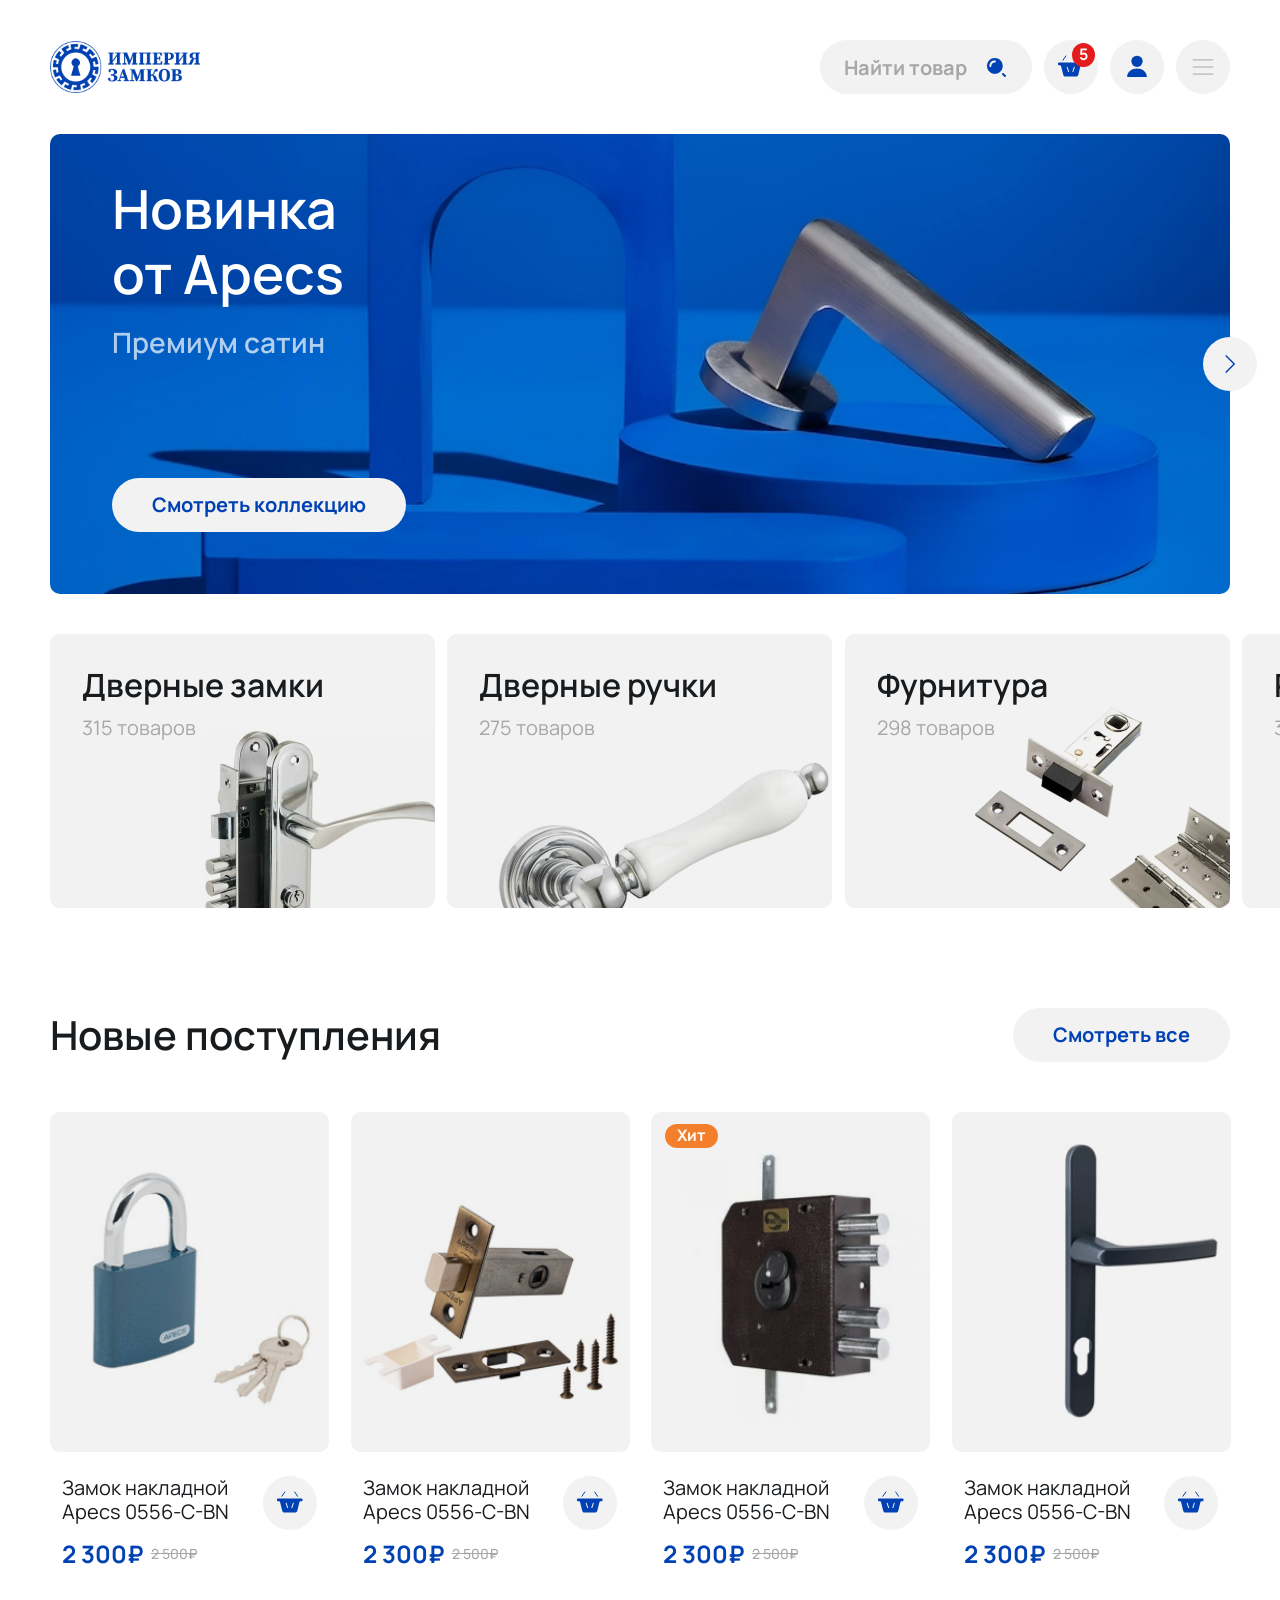
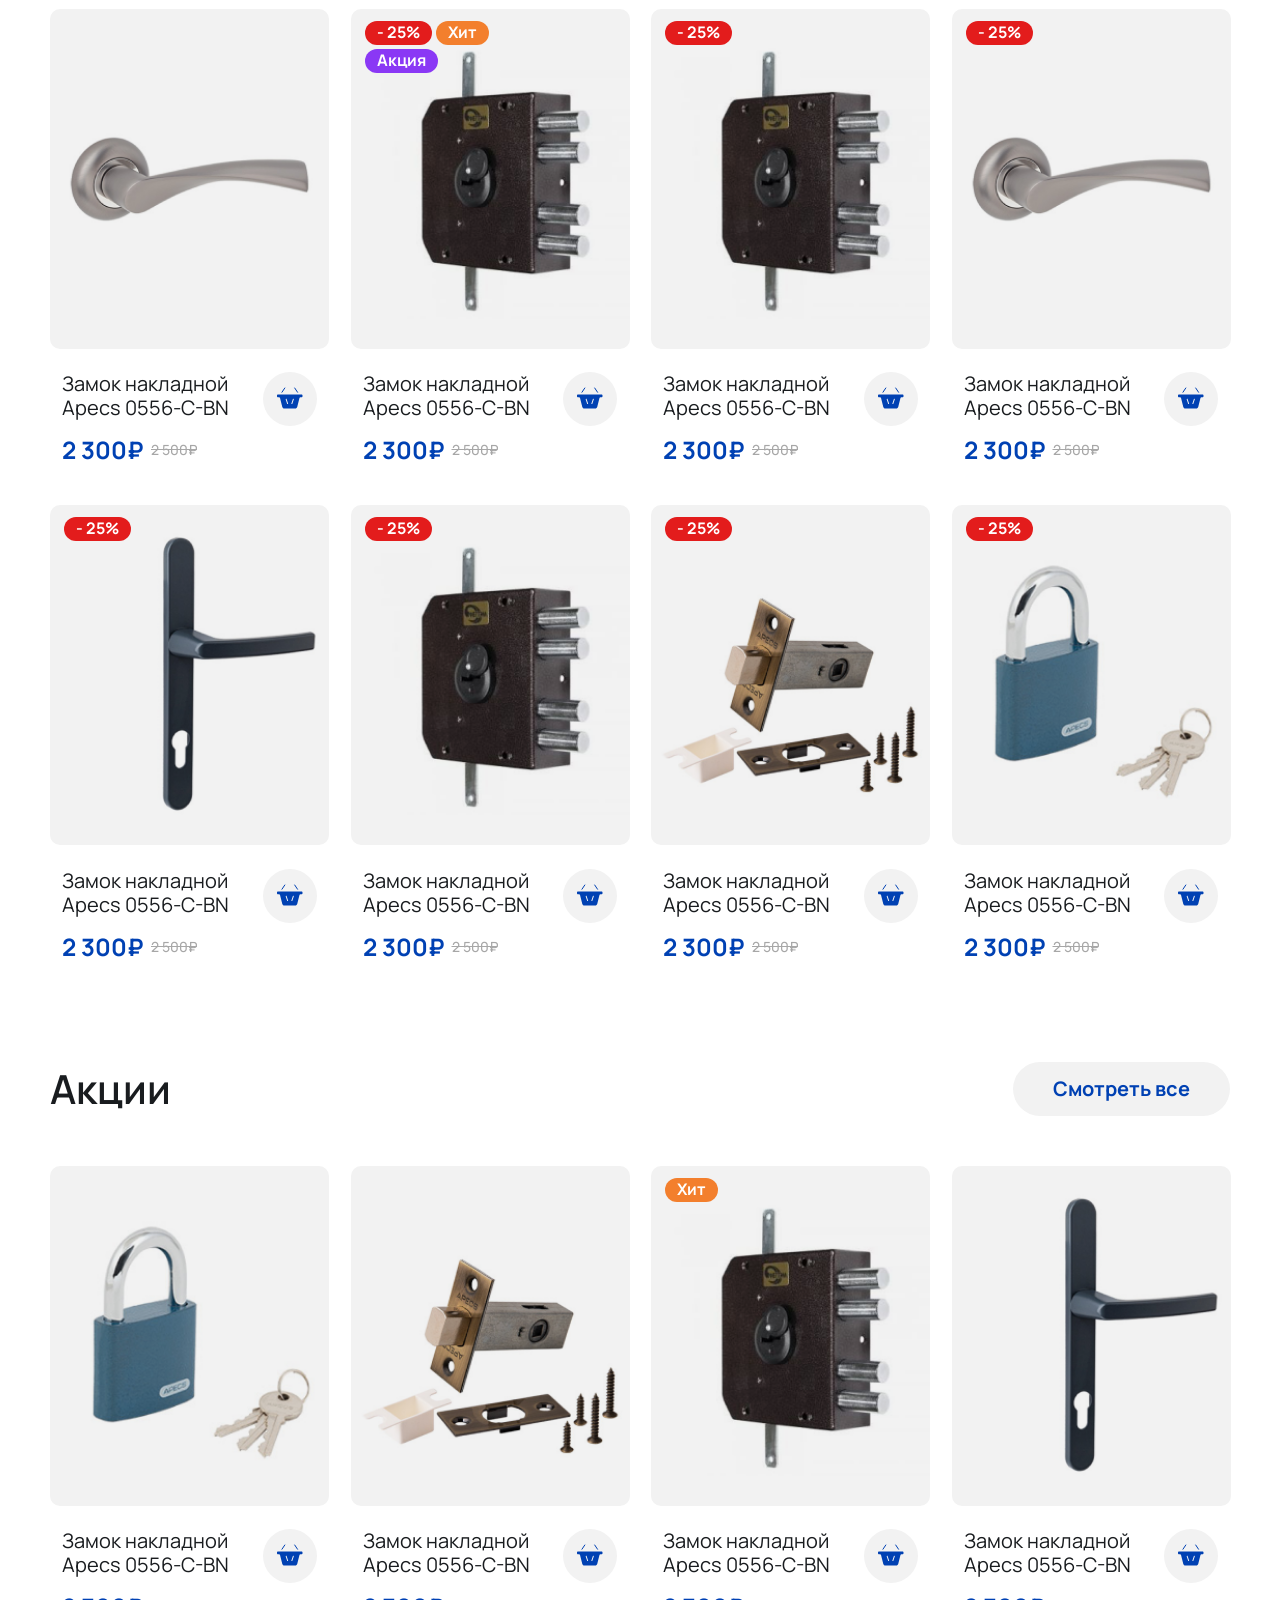
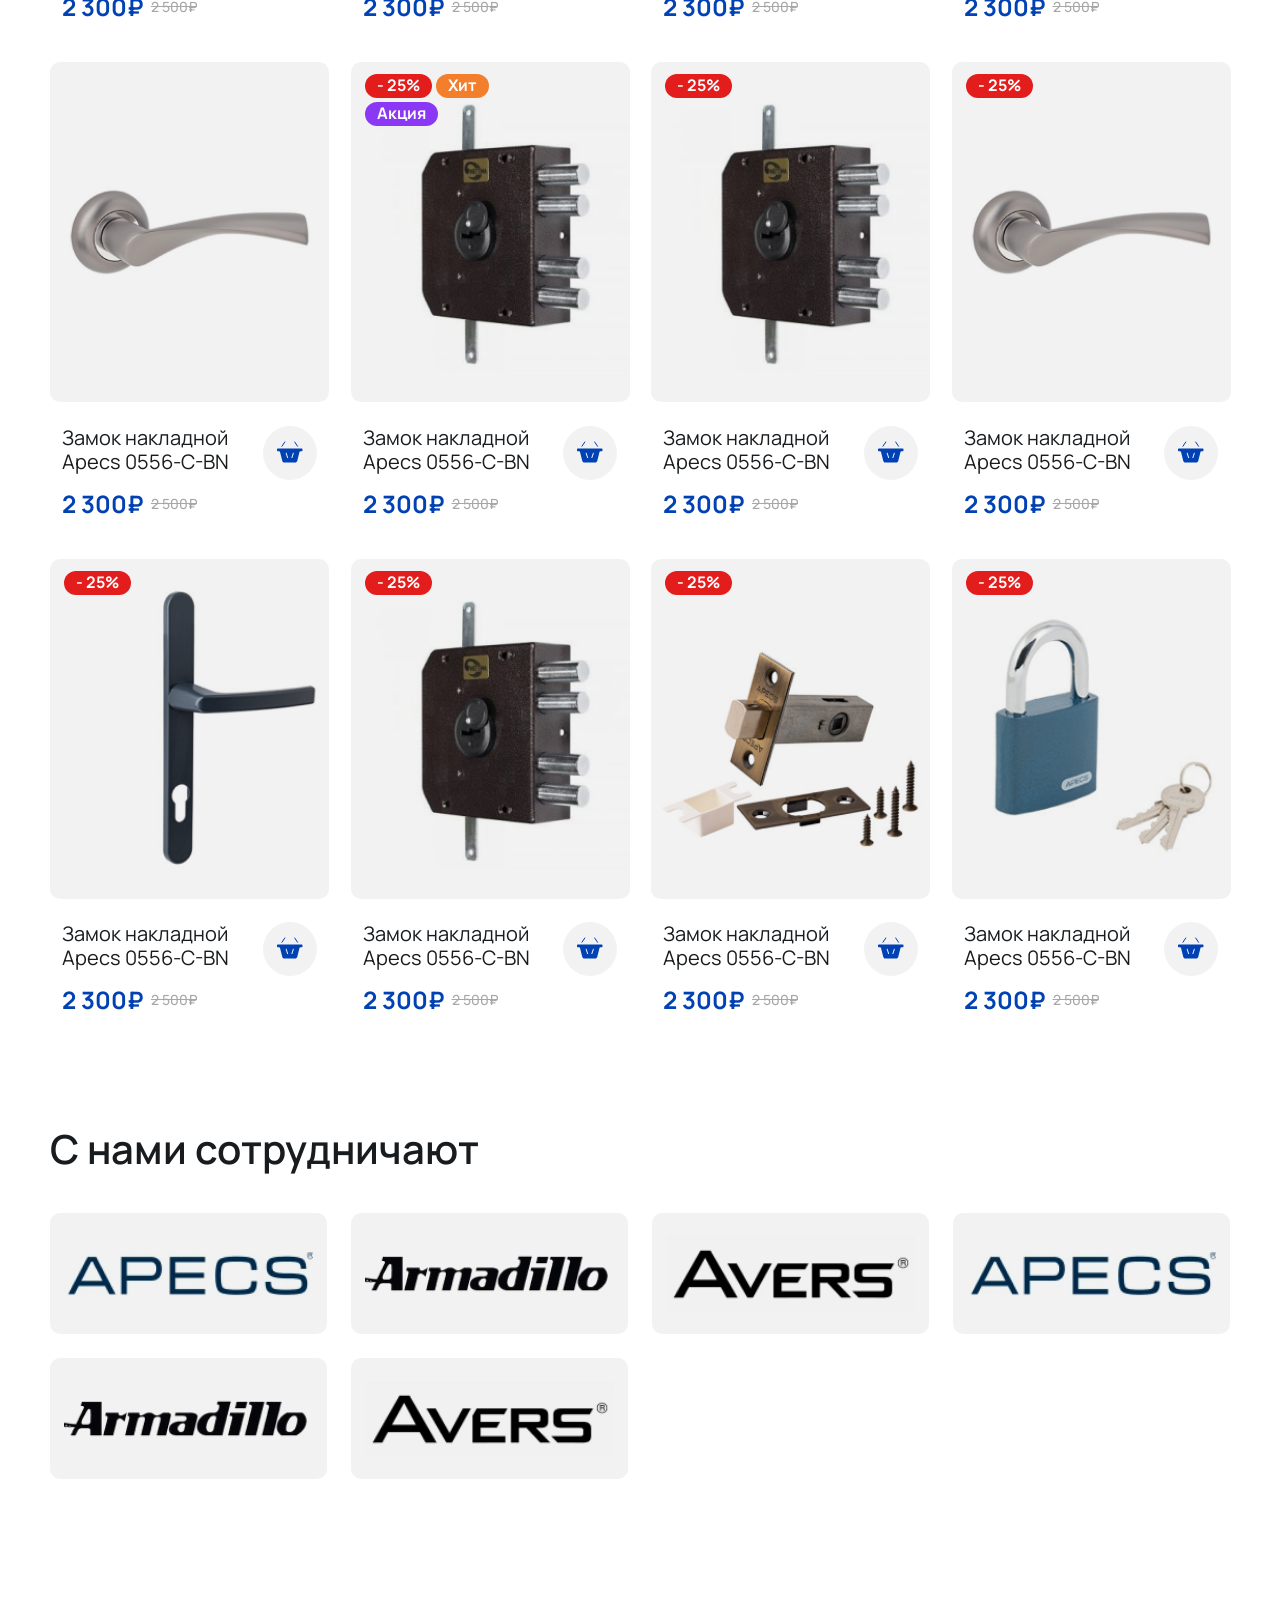
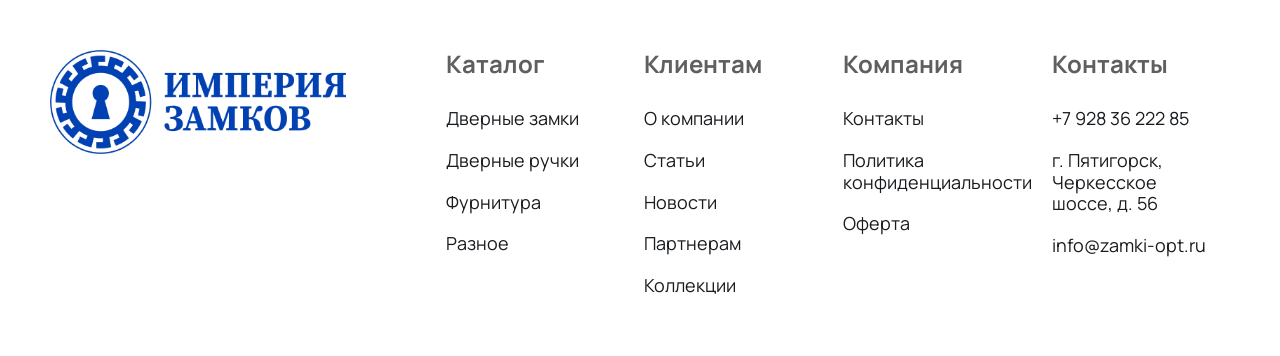
<file: index.html>
<!DOCTYPE html>
<html lang="ru">

<head>
	<meta charset="UTF-8">
	<meta name="viewport" content="width=device-width, initial-scale=1.0">
	<title>Главная</title>
	<link rel="stylesheet" href="css/style.css">
	<link rel="stylesheet" href="css/splide-core.min.css">
</head>

<body class="page_main">
	<header>
		<div class="container">
			<a href="index.html" class="logo">
				<img src="images/logo.webp" alt="">
			</a>
			<nav class="nav accordions">
				<div class="nav-menu-trigger link accordion _open">
					<div class="accordion__q accordion__trigger">
						<span>Каталог</span>
						<svg width="34" height="34" viewBox="0 0 34 34" fill="none" xmlns="http://www.w3.org/2000/svg">
							<path d="M25.5 12.75L17 21.25L8.5 12.75" stroke="#696969" />
						</svg>
					</div>
					<section class="nav-menu accordion__a">
						<div class="group">
							<h4 class="group-title">Дверные замки</h4>
							<a href="catalog.html" class="group-link">Накладные</a>
							<a href="catalog.html" class="group-link">Врезные</a>
							<a href="catalog.html" class="group-link">Защелки дверные</a>
							<a href="catalog.html" class="group-link">Навесные</a>
							<a href="catalog.html" class="group-link">Кодовые</a>
						</div>
						<div class="group">
							<h4 class="group-title">Дверные ручки</h4>
							<a href="catalog.html" class="group-link">Раздельные</a>
							<a href="catalog.html" class="group-link">На планке</a>
							<a href="catalog.html" class="group-link">Скобы</a>
							<a href="catalog.html" class="group-link">Кнобы</a>
							<a href="catalog.html" class="group-link">Для раздвижных дверей</a>
							<a href="catalog.html" class="group-link">Кнопки</a>
						</div>
						<div class="group">
							<h4 class="group-title">Фурнитура</h4>
							<a href="catalog.html" class="group-link">Петли</a>
							<a href="catalog.html" class="group-link">Шпингалеты, засовы</a>
							<a href="catalog.html" class="group-link">Задвижки дверные</a>
							<a href="catalog.html" class="group-link">Фурнитура к «антипанике»</a>
						</div>
						<div class="group _double">
							<h4 class="group-title">Разное</h4>
							<a href="catalog.html" class="group-link">Механизмы секретности</a>
							<a href="catalog.html" class="group-link">Броненакладки</a>
							<a href="catalog.html" class="group-link">Накладки, wc-комплекты</a>
							<a href="catalog.html" class="group-link">Таблички информационные</a>
							<a href="catalog.html" class="group-link">Дверные доводчики</a>
							<a href="catalog.html" class="group-link">Цифры дверные</a>
							<a href="catalog.html" class="group-link">Оконная фурнитура</a>
							<a href="catalog.html" class="group-link">Кронштейны</a>
							<a href="catalog.html" class="group-link">Упоры дверные</a>
							<a href="catalog.html" class="group-link">Мебельная фурнитура</a>
							<a href="catalog.html" class="group-link">Крючки</a>
							<a href="catalog.html" class="group-link">Почтовые ящики</a>
							<a href="catalog.html" class="group-link">Почтовые замки</a>
							<a href="catalog.html" class="group-link">Перфорированный крепеж</a>
							<a href="catalog.html" class="group-link">Оптика</a>
							<a href="catalog.html" class="group-link">Разное</a>
						</div>
					</section>
				</div>
				<a href="about-company.html" class="link">О компании</a>
				<a href="news.html" class="link">Новости</a>
				<a href="cooperation.html" class="link">Партнерам</a>
				<a href="collection.html" class="link">Коллекции</a>
				<a href="contacts.html" class="link">Контакты</a>
			</nav>
			<div class="actions">
				<button class="search-trigger">
					<img src="images/icons/search.svg" alt="">
				</button>
				<label class="component_search">
					<input type="text" placeholder="Найти товар">
					<img src="images/icons/search.svg" alt="">
					<div class="component_search__results">
						<a href="" class="component_search__result">Ручки раздельные Apecs Premier H-0523-Z-AB</a>
						<a href="" class="component_search__result">Замок накладной Apecs 0556-C-BN</a>
						<a href="" class="component_search__result">Замок накладной Apecs 0556-C-BN</a>
						<a href="" class="component_search__result">Замок накладной Apecs 0556-C-BN</a>
						<a href="catalog.html" class="component_search__see-all">Смотреть все</a>
					</div>
				</label>
				<a href="ordering.html" class="basket">
					<img src="images/icons/basket.svg" alt="">
					<span>5</span>
				</a>
				<a href="profile.html" class="person">
					<img src="images/icons/user.svg" alt="">
				</a>
				<button class="mobile-nav-trigger">
					<svg class="lines" width="34" height="34" viewBox="0 0 34 34" fill="none" xmlns="http://www.w3.org/2000/svg">
						<path d="M7.08337 9.91675H26.9167" stroke="#A7A7A7" stroke-linecap="round" />
						<path d="M7.08337 17H26.9167" stroke="#A7A7A7" stroke-linecap="round" />
						<path d="M7.08337 24.0833H26.9167" stroke="#A7A7A7" stroke-linecap="round" />
					</svg>

					<svg class="close" width="34" height="34" viewBox="0 0 34 34" fill="none" xmlns="http://www.w3.org/2000/svg">
						<path d="M28.3334 5.66675L5.66669 28.3334" stroke="#A7A7A7" stroke-linecap="round"
							stroke-linejoin="round" />
						<path d="M5.66665 5.66675L28.3333 28.3334" stroke="#A7A7A7" stroke-linecap="round"
							stroke-linejoin="round" />
					</svg>
				</button>

			</div>

		</div>
	</header>

	<main>
		<section class="start-slide splide" id="start_splide">
			<div class="container">
				<div class="splide__arrows">
					<button class="splide__arrow splide__arrow--prev">
						<img src="images/icons/arrow-left-blue.svg" alt="">
					</button>
					<button class="splide__arrow splide__arrow--next">
						<img src="images/icons/arrow-right-blue.svg" alt="">
					</button>
				</div>
				<div class="splide__track">
					<div class="splide__list">
						<article class="splide__slide">
							<img src="images/start-1.webp" alt="" class="bg">
							<h2 class="title">Новинка <br> от Apecs</h2>
							<div class="subtitle">Премиум сатин</div>
							<a href="collection.html" class="button">Смотреть коллекцию</a>
						</article>
						<article class="splide__slide">
							<img src="images/start-2.webp" alt="" class="bg">
							<h2 class="title">Беспроигрышный <br> вариант</h2>
							<div class="subtitle">Ручки, которые понравятся всем</div>
							<a href="collection.html" class="button">Смотреть коллекцию</a>
						</article>
						<article class="splide__slide">
							<img src="images/start-3.webp" alt="" class="bg">
							<h2 class="title">Люкс коллекция <br> от Apecs</h2>
							<div class="subtitle">Премиальное качество <br> по доступной цене</div>
							<a href="collection.html" class="button">Смотреть коллекцию</a>
						</article>
					</div>
				</div>
			</div>
		</section>

		<section class="start-catalog splide" id="start-catalog_splide">
			<div class="container">
				<div class="splide__track">
					<div class="splide__list">
						<a href="catalog.html" class="splide__slide">
							<img src="images/start-4.webp" class="bg" alt="">
							<h3 class="title">Дверные замки</h3>
							<div class="text">315 товаров</div>
						</a>
						<a href="catalog.html" class="splide__slide">
							<img src="images/start-5.webp" class="bg" alt="">
							<h3 class="title">Дверные ручки</h3>
							<div class="text">275 товаров</div>
						</a>
						<a href="catalog.html" class="splide__slide">
							<img src="images/start-6.webp" class="bg" alt="">
							<h3 class="title">Фурнитура</h3>
							<div class="text">298 товаров</div>
						</a>
						<a href="catalog.html" class="splide__slide">
							<img src="images/start-7.webp" class="bg" alt="">
							<h3 class="title">Разное</h3>
							<div class="text">3 325 товаров</div>
						</a>
					</div>
				</div>
			</div>
		</section>

		<section class="catalog">
			<div class="container">
				<div class="head">
					<h2 class="title">Новые поступления</h2>
					<a href="" class="see-all">
						<span>Смотреть все</span>
						<img src="images/icons/arrow-right-blue.svg" alt="">
					</a>
				</div>
				<div class="grid">
					<article class="card">
						<div class="tags">
							<span class="tag red">- 25%</span>
						</div>
						<button class="image product-modal-trigger">
							<img src="images/products/1.png" alt="" loading="lazy" class="bg">
						</button>
						<div class="actions">
							<div class="left">
								<div class="name">Замок накладной Apecs 0556-C-BN</div>
								<div class="price">
									<span class="new-price">2 300₽</span>
									<span class="old-price">2 500₽</span>
								</div>
							</div>
							<button class="basket">
								<img src="images/icons/basket.svg" alt="">
							</button>
						</div>
					</article>
					<article class="card">
						<button class="image product-modal-trigger">
							<img src="images/products/2.png" alt="" loading="lazy" class="bg">
						</button>
						<div class="actions">
							<div class="left">
								<div class="name">Замок накладной Apecs 0556-C-BN</div>
								<div class="price">
									<span class="new-price">2 300₽</span>
									<span class="old-price">2 500₽</span>
								</div>
							</div>
							<button class="basket">
								<img src="images/icons/basket.svg" alt="">
							</button>
						</div>
					</article>
					<article class="card">
						<button class="image product-modal-trigger">
							<img src="images/products/3.png" alt="" loading="lazy" class="bg">
						</button>
						<div class="tags">
							<span class="tag orange">Хит</span>
						</div>
						<div class="actions">
							<div class="left">
								<div class="name">Замок накладной Apecs 0556-C-BN</div>
								<div class="price">
									<span class="new-price">2 300₽</span>
									<span class="old-price">2 500₽</span>
								</div>
							</div>
							<button class="basket">
								<img src="images/icons/basket.svg" alt="">
							</button>
						</div>
					</article>
					<article class="card">
						<button class="image product-modal-trigger">
							<img src="images/products/4.png" alt="" loading="lazy" class="bg">
						</button>
						<div class="actions">
							<div class="left">
								<div class="name">Замок накладной Apecs 0556-C-BN</div>
								<div class="price">
									<span class="new-price">2 300₽</span>
									<span class="old-price">2 500₽</span>
								</div>
							</div>
							<button class="basket">
								<img src="images/icons/basket.svg" alt="">
							</button>
						</div>
					</article>
					<article class="card">
						<button class="image product-modal-trigger">
							<img src="images/products/5.png" alt="" loading="lazy" class="bg">
						</button>
						<div class="actions">
							<div class="left">
								<div class="name">Замок накладной Apecs 0556-C-BN</div>
								<div class="price">
									<span class="new-price">2 300₽</span>
									<span class="old-price">2 500₽</span>
								</div>
							</div>
							<button class="basket">
								<img src="images/icons/basket.svg" alt="">
							</button>
						</div>
					</article>
					<article class="card">
						<button class="image product-modal-trigger">
							<img src="images/products/6.png" alt="" loading="lazy" class="bg">
						</button>
						<div class="tags">
							<span class="tag red">- 25%</span>
							<span class="tag orange">Хит</span>
							<span class="tag purple">Акция</span>
						</div>
						<div class="actions">
							<div class="left">
								<div class="name">Замок накладной Apecs 0556-C-BN</div>
								<div class="price">
									<span class="new-price">2 300₽</span>
									<span class="old-price">2 500₽</span>
								</div>
							</div>
							<button class="basket">
								<img src="images/icons/basket.svg" alt="">
							</button>
						</div>
					</article>
					<article class="card">
						<button class="image product-modal-trigger">
							<img src="images/products/6.png" alt="" loading="lazy" class="bg">
						</button>
						<div class="tags">
							<span class="tag red">- 25%</span>
						</div>
						<div class="actions">
							<div class="left">
								<div class="name">Замок накладной Apecs 0556-C-BN</div>
								<div class="price">
									<span class="new-price">2 300₽</span>
									<span class="old-price">2 500₽</span>
								</div>
							</div>
							<button class="basket">
								<img src="images/icons/basket.svg" alt="">
							</button>
						</div>
					</article>
					<article class="card">
						<button class="image product-modal-trigger">
							<img src="images/products/5.png" alt="" loading="lazy" class="bg">
						</button>
						<div class="tags">
							<span class="tag red">- 25%</span>
						</div>
						<div class="actions">
							<div class="left">
								<div class="name">Замок накладной Apecs 0556-C-BN</div>
								<div class="price">
									<span class="new-price">2 300₽</span>
									<span class="old-price">2 500₽</span>
								</div>
							</div>
							<button class="basket">
								<img src="images/icons/basket.svg" alt="">
							</button>
						</div>
					</article>
					<article class="card">
						<button class="image product-modal-trigger">
							<img src="images/products/4.png" alt="" loading="lazy" class="bg">
						</button>
						<div class="tags">
							<span class="tag red">- 25%</span>
						</div>
						<div class="actions">
							<div class="left">
								<div class="name">Замок накладной Apecs 0556-C-BN</div>
								<div class="price">
									<span class="new-price">2 300₽</span>
									<span class="old-price">2 500₽</span>
								</div>
							</div>
							<button class="basket">
								<img src="images/icons/basket.svg" alt="">
							</button>
						</div>
					</article>
					<article class="card">
						<button class="image product-modal-trigger">
							<img src="images/products/3.png" alt="" loading="lazy" class="bg">
						</button>
						<div class="tags">
							<span class="tag red">- 25%</span>
						</div>
						<div class="actions">
							<div class="left">
								<div class="name">Замок накладной Apecs 0556-C-BN</div>
								<div class="price">
									<span class="new-price">2 300₽</span>
									<span class="old-price">2 500₽</span>
								</div>
							</div>
							<button class="basket">
								<img src="images/icons/basket.svg" alt="">
							</button>
						</div>
					</article>
					<article class="card">
						<button class="image product-modal-trigger">
							<img src="images/products/2.png" alt="" loading="lazy" class="bg">
						</button>
						<div class="tags">
							<span class="tag red">- 25%</span>
						</div>
						<div class="actions">
							<div class="left">
								<div class="name">Замок накладной Apecs 0556-C-BN</div>
								<div class="price">
									<span class="new-price">2 300₽</span>
									<span class="old-price">2 500₽</span>
								</div>
							</div>
							<button class="basket">
								<img src="images/icons/basket.svg" alt="">
							</button>
						</div>
					</article>
					<article class="card">
						<button class="image product-modal-trigger">
							<img src="images/products/1.png" alt="" loading="lazy" class="bg">
						</button>
						<div class="tags">
							<span class="tag red">- 25%</span>
						</div>
						<div class="actions">
							<div class="left">
								<div class="name">Замок накладной Apecs 0556-C-BN</div>
								<div class="price">
									<span class="new-price">2 300₽</span>
									<span class="old-price">2 500₽</span>
								</div>
							</div>
							<button class="basket">
								<img src="images/icons/basket.svg" alt="">
							</button>
						</div>
					</article>
				</div>
			</div>
		</section>

		<section class="catalog">
			<div class="container">
				<div class="head">
					<h2 class="title">Акции</h2>
					<a href="" class="see-all">
						<span>Смотреть все</span>
						<img src="images/icons/arrow-right-blue.svg" alt="">
					</a>
				</div>
				<div class="grid">
					<article class="card">
						<div class="tags">
							<span class="tag red">- 25%</span>
						</div>
						<button class="image product-modal-trigger">
							<img src="images/products/1.png" alt="" loading="lazy" class="bg">
						</button>
						<div class="actions">
							<div class="left">
								<div class="name">Замок накладной Apecs 0556-C-BN</div>
								<div class="price">
									<span class="new-price">2 300₽</span>
									<span class="old-price">2 500₽</span>
								</div>
							</div>
							<button class="basket">
								<img src="images/icons/basket.svg" alt="">
							</button>
						</div>
					</article>
					<article class="card">
						<button class="image product-modal-trigger">
							<img src="images/products/2.png" alt="" loading="lazy" class="bg">
						</button>
						<div class="actions">
							<div class="left">
								<div class="name">Замок накладной Apecs 0556-C-BN</div>
								<div class="price">
									<span class="new-price">2 300₽</span>
									<span class="old-price">2 500₽</span>
								</div>
							</div>
							<button class="basket">
								<img src="images/icons/basket.svg" alt="">
							</button>
						</div>
					</article>
					<article class="card">
						<button class="image product-modal-trigger">
							<img src="images/products/3.png" alt="" loading="lazy" class="bg">
						</button>
						<div class="tags">
							<span class="tag orange">Хит</span>
						</div>
						<div class="actions">
							<div class="left">
								<div class="name">Замок накладной Apecs 0556-C-BN</div>
								<div class="price">
									<span class="new-price">2 300₽</span>
									<span class="old-price">2 500₽</span>
								</div>
							</div>
							<button class="basket">
								<img src="images/icons/basket.svg" alt="">
							</button>
						</div>
					</article>
					<article class="card">
						<button class="image product-modal-trigger">
							<img src="images/products/4.png" alt="" loading="lazy" class="bg">
						</button>
						<div class="actions">
							<div class="left">
								<div class="name">Замок накладной Apecs 0556-C-BN</div>
								<div class="price">
									<span class="new-price">2 300₽</span>
									<span class="old-price">2 500₽</span>
								</div>
							</div>
							<button class="basket">
								<img src="images/icons/basket.svg" alt="">
							</button>
						</div>
					</article>
					<article class="card">
						<button class="image product-modal-trigger">
							<img src="images/products/5.png" alt="" loading="lazy" class="bg">
						</button>
						<div class="actions">
							<div class="left">
								<div class="name">Замок накладной Apecs 0556-C-BN</div>
								<div class="price">
									<span class="new-price">2 300₽</span>
									<span class="old-price">2 500₽</span>
								</div>
							</div>
							<button class="basket">
								<img src="images/icons/basket.svg" alt="">
							</button>
						</div>
					</article>
					<article class="card">
						<button class="image product-modal-trigger">
							<img src="images/products/6.png" alt="" loading="lazy" class="bg">
						</button>
						<div class="tags">
							<span class="tag red">- 25%</span>
							<span class="tag orange">Хит</span>
							<span class="tag purple">Акция</span>
						</div>
						<div class="actions">
							<div class="left">
								<div class="name">Замок накладной Apecs 0556-C-BN</div>
								<div class="price">
									<span class="new-price">2 300₽</span>
									<span class="old-price">2 500₽</span>
								</div>
							</div>
							<button class="basket">
								<img src="images/icons/basket.svg" alt="">
							</button>
						</div>
					</article>
					<article class="card">
						<button class="image product-modal-trigger">
							<img src="images/products/6.png" alt="" loading="lazy" class="bg">
						</button>
						<div class="tags">
							<span class="tag red">- 25%</span>
						</div>
						<div class="actions">
							<div class="left">
								<div class="name">Замок накладной Apecs 0556-C-BN</div>
								<div class="price">
									<span class="new-price">2 300₽</span>
									<span class="old-price">2 500₽</span>
								</div>
							</div>
							<button class="basket">
								<img src="images/icons/basket.svg" alt="">
							</button>
						</div>
					</article>
					<article class="card">
						<button class="image product-modal-trigger">
							<img src="images/products/5.png" alt="" loading="lazy" class="bg">
						</button>
						<div class="tags">
							<span class="tag red">- 25%</span>
						</div>
						<div class="actions">
							<div class="left">
								<div class="name">Замок накладной Apecs 0556-C-BN</div>
								<div class="price">
									<span class="new-price">2 300₽</span>
									<span class="old-price">2 500₽</span>
								</div>
							</div>
							<button class="basket">
								<img src="images/icons/basket.svg" alt="">
							</button>
						</div>
					</article>
					<article class="card">
						<button class="image product-modal-trigger">
							<img src="images/products/4.png" alt="" loading="lazy" class="bg">
						</button>
						<div class="tags">
							<span class="tag red">- 25%</span>
						</div>
						<div class="actions">
							<div class="left">
								<div class="name">Замок накладной Apecs 0556-C-BN</div>
								<div class="price">
									<span class="new-price">2 300₽</span>
									<span class="old-price">2 500₽</span>
								</div>
							</div>
							<button class="basket">
								<img src="images/icons/basket.svg" alt="">
							</button>
						</div>
					</article>
					<article class="card">
						<button class="image product-modal-trigger">
							<img src="images/products/3.png" alt="" loading="lazy" class="bg">
						</button>
						<div class="tags">
							<span class="tag red">- 25%</span>
						</div>
						<div class="actions">
							<div class="left">
								<div class="name">Замок накладной Apecs 0556-C-BN</div>
								<div class="price">
									<span class="new-price">2 300₽</span>
									<span class="old-price">2 500₽</span>
								</div>
							</div>
							<button class="basket">
								<img src="images/icons/basket.svg" alt="">
							</button>
						</div>
					</article>
					<article class="card">
						<button class="image product-modal-trigger">
							<img src="images/products/2.png" alt="" loading="lazy" class="bg">
						</button>
						<div class="tags">
							<span class="tag red">- 25%</span>
						</div>
						<div class="actions">
							<div class="left">
								<div class="name">Замок накладной Apecs 0556-C-BN</div>
								<div class="price">
									<span class="new-price">2 300₽</span>
									<span class="old-price">2 500₽</span>
								</div>
							</div>
							<button class="basket">
								<img src="images/icons/basket.svg" alt="">
							</button>
						</div>
					</article>
					<article class="card">
						<button class="image product-modal-trigger">
							<img src="images/products/1.png" alt="" loading="lazy" class="bg">
						</button>
						<div class="tags">
							<span class="tag red">- 25%</span>
						</div>
						<div class="actions">
							<div class="left">
								<div class="name">Замок накладной Apecs 0556-C-BN</div>
								<div class="price">
									<span class="new-price">2 300₽</span>
									<span class="old-price">2 500₽</span>
								</div>
							</div>
							<button class="basket">
								<img src="images/icons/basket.svg" alt="">
							</button>
						</div>
					</article>
				</div>
			</div>
		</section>

		<section class="partners">
			<div class="container">
				<h2 class="title">С нами сотрудничают</h2>
				<div class="row">
					<div class="card">
						<img src="images/partners/partner-1.webp" loading="lazy" alt="">
					</div>
					<div class="card">
						<img src="images/partners/partner-2.webp" loading="lazy" alt="">
					</div>
					<div class="card">
						<img src="images/partners/partner-3.webp" loading="lazy" alt="">
					</div>
					<div class="card">
						<img src="images/partners/partner-1.webp" loading="lazy" alt="">
					</div>
					<div class="card">
						<img src="images/partners/partner-2.webp" loading="lazy" alt="">
					</div>
					<div class="card">
						<img src="images/partners/partner-3.webp" loading="lazy" alt="">
					</div>
				</div>
			</div>
		</section>
	</main>

	<section class="product-modal modal">
		<div class="modal__body">
			<button class="modal__close">
				<svg width="34" height="34" viewBox="0 0 34 34" fill="none" xmlns="http://www.w3.org/2000/svg">
					<path d="M28.3334 5.66675L5.66675 28.3334" stroke="#0041B3" stroke-linecap="round" stroke-linejoin="round" />
					<path d="M5.66659 5.66675L28.3333 28.3334" stroke="#0041B3" stroke-linecap="round" stroke-linejoin="round" />
				</svg>
			</button>

			<div class="left">
				<div class="sliders">
					<section class="splide" id="product-preview_splide">
						<div class="counter"></div>

						<div class="splide__track">
							<div class="splide__list">
								<div class="splide__slide">
									<img src="images/product-preview.webp" loading="lazy" alt="">
								</div>
								<div class="splide__slide">
									<img src="images/products/1.png" loading="lazy" alt="">
								</div>
								<div class="splide__slide">
									<img src="images/products/2.png" loading="lazy" alt="">
								</div>
								<div class="splide__slide">
									<img src="images/products/3.png" loading="lazy" alt="">
								</div>
								<div class="splide__slide">
									<img src="images/products/4.png" loading="lazy" alt="">
								</div>
							</div>
						</div>
					</section>

					<section class="splide" id="product-preview-minimap_splide">
						<div class="splide__track">
							<div class="splide__list">
								<div class="splide__slide">
									<img src="images/product-preview.webp" loading="lazy" alt="">
								</div>
								<div class="splide__slide">
									<img src="images/products/1.png" loading="lazy" alt="">
								</div>
								<div class="splide__slide">
									<img src="images/products/2.png" loading="lazy" alt="">
								</div>
								<div class="splide__slide">
									<img src="images/products/3.png" loading="lazy" alt="">
								</div>
								<div class="splide__slide">
									<img src="images/products/4.png" loading="lazy" alt="">
								</div>
							</div>
						</div>

						<div class="splide__arrows">
							<button class="splide__arrow splide__arrow--prev">
								<svg width="34" height="34" viewBox="0 0 34 34" fill="none" xmlns="http://www.w3.org/2000/svg">
									<path d="M25.5 12.75L17 21.25L8.5 12.75" stroke="#0041B3" />
								</svg>
							</button>
							<button class="splide__arrow splide__arrow--next">
								<svg width="34" height="34" viewBox="0 0 34 34" fill="none" xmlns="http://www.w3.org/2000/svg">
									<path d="M25.5 12.75L17 21.25L8.5 12.75" stroke="#0041B3" />
								</svg>
							</button>
						</div>
					</section>
				</div>
				<div class="files _desktop">
					<a href="" class="file">
						<img src="images/files/pdf.svg" loading="lazy" alt="">
						<span>Сертификат качества</span>
					</a>
					<a href="" class="file">
						<img src="images/files/pdf.svg" loading="lazy" alt="">
						<span>Сертификат качества</span>
					</a>
					<a href="" class="file">
						<img src="images/files/pdf.svg" loading="lazy" alt="">
						<span>Сертификат качества</span>
					</a>
				</div>
			</div>
			<div class="right">
				<h3 class="title">Задвижка врезная Apecs L-0126-AB</h3>
				<div class="tags">
					<span>Арт. <span class="blue">A264671</span></span>
					<span>В упаковке: <span class="blue">100 шт</span></span>
					<span>Бренд: <span class="blue">Apecs</span></span>
				</div>
				<div class="price-and-button">
					<div class="price">
						<div class="prices">
							<span class="new-price">2 300₽</span>
							<span class="old-price">2 500₽</span>
						</div>
						<div class="discount">- 25%</div>
					</div>
					<button class="buy">В корзину</button>
				</div>
				<div class="info">
					<div>Тип упаковки</div>
					<div>Коробка</div>

					<div>Тип установки</div>
					<div>Врезной</div>

					<div>Удаление отверстия </div>
					<div>45 мм</div>

					<div>Вылет ригеля</div>
					<div>14 мм</div>

					<div>Размер сечения квадрата поворотной ручки</div>
					<div>6 мм</div>

					<div>Комплектуется поворотной ручкой / вертушкой</div>
					<div>Нет</div>

					<div>Наличие ответной планки в комплекте</div>
					<div>Да</div>

					<div>Тип покрытия</div>
					<div>Гальваника</div>

					<div>Цвет</div>
					<div>Бронза</div>

					<div>Длина</div>
					<div>64 мм</div>

					<div>Ширина</div>
					<div>20 мм</div>

					<div>Рекомендована для деревянных дверей</div>
					<div>Да</div>

					<div>Диаметр ригеля</div>
					<div>12 мм</div>

					<div>Тип крепежа</div>
					<div>Саморезы ST4*16 - 2 шт, ST4*25 - 2 шт.</div>
				</div>

				<div class="files _mobile">
					<a href="" class="file">
						<img src="images/files/pdf.svg" loading="lazy" alt="">
						<span>Сертификат качества</span>
					</a>
					<a href="" class="file">
						<img src="images/files/pdf.svg" loading="lazy" alt="">
						<span>Сертификат качества</span>
					</a>
					<a href="" class="file">
						<img src="images/files/pdf.svg" loading="lazy" alt="">
						<span>Сертификат качества</span>
					</a>
				</div>
			</div>
		</div>
	</section>

	<footer>
		<div class="container">
			<div class="logo">
				<img src="images/logo.webp" loading="lazy" alt="">
			</div>
			<div class="lists">
				<div class="list">
					<h5 class="list-title">Каталог</h5>
					<a href="catalog.html" class="list-item">Дверные замки</a>
					<a href="catalog.html" class="list-item">Дверные ручки</a>
					<a href="catalog.html" class="list-item">Фурнитура</a>
					<a href="catalog.html" class="list-item">Разное</a>
				</div>
				<div class="list">
					<h5 class="list-title">Клиентам</h5>
					<a href="about-company.html" class="list-item">О компании</a>
					<a href="news.html" class="list-item">Статьи</a>
					<a href="news.html" class="list-item">Новости</a>
					<a href="cooperation.html" class="list-item">Партнерам</a>
					<a href="collection.html" class="list-item">Коллекции</a>
				</div>
				<div class="list">
					<h5 class="list-title">Компания</h5>
					<a href="contacts.html" class="list-item">Контакты</a>
					<a href="" class="list-item">Политика <br> конфиденциальности</a>
					<a href="" class="list-item">Оферта</a>
				</div>
				<div class="list">
					<h5 class="list-title">Контакты</h5>
					<span class="list-item">+7 928 36 222 85</span>
					<span class="list-item">г. Пятигорск, Черкесское <br> шоссе, д. 56</span>
					<span class="list-item">info@zamki-opt.ru</span>
				</div>
			</div>
		</div>
	</footer>

	<script src="js/index.js"></script>
</body>

</html>
</file>
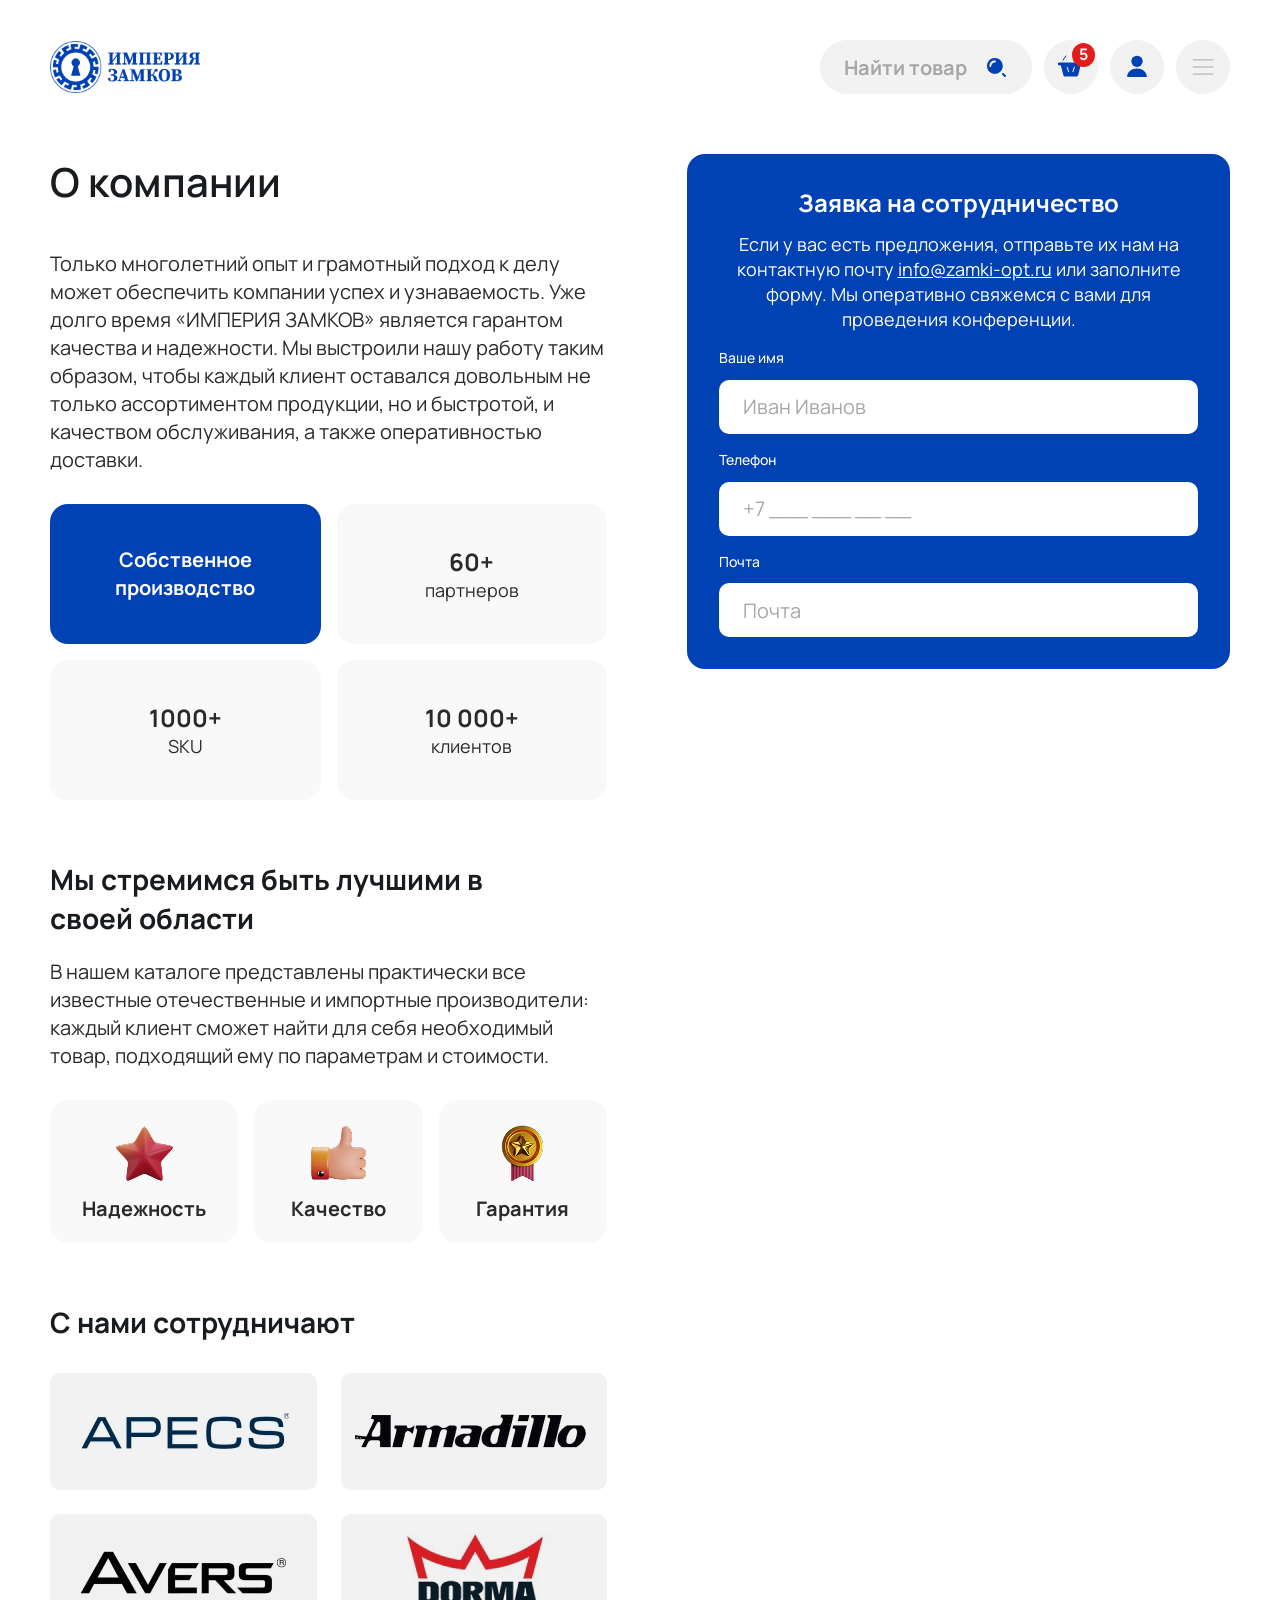
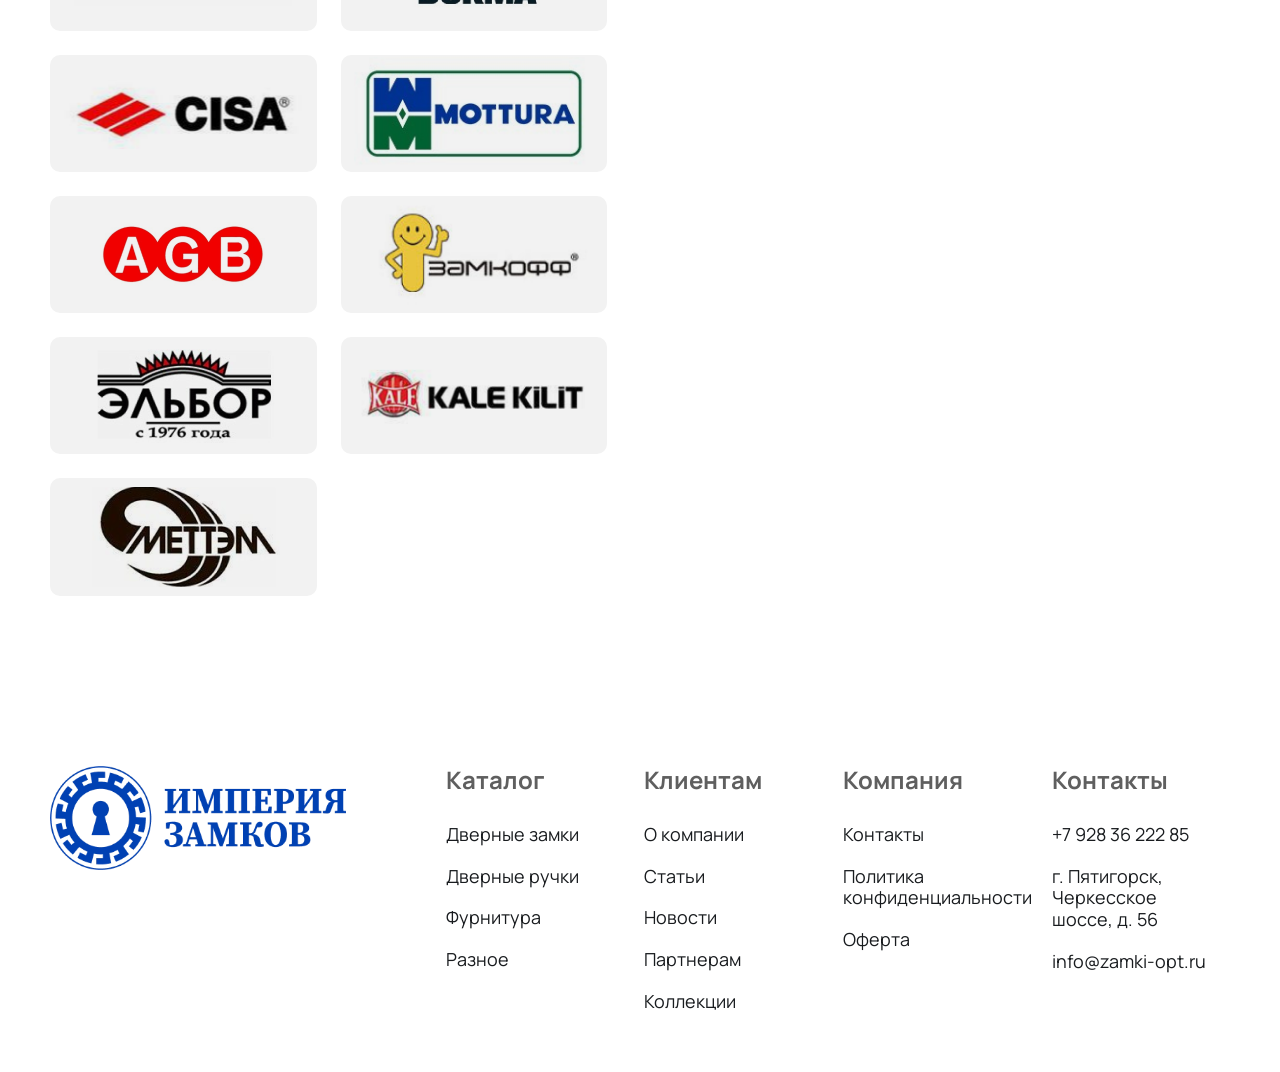
<file: about-company.html>
<!DOCTYPE html>
<html lang="ru">

<head>
	<meta charset="UTF-8">
	<meta name="viewport" content="width=device-width, initial-scale=1.0">
	<title>О компании</title>
	<link rel="stylesheet" href="css/style.css">
	<link rel="stylesheet" href="css/splide-core.min.css">
</head>

<body class="page_about-company">
	<header>
		<div class="container">
			<a href="index.html" class="logo">
				<img src="images/logo.webp" alt="">
			</a>
			<nav class="nav accordions">
				<div class="nav-menu-trigger link accordion _open">
					<div class="accordion__q accordion__trigger">
						<span>Каталог</span>
						<svg width="34" height="34" viewBox="0 0 34 34" fill="none" xmlns="http://www.w3.org/2000/svg">
							<path d="M25.5 12.75L17 21.25L8.5 12.75" stroke="#696969" />
						</svg>
					</div>
					<section class="nav-menu accordion__a">
						<div class="group">
							<h4 class="group-title">Дверные замки</h4>
							<a href="catalog.html" class="group-link">Накладные</a>
							<a href="catalog.html" class="group-link">Врезные</a>
							<a href="catalog.html" class="group-link">Защелки дверные</a>
							<a href="catalog.html" class="group-link">Навесные</a>
							<a href="catalog.html" class="group-link">Кодовые</a>
						</div>
						<div class="group">
							<h4 class="group-title">Дверные ручки</h4>
							<a href="catalog.html" class="group-link">Раздельные</a>
							<a href="catalog.html" class="group-link">На планке</a>
							<a href="catalog.html" class="group-link">Скобы</a>
							<a href="catalog.html" class="group-link">Кнобы</a>
							<a href="catalog.html" class="group-link">Для раздвижных дверей</a>
							<a href="catalog.html" class="group-link">Кнопки</a>
						</div>
						<div class="group">
							<h4 class="group-title">Фурнитура</h4>
							<a href="catalog.html" class="group-link">Петли</a>
							<a href="catalog.html" class="group-link">Шпингалеты, засовы</a>
							<a href="catalog.html" class="group-link">Задвижки дверные</a>
							<a href="catalog.html" class="group-link">Фурнитура к «антипанике»</a>
						</div>
						<div class="group _double">
							<h4 class="group-title">Разное</h4>
							<a href="catalog.html" class="group-link">Механизмы секретности</a>
							<a href="catalog.html" class="group-link">Броненакладки</a>
							<a href="catalog.html" class="group-link">Накладки, wc-комплекты</a>
							<a href="catalog.html" class="group-link">Таблички информационные</a>
							<a href="catalog.html" class="group-link">Дверные доводчики</a>
							<a href="catalog.html" class="group-link">Цифры дверные</a>
							<a href="catalog.html" class="group-link">Оконная фурнитура</a>
							<a href="catalog.html" class="group-link">Кронштейны</a>
							<a href="catalog.html" class="group-link">Упоры дверные</a>
							<a href="catalog.html" class="group-link">Мебельная фурнитура</a>
							<a href="catalog.html" class="group-link">Крючки</a>
							<a href="catalog.html" class="group-link">Почтовые ящики</a>
							<a href="catalog.html" class="group-link">Почтовые замки</a>
							<a href="catalog.html" class="group-link">Перфорированный крепеж</a>
							<a href="catalog.html" class="group-link">Оптика</a>
							<a href="catalog.html" class="group-link">Разное</a>
						</div>
					</section>
				</div>
				<a href="about-company.html" class="link">О компании</a>
				<a href="news.html" class="link">Новости</a>
				<a href="cooperation.html" class="link">Партнерам</a>
				<a href="collection.html" class="link">Коллекции</a>
				<a href="contacts.html" class="link">Контакты</a>
			</nav>
			<div class="actions">
				<button class="search-trigger">
					<img src="images/icons/search.svg" alt="">
				</button>
				<label class="component_search">
					<input type="text" placeholder="Найти товар">
					<img src="images/icons/search.svg" alt="">
				</label>
				<a href="ordering.html" class="basket">
					<img src="images/icons/basket.svg" alt="">
					<span>5</span>
				</a>
				<a href="profile.html" class="person">
					<img src="images/icons/user.svg" alt="">
				</a>
				<button class="mobile-nav-trigger">
					<svg class="lines" width="34" height="34" viewBox="0 0 34 34" fill="none" xmlns="http://www.w3.org/2000/svg">
						<path d="M7.08337 9.91675H26.9167" stroke="#A7A7A7" stroke-linecap="round" />
						<path d="M7.08337 17H26.9167" stroke="#A7A7A7" stroke-linecap="round" />
						<path d="M7.08337 24.0833H26.9167" stroke="#A7A7A7" stroke-linecap="round" />
					</svg>

					<svg class="close" width="34" height="34" viewBox="0 0 34 34" fill="none" xmlns="http://www.w3.org/2000/svg">
						<path d="M28.3334 5.66675L5.66669 28.3334" stroke="#A7A7A7" stroke-linecap="round"
							stroke-linejoin="round" />
						<path d="M5.66665 5.66675L28.3333 28.3334" stroke="#A7A7A7" stroke-linecap="round"
							stroke-linejoin="round" />
					</svg>
				</button>

			</div>

		</div>
	</header>

	<main>
		<section class="about-company">
			<div class="container">
				<div class="content">
					<section class="group">
						<h1 class="title">О компании</h1>
						<p class="text">
							Только многолетний опыт и грамотный подход к делу может обеспечить компании успех и узнаваемость. Уже
							долго
							время «ИМПЕРИЯ ЗАМКОВ» является гарантом качества и надежности. Мы выстроили нашу работу таким образом,
							чтобы каждый клиент оставался довольным не только ассортиментом продукции, но и быстротой, и качеством
							обслуживания, а также оперативностью доставки.
						</p>
						<ul class="points">
							<li class="point _blue">Собственное производство</li>
							<li class="point">
								<b>60+</b>
								<span>партнеров</span>
							</li>
							<li class="point">
								<b>1000+</b>
								<span>SKU</span>
							</li>
							<li class="point">
								<b>10 000+</b>
								<span>клиентов</span>
							</li>
						</ul>
					</section>
					<section class="group">
						<h2 class="subtitle">Мы стремимся быть лучшими в своей области</h2>
						<p class="text">
							В нашем каталоге представлены практически все известные отечественные и импортные производители: каждый
							клиент сможет найти для себя необходимый товар, подходящий ему по параметрам и стоимости.
						</p>
						<ul class="icon-points">
							<li class="icon-point">
								<img src="images/cooperation-1.png" alt="">
								<span>Надежность</span>
							</li>
							<li class="icon-point">
								<img src="images/cooperation-3.png" alt="">
								<span>Качество</span>
							</li>
							<li class="icon-point">
								<img src="images/cooperation-4.png" alt="">
								<span>Гарантия</span>
							</li>
						</ul>
					</section>
					<section class="group">
						<h2 class="subtitle">С нами сотрудничают</h2>
						<ul class="partners">
							<li class="partner">
								<img src="images/partners/partner-1.webp" alt="">
							</li>
							<li class="partner">
								<img src="images/partners/partner-2.webp" alt="">
							</li>
							<li class="partner">
								<img src="images/partners/partner-3.webp" alt="">
							</li>
							<li class="partner">
								<img src="images/partners/4.png" alt="">
							</li>
							<li class="partner">
								<img src="images/partners/5.png" alt="">
							</li>
							<li class="partner">
								<img src="images/partners/6.png" alt="">
							</li>
							<li class="partner">
								<img src="images/partners/7.png" alt="">
							</li>
							<li class="partner">
								<img src="images/partners/8.png" alt="">
							</li>
							<li class="partner">
								<img src="images/partners/9.png" alt="">
							</li>
							<li class="partner">
								<img src="images/partners/10.png" alt="">
							</li>
							<li class="partner">
								<img src="images/partners/11.png" alt="">
							</li>
						</ul>
					</section>
				</div>
				<form action="#" class="component_application-form">
					<h2 class="title">Заявка на сотрудничество</h2>
					<p class="text">
						Если у вас есть предложения, отправьте их нам на контактную почту
						<a href="info@zamki-opt.ru">info@zamki-opt.ru</a>
						или заполните форму. Мы оперативно свяжемся с вами для проведения конференции.
					</p>
					<div class="input">
						<span class="input-label">Ваше имя</span>
						<input class="component_input" type="text" placeholder="Иван Иванов" required>
					</div>
					<div class="input">
						<span class="input-label">Телефон</span>
						<input class="component_input" type="tel" placeholder="+7 ___ ___ __ __" required>
					</div>
					<div class="input">
						<span class="input-label">Почта</span>
						<input class="component_input" type="email" placeholder="Почта" required>
					</div>
				</form>
			</div>
		</section>
	</main>

	<footer>
		<div class="container">
			<div class="logo">
				<img src="images/logo.webp" loading="lazy" alt="">
			</div>
			<div class="lists">
				<div class="list">
					<h5 class="list-title">Каталог</h5>
					<a href="catalog.html" class="list-item">Дверные замки</a>
					<a href="catalog.html" class="list-item">Дверные ручки</a>
					<a href="catalog.html" class="list-item">Фурнитура</a>
					<a href="catalog.html" class="list-item">Разное</a>
				</div>
				<div class="list">
					<h5 class="list-title">Клиентам</h5>
					<a href="about-company.html" class="list-item">О компании</a>
					<a href="news.html" class="list-item">Статьи</a>
					<a href="news.html" class="list-item">Новости</a>
					<a href="cooperation.html" class="list-item">Партнерам</a>
					<a href="collection.html" class="list-item">Коллекции</a>
				</div>
				<div class="list">
					<h5 class="list-title">Компания</h5>
					<a href="contacts.html" class="list-item">Контакты</a>
					<a href="" class="list-item">Политика <br> конфиденциальности</a>
					<a href="" class="list-item">Оферта</a>
				</div>
				<div class="list">
					<h5 class="list-title">Контакты</h5>
					<span class="list-item">+7 928 36 222 85</span>
					<span class="list-item">г. Пятигорск, Черкесское <br> шоссе, д. 56</span>
					<span class="list-item">info@zamki-opt.ru</span>
				</div>
			</div>
		</div>
	</footer>

	<script src="js/index.js"></script>
</body>

</html>
</file>
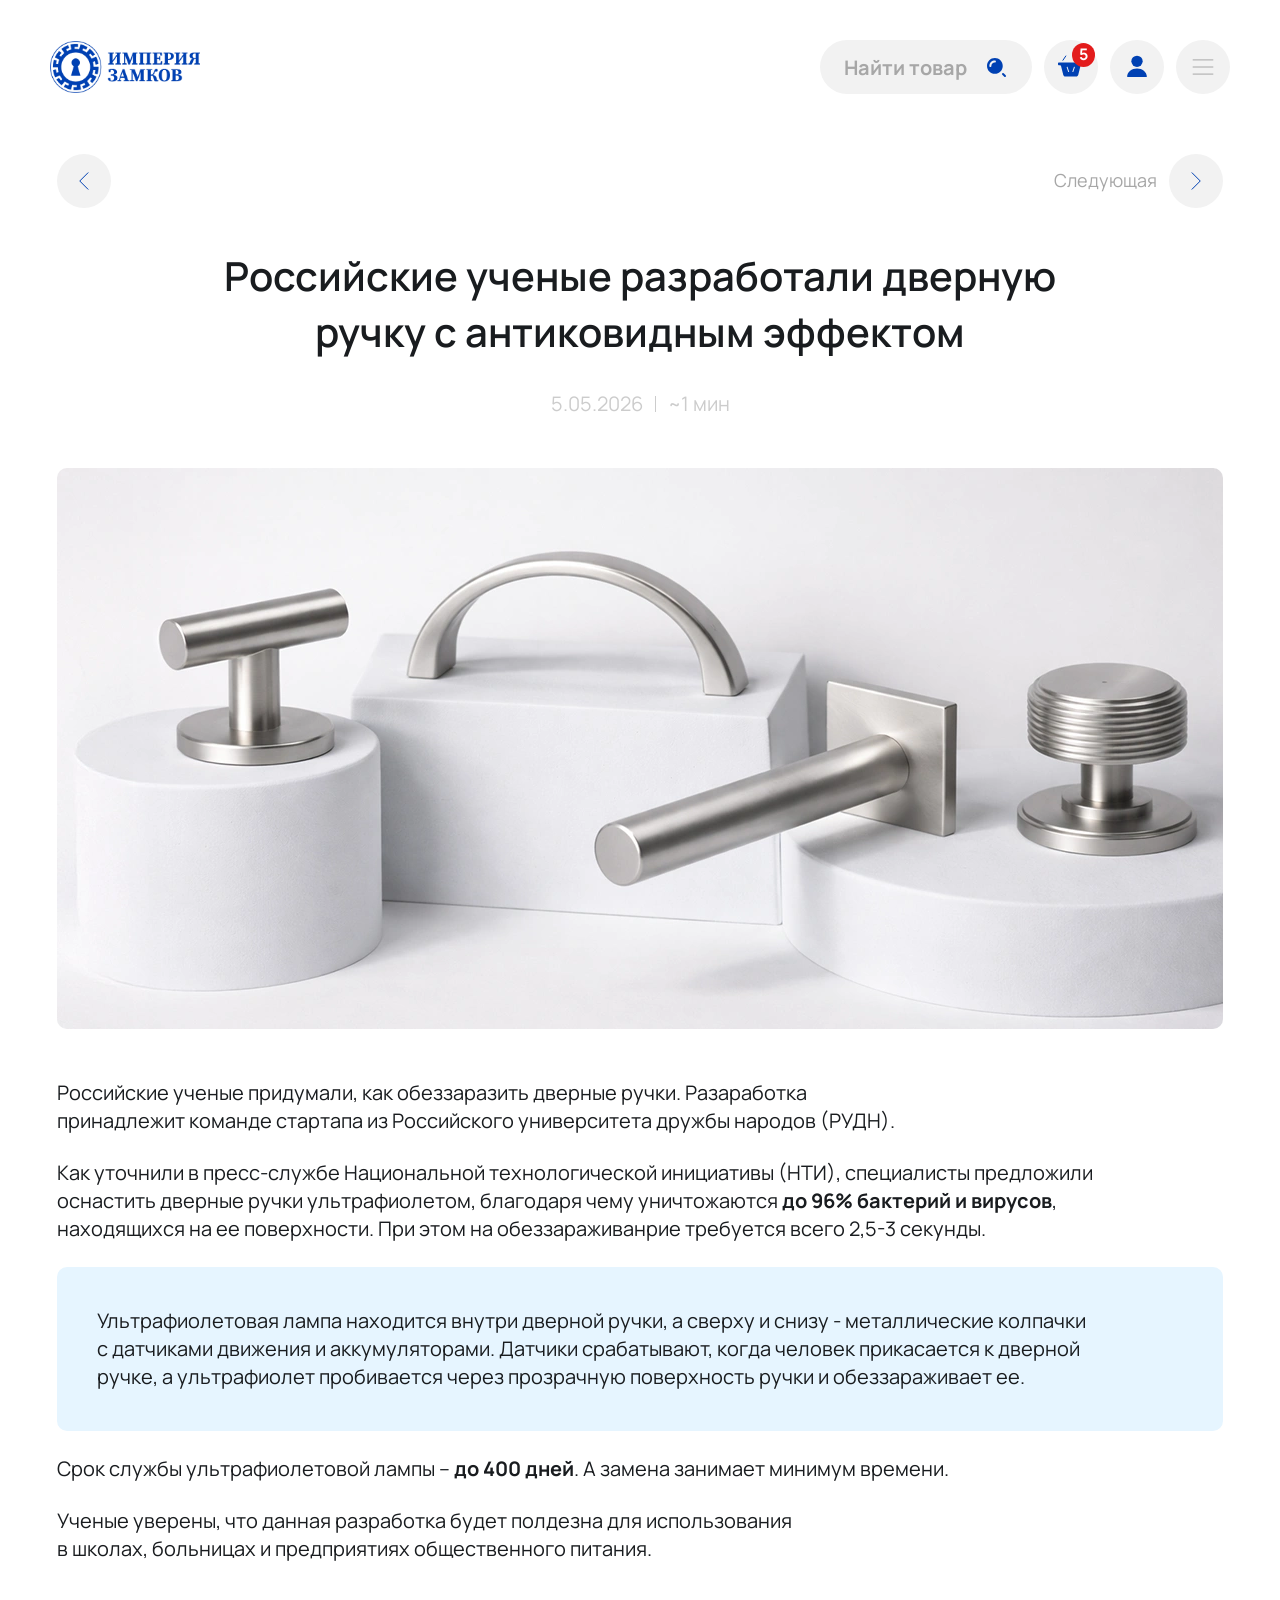
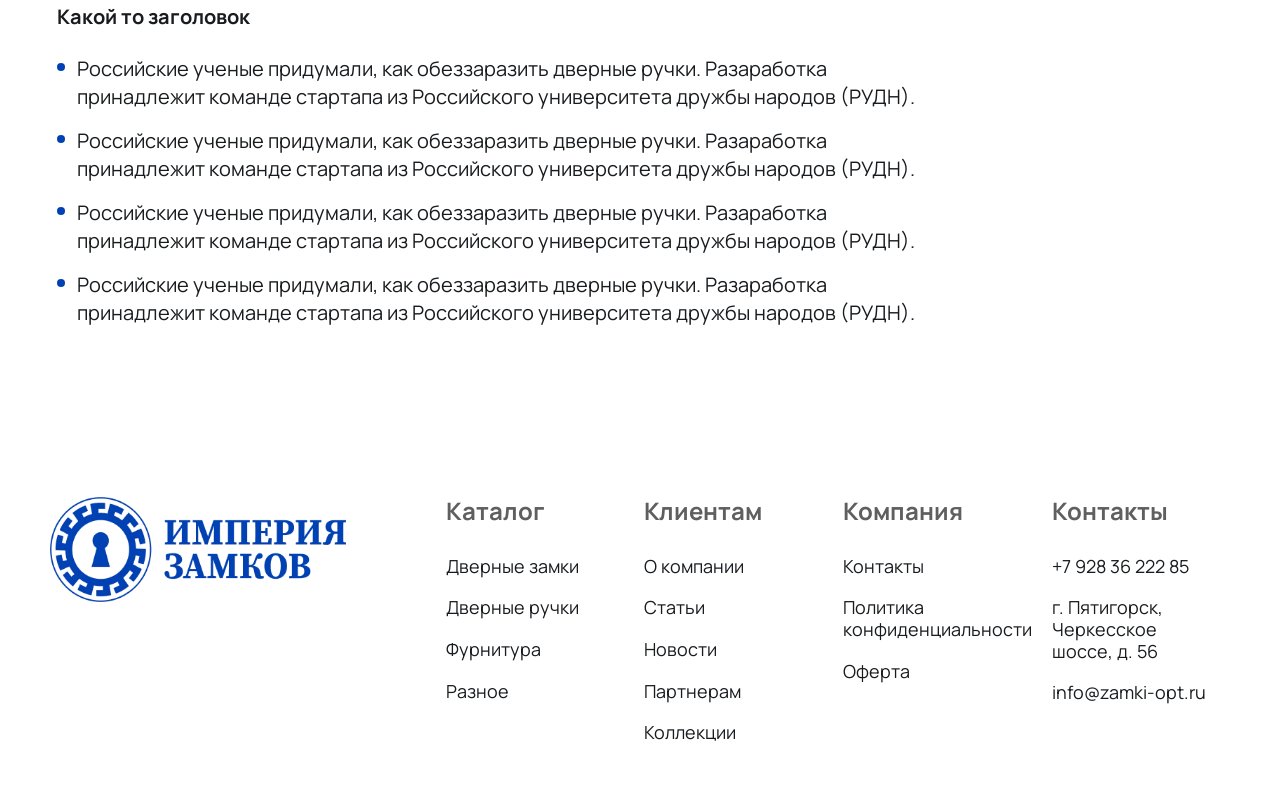
<file: article.html>
<!DOCTYPE html>
<html lang="ru">

<head>
	<meta charset="UTF-8">
	<meta name="viewport" content="width=device-width, initial-scale=1.0">
	<title>Новость</title>
	<link rel="stylesheet" href="css/style.css">
	<link rel="stylesheet" href="css/splide-core.min.css">
</head>

<body class="page_article">
	<header>
		<div class="container">
			<a href="index.html" class="logo">
				<img src="images/logo.webp" alt="">
			</a>
			<nav class="nav accordions">
				<div class="nav-menu-trigger link accordion _open">
					<div class="accordion__q accordion__trigger">
						<span>Каталог</span>
						<svg width="34" height="34" viewBox="0 0 34 34" fill="none" xmlns="http://www.w3.org/2000/svg">
							<path d="M25.5 12.75L17 21.25L8.5 12.75" stroke="#696969" />
						</svg>
					</div>
					<section class="nav-menu accordion__a">
						<div class="group">
							<h4 class="group-title">Дверные замки</h4>
							<a href="catalog.html" class="group-link">Накладные</a>
							<a href="catalog.html" class="group-link">Врезные</a>
							<a href="catalog.html" class="group-link">Защелки дверные</a>
							<a href="catalog.html" class="group-link">Навесные</a>
							<a href="catalog.html" class="group-link">Кодовые</a>
						</div>
						<div class="group">
							<h4 class="group-title">Дверные ручки</h4>
							<a href="catalog.html" class="group-link">Раздельные</a>
							<a href="catalog.html" class="group-link">На планке</a>
							<a href="catalog.html" class="group-link">Скобы</a>
							<a href="catalog.html" class="group-link">Кнобы</a>
							<a href="catalog.html" class="group-link">Для раздвижных дверей</a>
							<a href="catalog.html" class="group-link">Кнопки</a>
						</div>
						<div class="group">
							<h4 class="group-title">Фурнитура</h4>
							<a href="catalog.html" class="group-link">Петли</a>
							<a href="catalog.html" class="group-link">Шпингалеты, засовы</a>
							<a href="catalog.html" class="group-link">Задвижки дверные</a>
							<a href="catalog.html" class="group-link">Фурнитура к «антипанике»</a>
						</div>
						<div class="group _double">
							<h4 class="group-title">Разное</h4>
							<a href="catalog.html" class="group-link">Механизмы секретности</a>
							<a href="catalog.html" class="group-link">Броненакладки</a>
							<a href="catalog.html" class="group-link">Накладки, wc-комплекты</a>
							<a href="catalog.html" class="group-link">Таблички информационные</a>
							<a href="catalog.html" class="group-link">Дверные доводчики</a>
							<a href="catalog.html" class="group-link">Цифры дверные</a>
							<a href="catalog.html" class="group-link">Оконная фурнитура</a>
							<a href="catalog.html" class="group-link">Кронштейны</a>
							<a href="catalog.html" class="group-link">Упоры дверные</a>
							<a href="catalog.html" class="group-link">Мебельная фурнитура</a>
							<a href="catalog.html" class="group-link">Крючки</a>
							<a href="catalog.html" class="group-link">Почтовые ящики</a>
							<a href="catalog.html" class="group-link">Почтовые замки</a>
							<a href="catalog.html" class="group-link">Перфорированный крепеж</a>
							<a href="catalog.html" class="group-link">Оптика</a>
							<a href="catalog.html" class="group-link">Разное</a>
						</div>
					</section>
				</div>
				<a href="about-company.html" class="link">О компании</a>
				<a href="news.html" class="link">Новости</a>
				<a href="cooperation.html" class="link">Партнерам</a>
				<a href="collection.html" class="link">Коллекции</a>
				<a href="contacts.html" class="link">Контакты</a>
			</nav>
			<div class="actions">
				<button class="search-trigger">
					<img src="images/icons/search.svg" alt="">
				</button>
				<label class="component_search">
					<input type="text" placeholder="Найти товар">
					<img src="images/icons/search.svg" alt="">
				</label>
				<a href="ordering.html" class="basket">
					<img src="images/icons/basket.svg" alt="">
					<span>5</span>
				</a>
				<a href="profile.html" class="person">
					<img src="images/icons/user.svg" alt="">
				</a>
				<button class="mobile-nav-trigger">
					<svg class="lines" width="34" height="34" viewBox="0 0 34 34" fill="none" xmlns="http://www.w3.org/2000/svg">
						<path d="M7.08337 9.91675H26.9167" stroke="#A7A7A7" stroke-linecap="round" />
						<path d="M7.08337 17H26.9167" stroke="#A7A7A7" stroke-linecap="round" />
						<path d="M7.08337 24.0833H26.9167" stroke="#A7A7A7" stroke-linecap="round" />
					</svg>

					<svg class="close" width="34" height="34" viewBox="0 0 34 34" fill="none" xmlns="http://www.w3.org/2000/svg">
						<path d="M28.3334 5.66675L5.66669 28.3334" stroke="#A7A7A7" stroke-linecap="round"
							stroke-linejoin="round" />
						<path d="M5.66665 5.66675L28.3333 28.3334" stroke="#A7A7A7" stroke-linecap="round"
							stroke-linejoin="round" />
					</svg>
				</button>

			</div>

		</div>
	</header>

	<main>
		<section class="article">
			<div class="container">
				<div class="body">
					<div class="head">
						<a href="" class="prev">
							<svg width="34" height="34" viewBox="0 0 34 34" fill="none" xmlns="http://www.w3.org/2000/svg">
								<path d="M21.25 8.5L12.75 17L21.25 25.5" stroke="#0041B3" />
							</svg>
						</a>
						<span>Следующая</span>
						<a href="" class="next">
							<svg width="34" height="34" viewBox="0 0 34 34" fill="none" xmlns="http://www.w3.org/2000/svg">
								<path d="M12.75 8.5L21.25 17L12.75 25.5" stroke="#0041B3" />
							</svg>
						</a>
					</div>

					<h1 class="title">Российские ученые разработали дверную ручку с антиковидным эффектом</h1>

					<div class="date">
						<span>5.05.2026</span>
						<hr>
						<span>~1 мин</span>
					</div>

					<div class="image">
						<img src="images/news-1.webp" alt="">
					</div>

					<div class="text">
						<p>
							Российские ученые придумали, как обеззаразить дверные ручки. Разаработка принадлежит команде стартапа из
							Российского университета дружбы народов (РУДН).
						</p>
						<p>
							Как уточнили в пресс-службе Национальной технологической инициативы (НТИ), специалисты предложили
							оснастить
							дверные ручки ультрафиолетом, благодаря чему уничтожаются <b>до 96% бактерий и вирусов</b>, находящихся на
							ее поверхности. При этом на обеззараживанрие требуется всего 2,5-3 секунды.
						</p>
						<p class="blue">
							Ультрафиолетовая лампа находится внутри дверной ручки, а сверху и снизу - металлические колпачки с
							датчиками движения и аккумуляторами. Датчики срабатывают, когда человек прикасается к дверной ручке, а
							ультрафиолет пробивается через прозрачную поверхность ручки и обеззараживает ее.
						</p>
						<p>
							Срок службы ультрафиолетовой лампы – <b>до 400 дней</b>. А замена занимает минимум времени.
						</p>
						<p>
							Ученые уверены, что данная разработка будет полдезна для использования в школах, больницах и предприятиях
							общественного питания.
						</p>
					</div>

					<ul class="list">
						<h3 class="list-title">Какой то заголовок</h3>
						<li class="list-item">
							Российские ученые придумали, как обеззаразить дверные ручки. Разаработка принадлежит команде стартапа из
							Российского университета дружбы народов (РУДН).
						</li>
						<li class="list-item">
							Российские ученые придумали, как обеззаразить дверные ручки. Разаработка принадлежит команде стартапа из
							Российского университета дружбы народов (РУДН).
						</li>
						<li class="list-item">
							Российские ученые придумали, как обеззаразить дверные ручки. Разаработка принадлежит команде стартапа из
							Российского университета дружбы народов (РУДН).
						</li>
						<li class="list-item">
							Российские ученые придумали, как обеззаразить дверные ручки. Разаработка принадлежит команде стартапа из
							Российского университета дружбы народов (РУДН).
						</li>
					</ul>
				</div>
			</div>
		</section>
	</main>

	<footer>
		<div class="container">
			<div class="logo">
				<img src="images/logo.webp" loading="lazy" alt="">
			</div>
			<div class="lists">
				<div class="list">
					<h5 class="list-title">Каталог</h5>
					<a href="catalog.html" class="list-item">Дверные замки</a>
					<a href="catalog.html" class="list-item">Дверные ручки</a>
					<a href="catalog.html" class="list-item">Фурнитура</a>
					<a href="catalog.html" class="list-item">Разное</a>
				</div>
				<div class="list">
					<h5 class="list-title">Клиентам</h5>
					<a href="about-company.html" class="list-item">О компании</a>
					<a href="news.html" class="list-item">Статьи</a>
					<a href="news.html" class="list-item">Новости</a>
					<a href="cooperation.html" class="list-item">Партнерам</a>
					<a href="collection.html" class="list-item">Коллекции</a>
				</div>
				<div class="list">
					<h5 class="list-title">Компания</h5>
					<a href="contacts.html" class="list-item">Контакты</a>
					<a href="" class="list-item">Политика <br> конфиденциальности</a>
					<a href="" class="list-item">Оферта</a>
				</div>
				<div class="list">
					<h5 class="list-title">Контакты</h5>
					<span class="list-item">+7 928 36 222 85</span>
					<span class="list-item">г. Пятигорск, Черкесское <br> шоссе, д. 56</span>
					<span class="list-item">info@zamki-opt.ru</span>
				</div>
			</div>
		</div>
	</footer>

	<script src="js/index.js"></script>
</body>

</html>
</file>
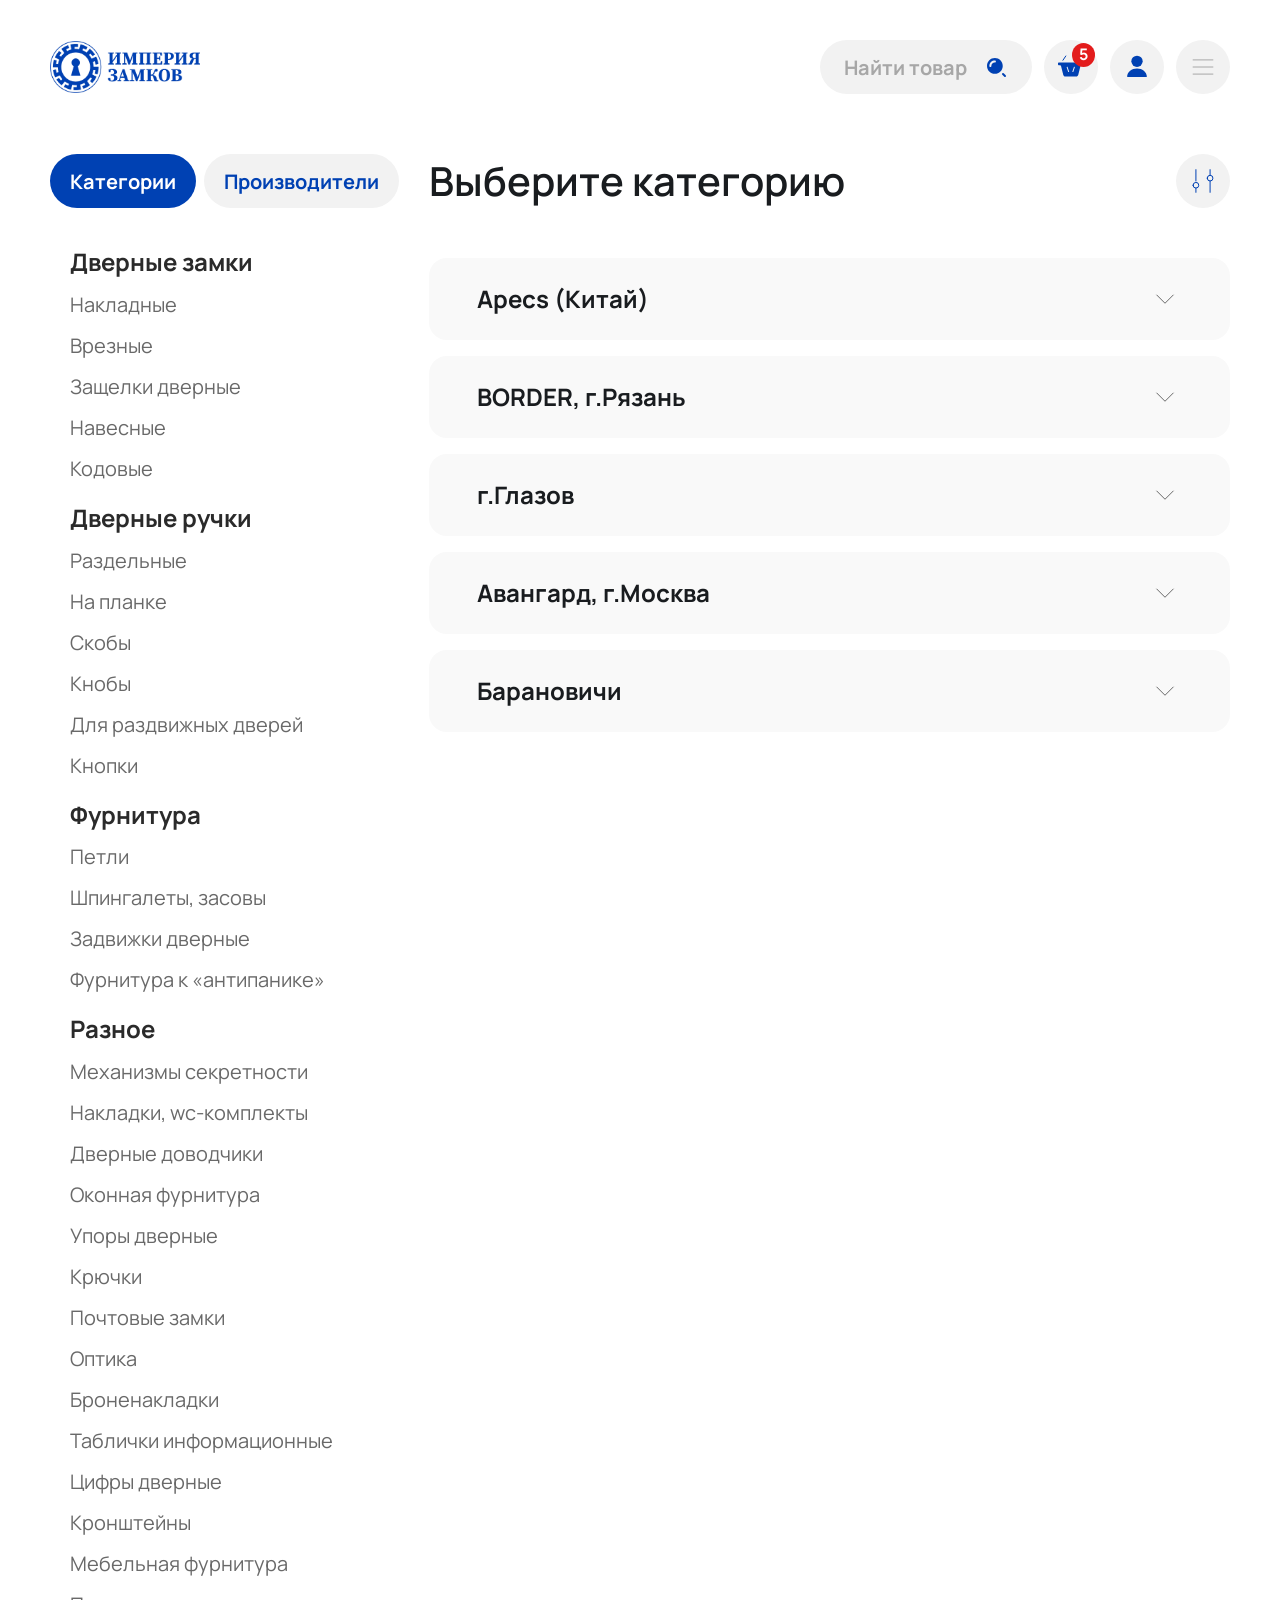
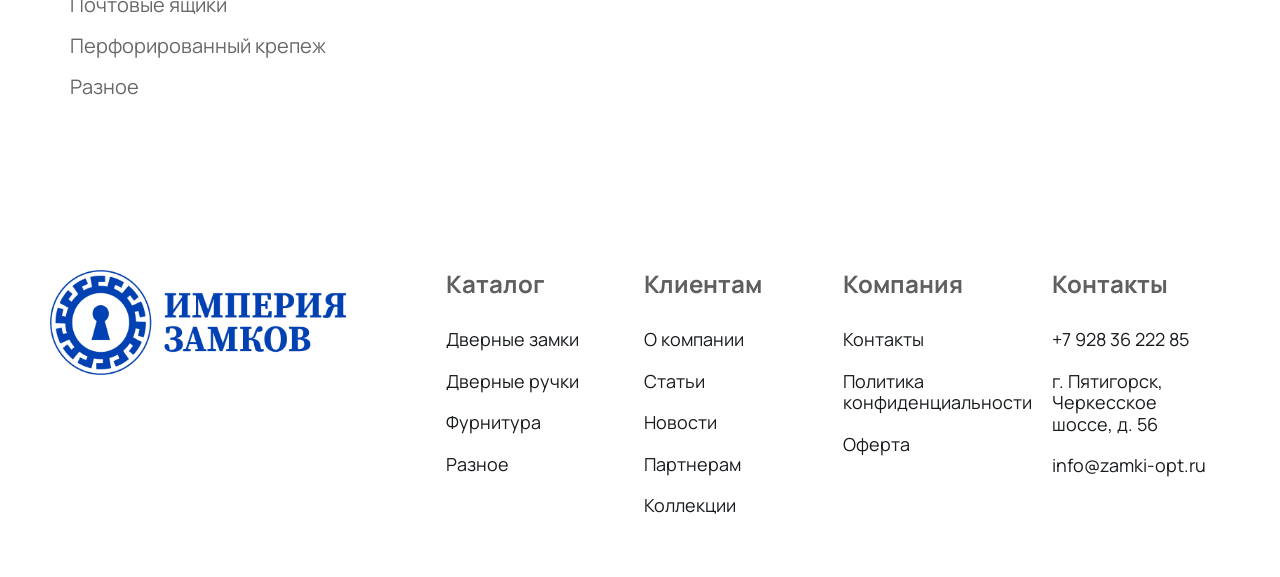
<file: catalog.html>
<!DOCTYPE html>
<html lang="ru">

<head>
	<meta charset="UTF-8">
	<meta name="viewport" content="width=device-width, initial-scale=1.0">
	<title>Каталог</title>
	<link rel="stylesheet" href="css/style.css">
	<link rel="stylesheet" href="css/splide-core.min.css">
</head>

<body class="page_catalog accordions">
	<header>
		<div class="container">
			<a href="index.html" class="logo">
				<img src="images/logo.webp" alt="">
			</a>
			<nav class="nav accordions">
				<div class="nav-menu-trigger link accordion _open">
					<div class="accordion__q accordion__trigger">
						<span>Каталог</span>
						<svg width="34" height="34" viewBox="0 0 34 34" fill="none" xmlns="http://www.w3.org/2000/svg">
							<path d="M25.5 12.75L17 21.25L8.5 12.75" stroke="#696969" />
						</svg>
					</div>
					<section class="nav-menu accordion__a">
						<div class="group">
							<h4 class="group-title">Дверные замки</h4>
							<a href="catalog.html" class="group-link">Накладные</a>
							<a href="catalog.html" class="group-link">Врезные</a>
							<a href="catalog.html" class="group-link">Защелки дверные</a>
							<a href="catalog.html" class="group-link">Навесные</a>
							<a href="catalog.html" class="group-link">Кодовые</a>
						</div>
						<div class="group">
							<h4 class="group-title">Дверные ручки</h4>
							<a href="catalog.html" class="group-link">Раздельные</a>
							<a href="catalog.html" class="group-link">На планке</a>
							<a href="catalog.html" class="group-link">Скобы</a>
							<a href="catalog.html" class="group-link">Кнобы</a>
							<a href="catalog.html" class="group-link">Для раздвижных дверей</a>
							<a href="catalog.html" class="group-link">Кнопки</a>
						</div>
						<div class="group">
							<h4 class="group-title">Фурнитура</h4>
							<a href="catalog.html" class="group-link">Петли</a>
							<a href="catalog.html" class="group-link">Шпингалеты, засовы</a>
							<a href="catalog.html" class="group-link">Задвижки дверные</a>
							<a href="catalog.html" class="group-link">Фурнитура к «антипанике»</a>
						</div>
						<div class="group _double">
							<h4 class="group-title">Разное</h4>
							<a href="catalog.html" class="group-link">Механизмы секретности</a>
							<a href="catalog.html" class="group-link">Броненакладки</a>
							<a href="catalog.html" class="group-link">Накладки, wc-комплекты</a>
							<a href="catalog.html" class="group-link">Таблички информационные</a>
							<a href="catalog.html" class="group-link">Дверные доводчики</a>
							<a href="catalog.html" class="group-link">Цифры дверные</a>
							<a href="catalog.html" class="group-link">Оконная фурнитура</a>
							<a href="catalog.html" class="group-link">Кронштейны</a>
							<a href="catalog.html" class="group-link">Упоры дверные</a>
							<a href="catalog.html" class="group-link">Мебельная фурнитура</a>
							<a href="catalog.html" class="group-link">Крючки</a>
							<a href="catalog.html" class="group-link">Почтовые ящики</a>
							<a href="catalog.html" class="group-link">Почтовые замки</a>
							<a href="catalog.html" class="group-link">Перфорированный крепеж</a>
							<a href="catalog.html" class="group-link">Оптика</a>
							<a href="catalog.html" class="group-link">Разное</a>
						</div>
					</section>
				</div>
				<a href="about-company.html" class="link">О компании</a>
				<a href="news.html" class="link">Новости</a>
				<a href="cooperation.html" class="link">Партнерам</a>
				<a href="collection.html" class="link">Коллекции</a>
				<a href="contacts.html" class="link">Контакты</a>
			</nav>
			<div class="actions">
				<button class="search-trigger">
					<img src="images/icons/search.svg" alt="">
				</button>
				<label class="component_search">
					<input type="text" placeholder="Найти товар">
					<img src="images/icons/search.svg" alt="">
				</label>
				<a href="ordering.html" class="basket">
					<img src="images/icons/basket.svg" alt="">
					<span>5</span>
				</a>
				<a href="profile.html" class="person">
					<img src="images/icons/user.svg" alt="">
				</a>
				<button class="mobile-nav-trigger">
					<svg class="lines" width="34" height="34" viewBox="0 0 34 34" fill="none" xmlns="http://www.w3.org/2000/svg">
						<path d="M7.08337 9.91675H26.9167" stroke="#A7A7A7" stroke-linecap="round" />
						<path d="M7.08337 17H26.9167" stroke="#A7A7A7" stroke-linecap="round" />
						<path d="M7.08337 24.0833H26.9167" stroke="#A7A7A7" stroke-linecap="round" />
					</svg>

					<svg class="close" width="34" height="34" viewBox="0 0 34 34" fill="none" xmlns="http://www.w3.org/2000/svg">
						<path d="M28.3334 5.66675L5.66669 28.3334" stroke="#A7A7A7" stroke-linecap="round"
							stroke-linejoin="round" />
						<path d="M5.66665 5.66675L28.3333 28.3334" stroke="#A7A7A7" stroke-linecap="round"
							stroke-linejoin="round" />
					</svg>
				</button>

			</div>

		</div>
	</header>

	<main>
		<section class="catalog tab-system">
			<div class="container">
				<aside class="category">
					<div class="head">
						<button class="tab-trigger _active" data-tab="tab-1">Категории</button>
						<button class="tab-trigger" data-tab="tab-2">Производители</button>
					</div>
					<div class="tab-content _active" data-tab="tab-1">
						<div class="groups">
							<div class="group">
								<h4 class="group-title">Дверные замки</h4>
								<button class="option">Накладные</button>
								<button class="option">Врезные</button>
								<button class="option">Защелки дверные</button>
								<button class="option">Навесные</button>
								<button class="option">Кодовые</button>
							</div>
							<div class="group">
								<h4 class="group-title">Дверные ручки</h4>
								<button class="option">Раздельные</button>
								<button class="option">На планке</button>
								<button class="option">Скобы</button>
								<button class="option">Кнобы</button>
								<button class="option">Для раздвижных дверей</button>
								<button class="option">Кнопки</button>
							</div>
							<div class="group">
								<h4 class="group-title">Фурнитура</h4>
								<button class="option">Петли</button>
								<button class="option">Шпингалеты, засовы</button>
								<button class="option">Задвижки дверные</button>
								<button class="option">Фурнитура к «антипанике»</button>
							</div>
							<div class="group">
								<h4 class="group-title">Разное</h4>
								<button class="option">Механизмы секретности</button>
								<button class="option">Накладки, wc-комплекты</button>
								<button class="option">Дверные доводчики</button>
								<button class="option">Оконная фурнитура</button>
								<button class="option">Упоры дверные</button>
								<button class="option">Крючки</button>
								<button class="option">Почтовые замки</button>
								<button class="option">Оптика</button>
								<button class="option">Броненакладки</button>
								<button class="option">Таблички информационные</button>
								<button class="option">Цифры дверные</button>
								<button class="option">Кронштейны</button>
								<button class="option">Мебельная фурнитура</button>
								<button class="option">Почтовые ящики</button>
								<button class="option">Перфорированный крепеж</button>
								<button class="option">Разное</button>
							</div>
						</div>
					</div>
					<div class="tab-content" data-tab="tab-2">
						<ul class="list">
							<li class="option">AGB</li>
							<li class="option">Amig (Испания)</li>
							<li class="option">Apecs (Китай)</li>
							<li class="option">ARMADILLO</li>
							<li class="option">Avers</li>
							<li class="option">Avers (Аверс)</li>
							<li class="option">Avers (Китай)</li>
							<li class="option">Avers (Россия)</li>
							<li class="option">BORDER</li>
							<li class="option">BORDER, г.Рязань</li>
							<li class="option">Dorma</li>
							<li class="option">FUARO</li>
							<li class="option">KALE KILIT</li>
							<li class="option">MOTTURA</li>
							<li class="option">Mottura (Италия)</li>
							<li class="option">SIBA</li>
							<li class="option">TACIT</li>
							<li class="option">TITAN (Словения)</li>
							<li class="option">Vanger (Вангер)</li>
							<li class="option">Vilardi</li>
							<li class="option">Авангард, г.Москва</li>
							<li class="option">Аллюр </li>
							<li class="option">Барановичи</li>
							<li class="option">Бриг</li>
							<li class="option">Булат</li>
							<li class="option">Вега-Люкс, г. Могилев</li>
							<li class="option">г.Белгород</li>
							<li class="option">г.Глазов</li>
							<li class="option">г.Йошкар-Ола</li>
							<li class="option">г.Череповец</li>
							<li class="option">Гардиан, г.Йошкар-Ола</li>
							<li class="option">Герион, г.Железнодорожный</li>
							<li class="option">ДААЗ, г.Димитровград</li>
							<li class="option">Делга, г.С.Петербург</li>
							<li class="option">ЖЕЛЕЗНАЯ МАНУФАКТУРА УРАЛА</li>
							<li class="option">Замки ЗАЗ (Украина)</li>
							<li class="option">Замкофф</li>
							<li class="option">Зенит, г.Димитровград</li>
							<li class="option">ЗЦЛ, г.Курган</li>
							<li class="option">Крит</li>
							<li class="option">КЭМЗ, г.Калуга</li>
							<li class="option">Металлист</li>
							<li class="option">Меттэм, г.Балашиха</li>
							<li class="option">НОЭЗ, г.Н.Новгород</li>
							<li class="option">Оберег</li>
							<li class="option">Омега, г.Димитровград</li>
							<li class="option">Пензмаш, г. Пенза</li>
							<li class="option">Петрозаводскмаш, г.Петрозаводск</li>
							<li class="option">Поливектор, г.С.Петербург</li>
							<li class="option">Просам, г.Рязань</li>
							<li class="option">Сельмаш, г.Киров</li>
							<li class="option">Смоленск</li>
							<li class="option">ТИТАН</li>
							<li class="option">Форпост</li>
							<li class="option">Цербер, г.С.Петербург</li>
							<li class="option">ЧАЗ, г.Чебоксары</li>
							<li class="option">Электротехника</li>
							<li class="option">Эльбор, г.Боровичи</li>
						</ul>
					</div>
				</aside>

				<section class="catalog-content">
					<div class="head">
						<label class="sidebar-trigger">
							<svg width="34" height="34" viewBox="0 0 34 34" fill="none" xmlns="http://www.w3.org/2000/svg">
								<path d="M7.08301 9.91675H26.9163" stroke="#A7A7A7" stroke-linecap="round" />
								<path d="M7.08301 17H26.9163" stroke="#A7A7A7" stroke-linecap="round" />
								<path d="M7.08301 24.0833H26.9163" stroke="#A7A7A7" stroke-linecap="round" />
							</svg>
							<input type="checkbox" class="hidden">
						</label>
						<h1 class="title">Выберите категорию</h1>
						<label class="filter-trigger">
							<svg width="34" height="34" viewBox="0 0 34 34" fill="none" xmlns="http://www.w3.org/2000/svg">
								<path d="M24.083 17L24.083 28.3333" stroke="#0041B3" stroke-linecap="round" />
								<path d="M24.083 5.66675L24.083 11.3334" stroke="#0041B3" stroke-linecap="round" />
								<path d="M9.91699 24.0833L9.91699 28.3333" stroke="#0041B3" stroke-linecap="round" />
								<path d="M9.91699 5.66675L9.91699 17.0001" stroke="#0041B3" stroke-linecap="round" />
								<circle cx="24.0837" cy="14.1667" r="2.83333" transform="rotate(-180 24.0837 14.1667)" stroke="#0041B3"
									stroke-linecap="round" />
								<circle cx="9.91667" cy="21.2499" r="2.83333" transform="rotate(-180 9.91667 21.2499)" stroke="#0041B3"
									stroke-linecap="round" />
							</svg>
							<input type="checkbox">
						</label>

						<div class="filter-menu">
							<h3 class="filter-menu__title">Отображать</h3>
							<div class="filter-menu__type">
								<label class="filter-menu__button">
									<input type="radio" name="type">
									<span>Списком</span>
								</label>
								<label class="filter-menu__button">
									<input type="radio" name="type" checked>
									<span>С картинками</span>
								</label>
							</div>
							<h3 class="filter-menu__title">Производитель</h3>
							<ul class="filter-menu__list">
								<div class="filter-menu__group">
									<label class="filter-menu__option">
										<input type="checkbox"> <span>AGB</span>
									</label>
									<label class="filter-menu__option">
										<input type="checkbox"> <span>Amig (Испания)</span>
									</label>
									<label class="filter-menu__option">
										<input type="checkbox"> <span>Apecs (Китай)</span>
									</label>
									<label class="filter-menu__option">
										<input type="checkbox"> <span>ARMADILLO</span>
									</label>
									<label class="filter-menu__option">
										<input type="checkbox"> <span>Avers</span>
									</label>
									<label class="filter-menu__option">
										<input type="checkbox"> <span>Avers (Аверс)</span>
									</label>
									<label class="filter-menu__option">
										<input type="checkbox"> <span>Avers (Китай)</span>
									</label>
									<label class="filter-menu__option">
										<input type="checkbox"> <span>Avers (Россия)</span>
									</label>
									<label class="filter-menu__option">
										<input type="checkbox"> <span>BORDER</span>
									</label>
									<label class="filter-menu__option">
										<input type="checkbox"> <span>BORDER, г.Рязань</span>
									</label>
									<label class="filter-menu__option">
										<input type="checkbox"> <span>Dorma</span>
									</label>
									<label class="filter-menu__option">
										<input type="checkbox"> <span>FUARO</span>
									</label>
								</div>
								<div class="filter-menu__group">
									<label class="filter-menu__option">
										<input type="checkbox"> <span>KALE KILIT</span>
									</label>
									<label class="filter-menu__option">
										<input type="checkbox"> <span>MOTTURA</span>
									</label>
									<label class="filter-menu__option">
										<input type="checkbox"> <span>Mottura (Италия)</span>
									</label>
									<label class="filter-menu__option">
										<input type="checkbox"> <span>SIBA</span>
									</label>
									<label class="filter-menu__option">
										<input type="checkbox"> <span>TACIT</span>
									</label>
									<label class="filter-menu__option">
										<input type="checkbox"> <span>TITAN (Словения)</span>
									</label>
									<label class="filter-menu__option">
										<input type="checkbox"> <span>Vanger (Вангер)</span>
									</label>
									<label class="filter-menu__option">
										<input type="checkbox"> <span>Vilardi</span>
									</label>
									<label class="filter-menu__option">
										<input type="checkbox"> <span>Авангард, г.Москва</span>
									</label>
									<label class="filter-menu__option">
										<input type="checkbox"> <span>Аллюр</span>
									</label>
									<label class="filter-menu__option">
										<input type="checkbox"> <span>Барановичи</span>
									</label>
									<label class="filter-menu__option">
										<input type="checkbox"> <span>Бриг</span>
									</label>
								</div>
								<div class="filter-menu__group">
									<label class="filter-menu__option">
										<input type="checkbox"> <span>Булат</span>
									</label>
									<label class="filter-menu__option">
										<input type="checkbox"> <span>Вега-Люкс, г. Могилев</span>
									</label>
									<label class="filter-menu__option">
										<input type="checkbox"> <span>г.Белгород</span>
									</label>
									<label class="filter-menu__option">
										<input type="checkbox"> <span>г.Глазов</span>
									</label>
									<label class="filter-menu__option">
										<input type="checkbox"> <span>г.Йошкар-Ола</span>
									</label>
									<label class="filter-menu__option">
										<input type="checkbox"> <span>г.Череповец</span>
									</label>
									<label class="filter-menu__option">
										<input type="checkbox"> <span>Гардиан, г.Йошкар-Ола</span>
									</label>
									<label class="filter-menu__option">
										<input type="checkbox"> <span>Герион, г.Железнодорожный</span>
									</label>
									<label class="filter-menu__option">
										<input type="checkbox"> <span>ДААЗ, г.Димитровград</span>
									</label>
									<label class="filter-menu__option">
										<input type="checkbox"> <span>Делга, г.С.Петербург</span>
									</label>
									<label class="filter-menu__option">
										<input type="checkbox"> <span>ЖЕЛЕЗНАЯ МАНУФАКТУРА УРАЛА</span>
									</label>
								</div>
								<div class="filter-menu__group">
									<label class="filter-menu__option">
										<input type="checkbox"> <span>Замки ЗАЗ (Украина)</span>
									</label>
									<label class="filter-menu__option">
										<input type="checkbox"> <span>Замкофф</span>
									</label>
									<label class="filter-menu__option">
										<input type="checkbox"> <span>Зенит, г.Димитровград</span>
									</label>
									<label class="filter-menu__option">
										<input type="checkbox"> <span>ЗЦЛ, г.Курган</span>
									</label>
									<label class="filter-menu__option">
										<input type="checkbox"> <span>Крит</span>
									</label>
									<label class="filter-menu__option">
										<input type="checkbox"> <span>КЭМЗ, г.Калуга</span>
									</label>
									<label class="filter-menu__option">
										<input type="checkbox"> <span>Металлист</span>
									</label>
									<label class="filter-menu__option">
										<input type="checkbox"> <span>Меттэм, г.Балашиха</span>
									</label>
									<label class="filter-menu__option">
										<input type="checkbox"> <span>НОЭЗ, г.Н.Новгород</span>
									</label>
									<label class="filter-menu__option">
										<input type="checkbox"> <span>Оберег</span>
									</label>
									<label class="filter-menu__option">
										<input type="checkbox"> <span>Омега, г.Димитровград</span>
									</label>
									<label class="filter-menu__option">
										<input type="checkbox"> <span>Пензмаш, г. Пенза</span>
									</label>
								</div>
								<div class="filter-menu__group">
									<label class="filter-menu__option">
										<input type="checkbox"> <span>Петрозаводскмаш, г.Петрозаводск</span>
									</label>
									<label class="filter-menu__option">
										<input type="checkbox"> <span>Поливектор, г.С.Петербург</span>
									</label>
									<label class="filter-menu__option">
										<input type="checkbox"> <span>Просам, г.Рязань</span>
									</label>
									<label class="filter-menu__option">
										<input type="checkbox"> <span>Сельмаш, г.Киров</span>
									</label>
									<label class="filter-menu__option">
										<input type="checkbox"> <span>Смоленск</span>
									</label>
									<label class="filter-menu__option">
										<input type="checkbox"> <span>ТИТАН</span>
									</label>
									<label class="filter-menu__option">
										<input type="checkbox"> <span>Форпост</span>
									</label>
									<label class="filter-menu__option">
										<input type="checkbox"> <span>Цербер, г.С.Петербург</span>
									</label>
									<label class="filter-menu__option">
										<input type="checkbox"> <span>ЧАЗ, г.Чебоксары</span>
									</label>
									<label class="filter-menu__option">
										<input type="checkbox"> <span>Электротехника</span>
									</label>
									<label class="filter-menu__option">
										<input type="checkbox"> <span>Эльбор, г.Боровичи</span>
									</label>
								</div>
							</ul>
						</div>
					</div>

					<div class="accordions">
						<article class="accordion">
							<div class="accordion__q accordion__trigger">
								<span class="ac-title">Apecs (Китай)</span>
								<button>
									<img src="images/icons/arrow-down.svg" loading="lazy" alt="">
								</button>
							</div>
							<div class="accordion__a">
								<div class="accordion__content">
									<article class="accordion ac-sub">
										<div class="accordion__q accordion__trigger">
											<span class="ac-subtitle">Серия малых замков</span>
											<button>
												<img src="images/icons/arrow-down.svg" loading="lazy" alt="">
											</button>
										</div>
										<div class="accordion__a">
											<div class="accordion__content">
												<article class="component_product">
													<div class="product-id">МК000002494</div>
													<div class="product-image">
														<img src="images/products/mini.png" loading="lazy" alt="">
													</div>
													<div class="product-name">Замок накладной Apecs 0556-C-BN</div>
													<div class="product-price">
														<div class="new-price">2 300₽</div>
														<div class="old-price">2 500₽</div>
													</div>
													<div class="counter">
														<button class="decrement">
															<svg width="24" height="24" viewBox="0 0 24 24" fill="none"
																xmlns="http://www.w3.org/2000/svg">
																<path d="M18 12L6 12" stroke="#5F5F5F" stroke-linecap="round" />
															</svg>
														</button>
														<div class="count">0</div>
														<div class="increment">
															<svg width="24" height="24" viewBox="0 0 24 24" fill="none"
																xmlns="http://www.w3.org/2000/svg">
																<path d="M12 6L12 18" stroke="#5F5F5F" stroke-linecap="round" />
																<path d="M18 12L6 12" stroke="#5F5F5F" stroke-linecap="round" />
															</svg>
														</div>
													</div>
												</article>
												<article class="component_product">
													<div class="product-id">МК000002494</div>
													<div class="product-image">
														<img src="images/products/mini.png" loading="lazy" alt="">
													</div>
													<div class="product-name">Замок накладной Apecs 0556-C-BN</div>
													<div class="product-price">
														<div class="new-price">2 300₽</div>
														<div class="old-price">2 500₽</div>
													</div>
													<div class="counter">
														<button class="decrement">
															<svg width="24" height="24" viewBox="0 0 24 24" fill="none"
																xmlns="http://www.w3.org/2000/svg">
																<path d="M18 12L6 12" stroke="#5F5F5F" stroke-linecap="round" />
															</svg>
														</button>
														<div class="count">0</div>
														<div class="increment">
															<svg width="24" height="24" viewBox="0 0 24 24" fill="none"
																xmlns="http://www.w3.org/2000/svg">
																<path d="M12 6L12 18" stroke="#5F5F5F" stroke-linecap="round" />
																<path d="M18 12L6 12" stroke="#5F5F5F" stroke-linecap="round" />
															</svg>
														</div>
													</div>
												</article>
												<article class="component_product">
													<div class="product-id">МК000002494</div>
													<div class="product-image">
														<img src="images/products/mini.png" loading="lazy" alt="">
													</div>
													<div class="product-name">Замок накладной Apecs 0556-C-BN</div>
													<div class="product-price">
														<div class="new-price">2 300₽</div>
														<div class="old-price">2 500₽</div>
													</div>
													<div class="counter">
														<button class="decrement">
															<svg width="24" height="24" viewBox="0 0 24 24" fill="none"
																xmlns="http://www.w3.org/2000/svg">
																<path d="M18 12L6 12" stroke="#5F5F5F" stroke-linecap="round" />
															</svg>
														</button>
														<div class="count">0</div>
														<div class="increment">
															<svg width="24" height="24" viewBox="0 0 24 24" fill="none"
																xmlns="http://www.w3.org/2000/svg">
																<path d="M12 6L12 18" stroke="#5F5F5F" stroke-linecap="round" />
																<path d="M18 12L6 12" stroke="#5F5F5F" stroke-linecap="round" />
															</svg>
														</div>
													</div>
												</article>
											</div>
										</div>
									</article>
									<article class="accordion ac-sub">
										<div class="accordion__q accordion__trigger">
											<span class="ac-subtitle">Серия средних замков (с цепочкой)</span>
											<button>
												<img src="images/icons/arrow-down.svg" loading="lazy" alt="">
											</button>
										</div>
										<div class="accordion__a">
											<div class="accordion__content">
												<article class="component_product">
													<div class="product-id">МК000002494</div>
													<div class="product-image">
														<img src="images/products/mini.png" loading="lazy" alt="">
													</div>
													<div class="product-name">Замок накладной Apecs 0556-C-BN</div>
													<div class="product-price">
														<div class="new-price">2 300₽</div>
														<div class="old-price">2 500₽</div>
													</div>
													<div class="counter">
														<button class="decrement">
															<svg width="24" height="24" viewBox="0 0 24 24" fill="none"
																xmlns="http://www.w3.org/2000/svg">
																<path d="M18 12L6 12" stroke="#5F5F5F" stroke-linecap="round" />
															</svg>
														</button>
														<div class="count">0</div>
														<div class="increment">
															<svg width="24" height="24" viewBox="0 0 24 24" fill="none"
																xmlns="http://www.w3.org/2000/svg">
																<path d="M12 6L12 18" stroke="#5F5F5F" stroke-linecap="round" />
																<path d="M18 12L6 12" stroke="#5F5F5F" stroke-linecap="round" />
															</svg>
														</div>
													</div>
												</article>
												<article class="component_product">
													<div class="product-id">МК000002494</div>
													<div class="product-image">
														<img src="images/products/mini.png" loading="lazy" alt="">
													</div>
													<div class="product-name">Замок накладной Apecs 0556-C-BN</div>
													<div class="product-price">
														<div class="new-price">2 300₽</div>
														<div class="old-price">2 500₽</div>
													</div>
													<div class="counter">
														<button class="decrement">
															<svg width="24" height="24" viewBox="0 0 24 24" fill="none"
																xmlns="http://www.w3.org/2000/svg">
																<path d="M18 12L6 12" stroke="#5F5F5F" stroke-linecap="round" />
															</svg>
														</button>
														<div class="count">0</div>
														<div class="increment">
															<svg width="24" height="24" viewBox="0 0 24 24" fill="none"
																xmlns="http://www.w3.org/2000/svg">
																<path d="M12 6L12 18" stroke="#5F5F5F" stroke-linecap="round" />
																<path d="M18 12L6 12" stroke="#5F5F5F" stroke-linecap="round" />
															</svg>
														</div>
													</div>
												</article>
												<article class="component_product">
													<div class="product-id">МК000002494</div>
													<div class="product-image">
														<img src="images/products/mini.png" loading="lazy" alt="">
													</div>
													<div class="product-name">Замок накладной Apecs 0556-C-BN</div>
													<div class="product-price">
														<div class="new-price">2 300₽</div>
														<div class="old-price">2 500₽</div>
													</div>
													<div class="counter">
														<button class="decrement">
															<svg width="24" height="24" viewBox="0 0 24 24" fill="none"
																xmlns="http://www.w3.org/2000/svg">
																<path d="M18 12L6 12" stroke="#5F5F5F" stroke-linecap="round" />
															</svg>
														</button>
														<div class="count">0</div>
														<div class="increment">
															<svg width="24" height="24" viewBox="0 0 24 24" fill="none"
																xmlns="http://www.w3.org/2000/svg">
																<path d="M12 6L12 18" stroke="#5F5F5F" stroke-linecap="round" />
																<path d="M18 12L6 12" stroke="#5F5F5F" stroke-linecap="round" />
															</svg>
														</div>
													</div>
												</article>
											</div>
										</div>
									</article>
								</div>
							</div>
						</article>

						<article class="accordion">
							<div class="accordion__q accordion__trigger">
								<span class="ac-title">BORDER, г.Рязань</span>
								<button>
									<img src="images/icons/arrow-down.svg" loading="lazy" alt="">
								</button>
							</div>
							<div class="accordion__a">
								<div class="accordion__content">
									<article class="component_product">
										<div class="product-id">МК000002494</div>
										<div class="product-image">
											<img src="images/products/mini.png" loading="lazy" alt="">
										</div>
										<div class="product-name">Замок накладной Apecs 0556-C-BN</div>
										<div class="product-price">
											<div class="new-price">2 300₽</div>
											<div class="old-price">2 500₽</div>
										</div>
										<div class="counter">
											<button class="decrement">
												<svg width="24" height="24" viewBox="0 0 24 24" fill="none" xmlns="http://www.w3.org/2000/svg">
													<path d="M18 12L6 12" stroke="#5F5F5F" stroke-linecap="round" />
												</svg>
											</button>
											<div class="count">0</div>
											<div class="increment">
												<svg width="24" height="24" viewBox="0 0 24 24" fill="none" xmlns="http://www.w3.org/2000/svg">
													<path d="M12 6L12 18" stroke="#5F5F5F" stroke-linecap="round" />
													<path d="M18 12L6 12" stroke="#5F5F5F" stroke-linecap="round" />
												</svg>
											</div>
										</div>
									</article>
								</div>
							</div>
						</article>

						<article class="accordion">
							<div class="accordion__q accordion__trigger">
								<span class="ac-title">г.Глазов</span>
								<button>
									<img src="images/icons/arrow-down.svg" loading="lazy" alt="">
								</button>
							</div>
							<div class="accordion__a">
								<div class="accordion__content">
									<article class="component_product">
										<div class="product-id">МК000002494</div>
										<div class="product-image">
											<img src="images/products/mini.png" loading="lazy" alt="">
										</div>
										<div class="product-name">Замок накладной Apecs 0556-C-BN</div>
										<div class="product-price">
											<div class="new-price">2 300₽</div>
											<div class="old-price">2 500₽</div>
										</div>
										<div class="counter">
											<button class="decrement">
												<svg width="24" height="24" viewBox="0 0 24 24" fill="none" xmlns="http://www.w3.org/2000/svg">
													<path d="M18 12L6 12" stroke="#5F5F5F" stroke-linecap="round" />
												</svg>
											</button>
											<div class="count">0</div>
											<div class="increment">
												<svg width="24" height="24" viewBox="0 0 24 24" fill="none" xmlns="http://www.w3.org/2000/svg">
													<path d="M12 6L12 18" stroke="#5F5F5F" stroke-linecap="round" />
													<path d="M18 12L6 12" stroke="#5F5F5F" stroke-linecap="round" />
												</svg>
											</div>
										</div>
									</article>
								</div>
							</div>
						</article>

						<article class="accordion">
							<div class="accordion__q accordion__trigger">
								<span class="ac-title">Авангард, г.Москва</span>
								<button>
									<img src="images/icons/arrow-down.svg" loading="lazy" alt="">
								</button>
							</div>
							<div class="accordion__a">
								<div class="accordion__content">
									<article class="component_product">
										<div class="product-id">МК000002494</div>
										<div class="product-image">
											<img src="images/products/mini.png" loading="lazy" alt="">
										</div>
										<div class="product-name">Замок накладной Apecs 0556-C-BN</div>
										<div class="product-price">
											<div class="new-price">2 300₽</div>
											<div class="old-price">2 500₽</div>
										</div>
										<div class="counter">
											<button class="decrement">
												<svg width="24" height="24" viewBox="0 0 24 24" fill="none" xmlns="http://www.w3.org/2000/svg">
													<path d="M18 12L6 12" stroke="#5F5F5F" stroke-linecap="round" />
												</svg>
											</button>
											<div class="count">0</div>
											<div class="increment">
												<svg width="24" height="24" viewBox="0 0 24 24" fill="none" xmlns="http://www.w3.org/2000/svg">
													<path d="M12 6L12 18" stroke="#5F5F5F" stroke-linecap="round" />
													<path d="M18 12L6 12" stroke="#5F5F5F" stroke-linecap="round" />
												</svg>
											</div>
										</div>
									</article>
								</div>
							</div>
						</article>

						<article class="accordion">
							<div class="accordion__q accordion__trigger">
								<span class="ac-title">Барановичи</span>
								<button>
									<img src="images/icons/arrow-down.svg" loading="lazy" alt="">
								</button>
							</div>
							<div class="accordion__a">
								<div class="accordion__content">
									<article class="component_product">
										<div class="product-id">МК000002494</div>
										<div class="product-image">
											<img src="images/products/mini.png" loading="lazy" alt="">
										</div>
										<div class="product-name">Замок накладной Apecs 0556-C-BN</div>
										<div class="product-price">
											<div class="new-price">2 300₽</div>
											<div class="old-price">2 500₽</div>
										</div>
										<div class="counter">
											<button class="decrement">
												<svg width="24" height="24" viewBox="0 0 24 24" fill="none" xmlns="http://www.w3.org/2000/svg">
													<path d="M18 12L6 12" stroke="#5F5F5F" stroke-linecap="round" />
												</svg>
											</button>
											<div class="count">0</div>
											<div class="increment">
												<svg width="24" height="24" viewBox="0 0 24 24" fill="none" xmlns="http://www.w3.org/2000/svg">
													<path d="M12 6L12 18" stroke="#5F5F5F" stroke-linecap="round" />
													<path d="M18 12L6 12" stroke="#5F5F5F" stroke-linecap="round" />
												</svg>
											</div>
										</div>
									</article>
								</div>
							</div>
						</article>
					</div>
				</section>
			</div>
		</section>
	</main>

	<footer>
		<div class="container">
			<div class="logo">
				<img src="images/logo.webp" loading="lazy" alt="">
			</div>
			<div class="lists">
				<div class="list">
					<h5 class="list-title">Каталог</h5>
					<a href="catalog.html" class="list-item">Дверные замки</a>
					<a href="catalog.html" class="list-item">Дверные ручки</a>
					<a href="catalog.html" class="list-item">Фурнитура</a>
					<a href="catalog.html" class="list-item">Разное</a>
				</div>
				<div class="list">
					<h5 class="list-title">Клиентам</h5>
					<a href="about-company.html" class="list-item">О компании</a>
					<a href="news.html" class="list-item">Статьи</a>
					<a href="news.html" class="list-item">Новости</a>
					<a href="cooperation.html" class="list-item">Партнерам</a>
					<a href="collection.html" class="list-item">Коллекции</a>
				</div>
				<div class="list">
					<h5 class="list-title">Компания</h5>
					<a href="contacts.html" class="list-item">Контакты</a>
					<a href="" class="list-item">Политика <br> конфиденциальности</a>
					<a href="" class="list-item">Оферта</a>
				</div>
				<div class="list">
					<h5 class="list-title">Контакты</h5>
					<span class="list-item">+7 928 36 222 85</span>
					<span class="list-item">г. Пятигорск, Черкесское <br> шоссе, д. 56</span>
					<span class="list-item">info@zamki-opt.ru</span>
				</div>
			</div>
		</div>
	</footer>

	<script src="js/index.js"></script>
	<script src="js/catalog.js"></script>
</body>

</html>
</file>
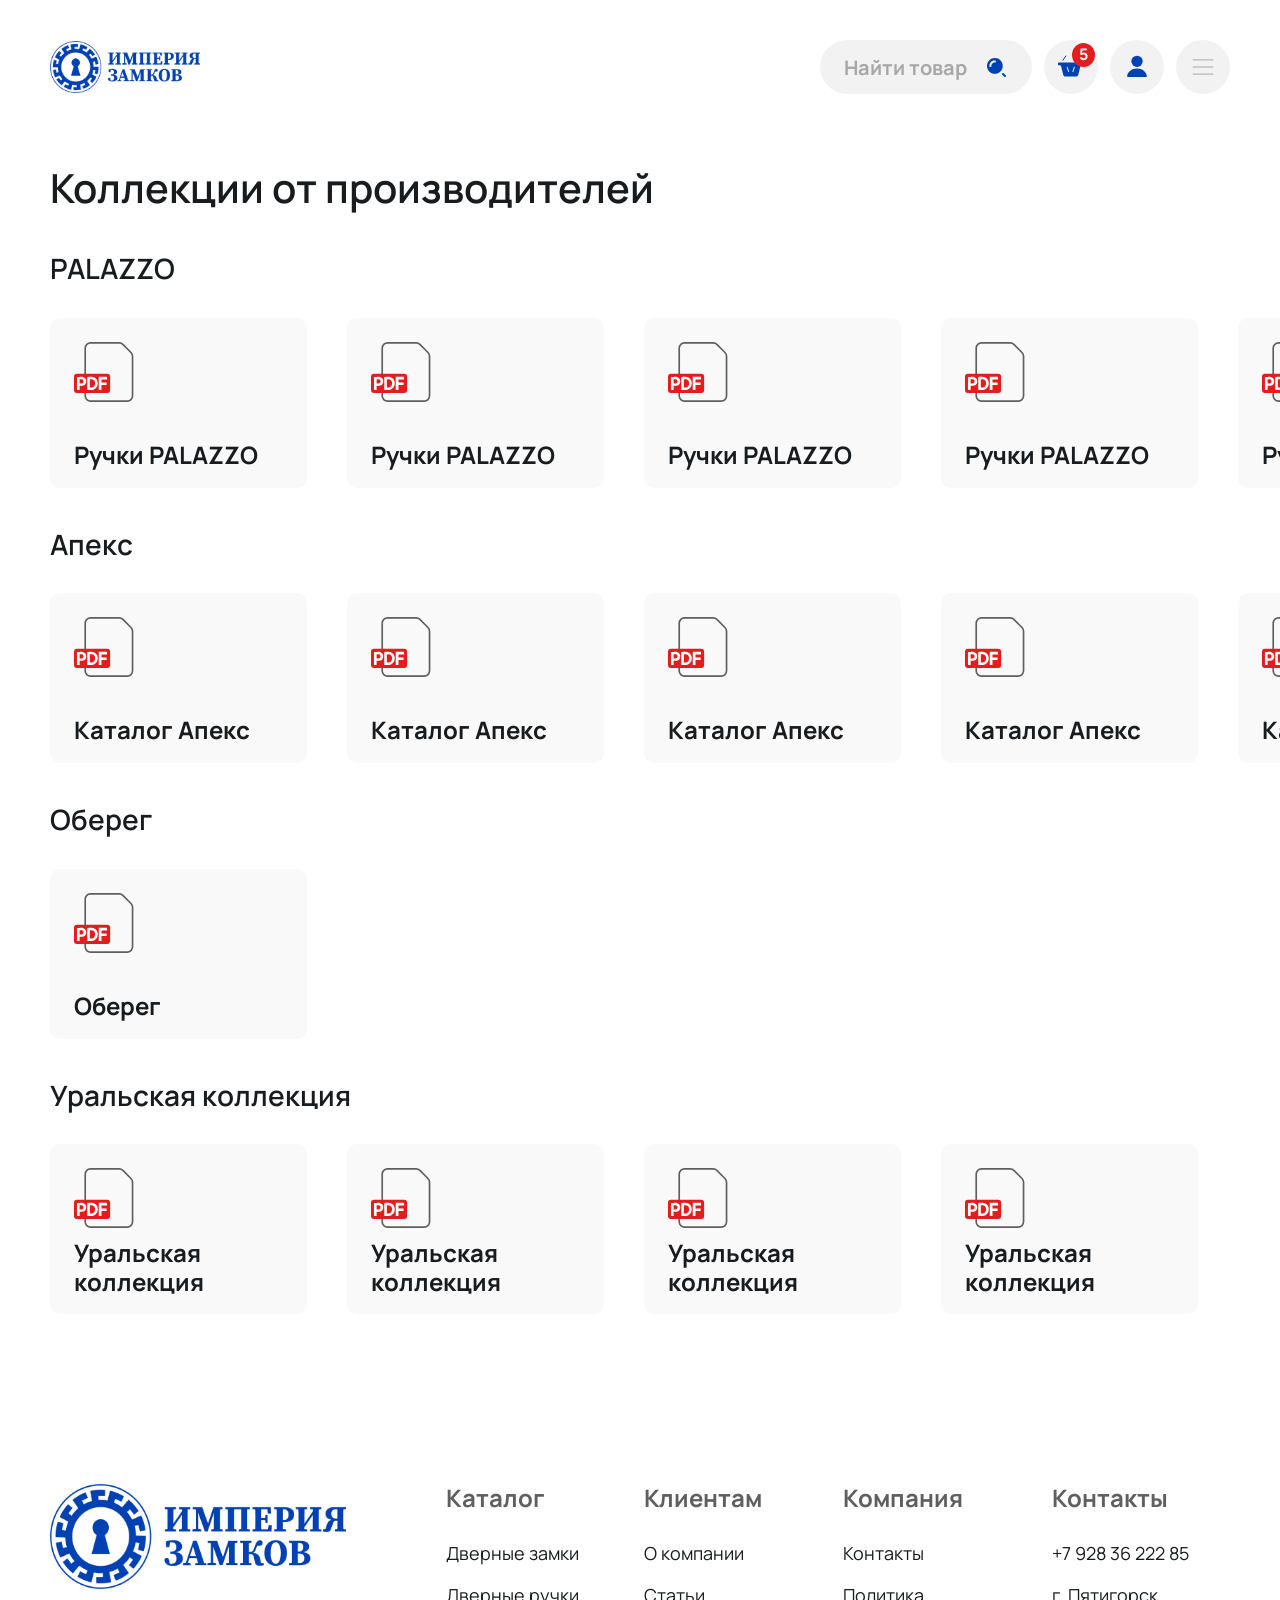
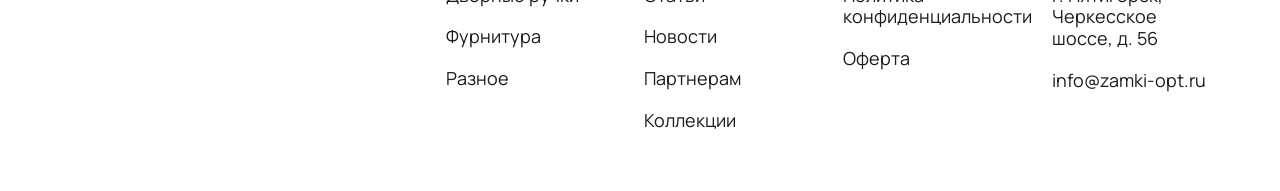
<file: collection.html>
<!DOCTYPE html>
<html lang="ru">

<head>
	<meta charset="UTF-8">
	<meta name="viewport" content="width=device-width, initial-scale=1.0">
	<title>Коллекции от производителей</title>
	<link rel="stylesheet" href="css/style.css">
	<link rel="stylesheet" href="css/splide-core.min.css">
</head>

<body class="page_collection">
	<header>
		<div class="container">
			<a href="index.html" class="logo">
				<img src="images/logo.webp" alt="">
			</a>
			<nav class="nav accordions">
				<div class="nav-menu-trigger link accordion _open">
					<div class="accordion__q accordion__trigger">
						<span>Каталог</span>
						<svg width="34" height="34" viewBox="0 0 34 34" fill="none" xmlns="http://www.w3.org/2000/svg">
							<path d="M25.5 12.75L17 21.25L8.5 12.75" stroke="#696969" />
						</svg>
					</div>
					<section class="nav-menu accordion__a">
						<div class="group">
							<h4 class="group-title">Дверные замки</h4>
							<a href="catalog.html" class="group-link">Накладные</a>
							<a href="catalog.html" class="group-link">Врезные</a>
							<a href="catalog.html" class="group-link">Защелки дверные</a>
							<a href="catalog.html" class="group-link">Навесные</a>
							<a href="catalog.html" class="group-link">Кодовые</a>
						</div>
						<div class="group">
							<h4 class="group-title">Дверные ручки</h4>
							<a href="catalog.html" class="group-link">Раздельные</a>
							<a href="catalog.html" class="group-link">На планке</a>
							<a href="catalog.html" class="group-link">Скобы</a>
							<a href="catalog.html" class="group-link">Кнобы</a>
							<a href="catalog.html" class="group-link">Для раздвижных дверей</a>
							<a href="catalog.html" class="group-link">Кнопки</a>
						</div>
						<div class="group">
							<h4 class="group-title">Фурнитура</h4>
							<a href="catalog.html" class="group-link">Петли</a>
							<a href="catalog.html" class="group-link">Шпингалеты, засовы</a>
							<a href="catalog.html" class="group-link">Задвижки дверные</a>
							<a href="catalog.html" class="group-link">Фурнитура к «антипанике»</a>
						</div>
						<div class="group _double">
							<h4 class="group-title">Разное</h4>
							<a href="catalog.html" class="group-link">Механизмы секретности</a>
							<a href="catalog.html" class="group-link">Броненакладки</a>
							<a href="catalog.html" class="group-link">Накладки, wc-комплекты</a>
							<a href="catalog.html" class="group-link">Таблички информационные</a>
							<a href="catalog.html" class="group-link">Дверные доводчики</a>
							<a href="catalog.html" class="group-link">Цифры дверные</a>
							<a href="catalog.html" class="group-link">Оконная фурнитура</a>
							<a href="catalog.html" class="group-link">Кронштейны</a>
							<a href="catalog.html" class="group-link">Упоры дверные</a>
							<a href="catalog.html" class="group-link">Мебельная фурнитура</a>
							<a href="catalog.html" class="group-link">Крючки</a>
							<a href="catalog.html" class="group-link">Почтовые ящики</a>
							<a href="catalog.html" class="group-link">Почтовые замки</a>
							<a href="catalog.html" class="group-link">Перфорированный крепеж</a>
							<a href="catalog.html" class="group-link">Оптика</a>
							<a href="catalog.html" class="group-link">Разное</a>
						</div>
					</section>
				</div>
				<a href="about-company.html" class="link">О компании</a>
				<a href="news.html" class="link">Новости</a>
				<a href="cooperation.html" class="link">Партнерам</a>
				<a href="collection.html" class="link">Коллекции</a>
				<a href="contacts.html" class="link">Контакты</a>
			</nav>
			<div class="actions">
				<button class="search-trigger">
					<img src="images/icons/search.svg" alt="">
				</button>
				<label class="component_search">
					<input type="text" placeholder="Найти товар">
					<img src="images/icons/search.svg" alt="">
				</label>
				<a href="ordering.html" class="basket">
					<img src="images/icons/basket.svg" alt="">
					<span>5</span>
				</a>
				<a href="profile.html" class="person">
					<img src="images/icons/user.svg" alt="">
				</a>
				<button class="mobile-nav-trigger">
					<svg class="lines" width="34" height="34" viewBox="0 0 34 34" fill="none" xmlns="http://www.w3.org/2000/svg">
						<path d="M7.08337 9.91675H26.9167" stroke="#A7A7A7" stroke-linecap="round" />
						<path d="M7.08337 17H26.9167" stroke="#A7A7A7" stroke-linecap="round" />
						<path d="M7.08337 24.0833H26.9167" stroke="#A7A7A7" stroke-linecap="round" />
					</svg>

					<svg class="close" width="34" height="34" viewBox="0 0 34 34" fill="none" xmlns="http://www.w3.org/2000/svg">
						<path d="M28.3334 5.66675L5.66669 28.3334" stroke="#A7A7A7" stroke-linecap="round"
							stroke-linejoin="round" />
						<path d="M5.66665 5.66675L28.3333 28.3334" stroke="#A7A7A7" stroke-linecap="round"
							stroke-linejoin="round" />
					</svg>
				</button>

			</div>

		</div>
	</header>

	<main>
		<section class="collection">
			<div class="container">
				<h1 class="title">Коллекции от производителей</h1>

				<div class="groups">
					<div class="group splide collection_splide">
						<h2 class="subtitle">PALAZZO</h2>
						<div class="splide__track">
							<div class="splide__list">
								<a href="" class="file splide__slide">
									<img src="images/files/pdf.svg" loading="lazy" alt="">
									<span>Ручки PALAZZO</span>
								</a>
								<a href="" class="file splide__slide">
									<img src="images/files/pdf.svg" loading="lazy" alt="">
									<span>Ручки PALAZZO</span>
								</a>
								<a href="" class="file splide__slide">
									<img src="images/files/pdf.svg" loading="lazy" alt="">
									<span>Ручки PALAZZO</span>
								</a>
								<a href="" class="file splide__slide">
									<img src="images/files/pdf.svg" loading="lazy" alt="">
									<span>Ручки PALAZZO</span>
								</a>
								<a href="" class="file splide__slide">
									<img src="images/files/pdf.svg" loading="lazy" alt="">
									<span>Ручки PALAZZO</span>
								</a>
							</div>
						</div>
					</div>

					<div class="group splide collection_splide">
						<h2 class="subtitle">Апекс</h2>
						<div class="splide__track">
							<div class="splide__list">
								<a href="" class="file splide__slide">
									<img src="images/files/pdf.svg" loading="lazy" alt="">
									<span>Каталог Апекс</span>
								</a>
								<a href="" class="file splide__slide">
									<img src="images/files/pdf.svg" loading="lazy" alt="">
									<span>Каталог Апекс</span>
								</a>
								<a href="" class="file splide__slide">
									<img src="images/files/pdf.svg" loading="lazy" alt="">
									<span>Каталог Апекс</span>
								</a>
								<a href="" class="file splide__slide">
									<img src="images/files/pdf.svg" loading="lazy" alt="">
									<span>Каталог Апекс</span>
								</a>
								<a href="" class="file splide__slide">
									<img src="images/files/pdf.svg" loading="lazy" alt="">
									<span>Каталог Апекс</span>
								</a>
							</div>
						</div>
					</div>

					<div class="group splide collection_splide">
						<h2 class="subtitle">Оберег</h2>
						<div class="splide__track">
							<div class="splide__list">
								<a href="" class="file splide__slide">
									<img src="images/files/pdf.svg" loading="lazy" alt="">
									<span>Оберег</span>
								</a>
							</div>
						</div>
					</div>

					<div class="group splide collection_splide">
						<h2 class="subtitle">Уральская коллекция</h2>
						<div class="splide__track">
							<div class="splide__list">
								<a href="" class="file splide__slide">
									<img src="images/files/pdf.svg" loading="lazy" alt="">
									<span>Уральская коллекция</span>
								</a>
								<a href="" class="file splide__slide">
									<img src="images/files/pdf.svg" loading="lazy" alt="">
									<span>Уральская коллекция</span>
								</a>
								<a href="" class="file splide__slide">
									<img src="images/files/pdf.svg" loading="lazy" alt="">
									<span>Уральская коллекция</span>
								</a>
								<a href="" class="file splide__slide">
									<img src="images/files/pdf.svg" loading="lazy" alt="">
									<span>Уральская коллекция</span>
								</a>
							</div>
						</div>
					</div>
				</div>
			</div>
		</section>
	</main>

	<footer>
		<div class="container">
			<div class="logo">
				<img src="images/logo.webp" loading="lazy" alt="">
			</div>
			<div class="lists">
				<div class="list">
					<h5 class="list-title">Каталог</h5>
					<a href="catalog.html" class="list-item">Дверные замки</a>
					<a href="catalog.html" class="list-item">Дверные ручки</a>
					<a href="catalog.html" class="list-item">Фурнитура</a>
					<a href="catalog.html" class="list-item">Разное</a>
				</div>
				<div class="list">
					<h5 class="list-title">Клиентам</h5>
					<a href="about-company.html" class="list-item">О компании</a>
					<a href="news.html" class="list-item">Статьи</a>
					<a href="news.html" class="list-item">Новости</a>
					<a href="cooperation.html" class="list-item">Партнерам</a>
					<a href="collection.html" class="list-item">Коллекции</a>
				</div>
				<div class="list">
					<h5 class="list-title">Компания</h5>
					<a href="contacts.html" class="list-item">Контакты</a>
					<a href="" class="list-item">Политика <br> конфиденциальности</a>
					<a href="" class="list-item">Оферта</a>
				</div>
				<div class="list">
					<h5 class="list-title">Контакты</h5>
					<span class="list-item">+7 928 36 222 85</span>
					<span class="list-item">г. Пятигорск, Черкесское <br> шоссе, д. 56</span>
					<span class="list-item">info@zamki-opt.ru</span>
				</div>
			</div>
		</div>
	</footer>

	<script src="js/index.js"></script>
</body>

</html>
</file>
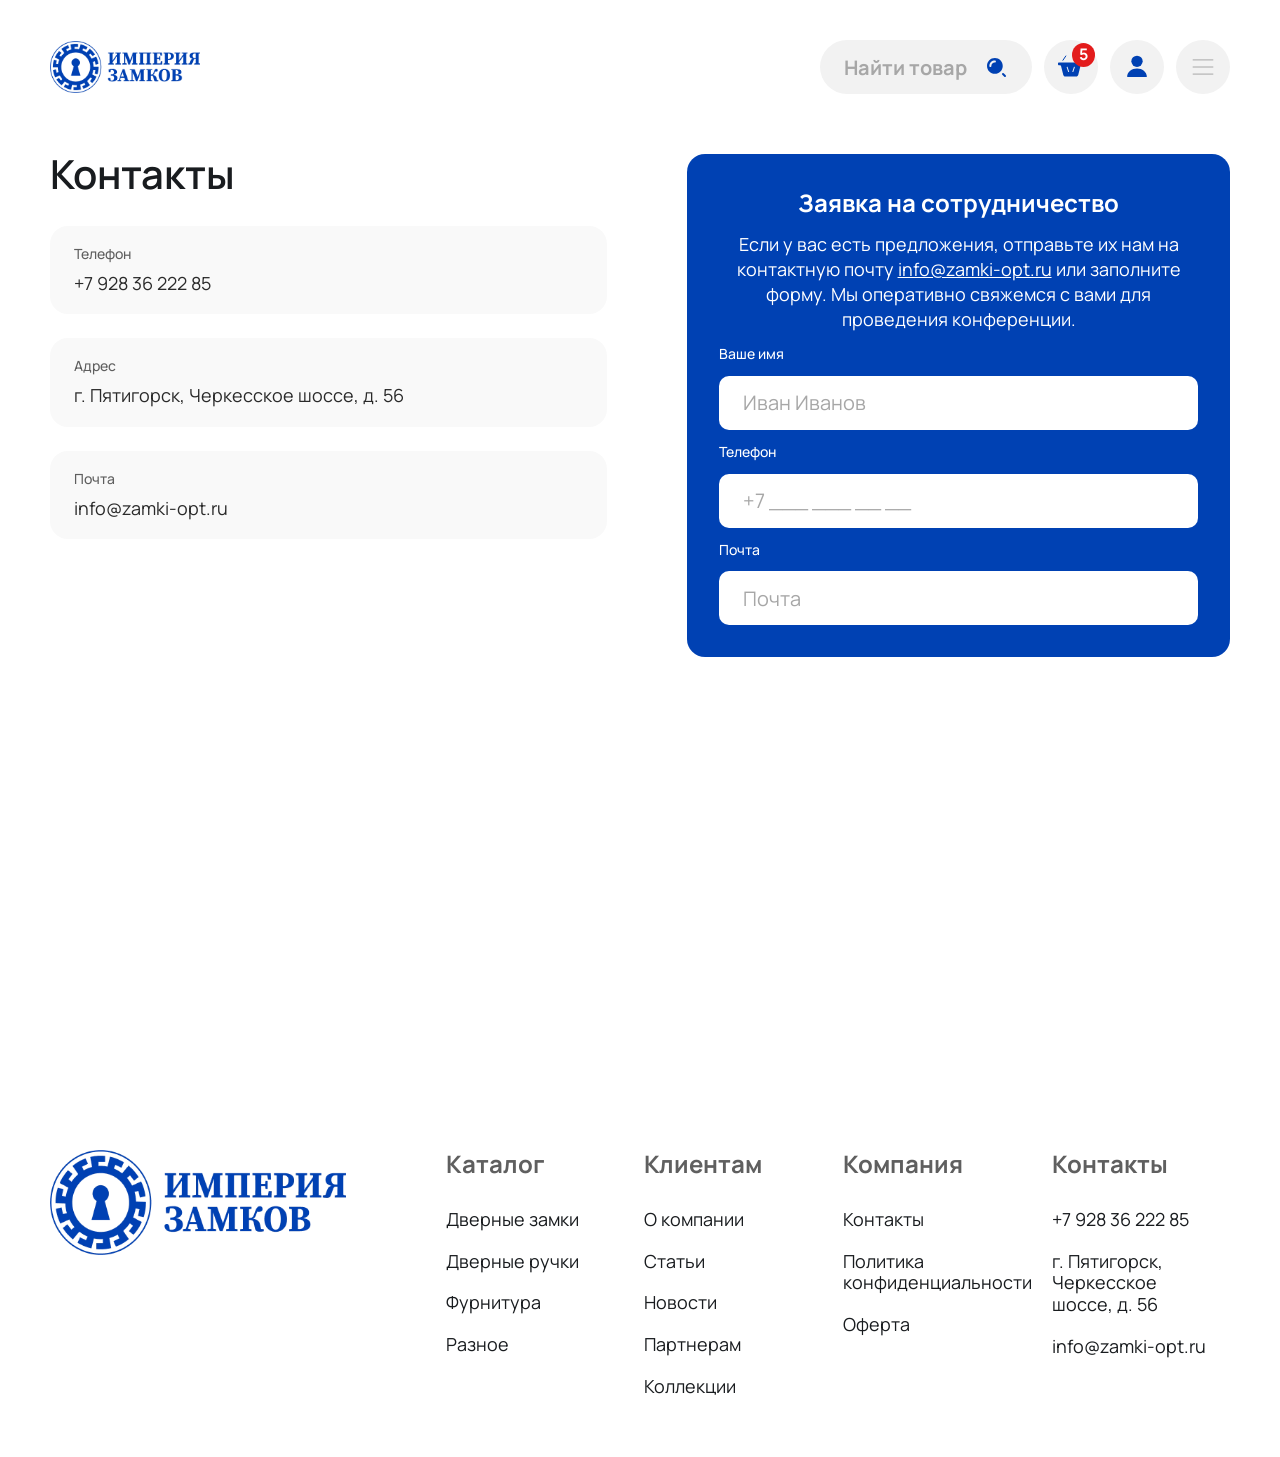
<file: contacts.html>
<!DOCTYPE html>
<html lang="ru">

<head>
	<meta charset="UTF-8">
	<meta name="viewport" content="width=device-width, initial-scale=1.0">
	<title>О компании</title>
	<link rel="stylesheet" href="css/style.css">
	<link rel="stylesheet" href="css/splide-core.min.css">
</head>

<body class="page_contacts">
	<header>
		<div class="container">
			<a href="index.html" class="logo">
				<img src="images/logo.webp" alt="">
			</a>
			<nav class="nav accordions">
				<div class="nav-menu-trigger link accordion _open">
					<div class="accordion__q accordion__trigger">
						<span>Каталог</span>
						<svg width="34" height="34" viewBox="0 0 34 34" fill="none" xmlns="http://www.w3.org/2000/svg">
							<path d="M25.5 12.75L17 21.25L8.5 12.75" stroke="#696969" />
						</svg>
					</div>
					<section class="nav-menu accordion__a">
						<div class="group">
							<h4 class="group-title">Дверные замки</h4>
							<a href="catalog.html" class="group-link">Накладные</a>
							<a href="catalog.html" class="group-link">Врезные</a>
							<a href="catalog.html" class="group-link">Защелки дверные</a>
							<a href="catalog.html" class="group-link">Навесные</a>
							<a href="catalog.html" class="group-link">Кодовые</a>
						</div>
						<div class="group">
							<h4 class="group-title">Дверные ручки</h4>
							<a href="catalog.html" class="group-link">Раздельные</a>
							<a href="catalog.html" class="group-link">На планке</a>
							<a href="catalog.html" class="group-link">Скобы</a>
							<a href="catalog.html" class="group-link">Кнобы</a>
							<a href="catalog.html" class="group-link">Для раздвижных дверей</a>
							<a href="catalog.html" class="group-link">Кнопки</a>
						</div>
						<div class="group">
							<h4 class="group-title">Фурнитура</h4>
							<a href="catalog.html" class="group-link">Петли</a>
							<a href="catalog.html" class="group-link">Шпингалеты, засовы</a>
							<a href="catalog.html" class="group-link">Задвижки дверные</a>
							<a href="catalog.html" class="group-link">Фурнитура к «антипанике»</a>
						</div>
						<div class="group _double">
							<h4 class="group-title">Разное</h4>
							<a href="catalog.html" class="group-link">Механизмы секретности</a>
							<a href="catalog.html" class="group-link">Броненакладки</a>
							<a href="catalog.html" class="group-link">Накладки, wc-комплекты</a>
							<a href="catalog.html" class="group-link">Таблички информационные</a>
							<a href="catalog.html" class="group-link">Дверные доводчики</a>
							<a href="catalog.html" class="group-link">Цифры дверные</a>
							<a href="catalog.html" class="group-link">Оконная фурнитура</a>
							<a href="catalog.html" class="group-link">Кронштейны</a>
							<a href="catalog.html" class="group-link">Упоры дверные</a>
							<a href="catalog.html" class="group-link">Мебельная фурнитура</a>
							<a href="catalog.html" class="group-link">Крючки</a>
							<a href="catalog.html" class="group-link">Почтовые ящики</a>
							<a href="catalog.html" class="group-link">Почтовые замки</a>
							<a href="catalog.html" class="group-link">Перфорированный крепеж</a>
							<a href="catalog.html" class="group-link">Оптика</a>
							<a href="catalog.html" class="group-link">Разное</a>
						</div>
					</section>
				</div>
				<a href="about-company.html" class="link">О компании</a>
				<a href="news.html" class="link">Новости</a>
				<a href="cooperation.html" class="link">Партнерам</a>
				<a href="collection.html" class="link">Коллекции</a>
				<a href="contacts.html" class="link">Контакты</a>
			</nav>
			<div class="actions">
				<button class="search-trigger">
					<img src="images/icons/search.svg" alt="">
				</button>
				<label class="component_search">
					<input type="text" placeholder="Найти товар">
					<img src="images/icons/search.svg" alt="">
				</label>
				<a href="ordering.html" class="basket">
					<img src="images/icons/basket.svg" alt="">
					<span>5</span>
				</a>
				<a href="profile.html" class="person">
					<img src="images/icons/user.svg" alt="">
				</a>
				<button class="mobile-nav-trigger">
					<svg class="lines" width="34" height="34" viewBox="0 0 34 34" fill="none" xmlns="http://www.w3.org/2000/svg">
						<path d="M7.08337 9.91675H26.9167" stroke="#A7A7A7" stroke-linecap="round" />
						<path d="M7.08337 17H26.9167" stroke="#A7A7A7" stroke-linecap="round" />
						<path d="M7.08337 24.0833H26.9167" stroke="#A7A7A7" stroke-linecap="round" />
					</svg>

					<svg class="close" width="34" height="34" viewBox="0 0 34 34" fill="none" xmlns="http://www.w3.org/2000/svg">
						<path d="M28.3334 5.66675L5.66669 28.3334" stroke="#A7A7A7" stroke-linecap="round"
							stroke-linejoin="round" />
						<path d="M5.66665 5.66675L28.3333 28.3334" stroke="#A7A7A7" stroke-linecap="round"
							stroke-linejoin="round" />
					</svg>
				</button>

			</div>

		</div>
	</header>

	<main>
		<section class="contacts">
			<div class="container">
				<div class="content">
					<div class="left">
						<h1 class="title">Контакты</h1>
						<div class="points">
							<div class="point">
								<span class="point-title">Телефон</span>
								<span class="point-text">+7 928 36 222 85</span>
							</div>
							<div class="point">
								<span class="point-title">Адрес</span>
								<span class="point-text">г. Пятигорск, Черкесское шоссе, д. 56</span>
							</div>
							<div class="point">
								<span class="point-title">Почта</span>
								<span class="point-text">info@zamki-opt.ru</span>
							</div>
						</div>
					</div>
					<div class="right">
						<iframe
							src="https://yandex.ru/map-widget/v1/?um=constructor%3A7a829935ce614201785404dcd5fc722ed0bcaadc8387381ca9170dd1765a14ca&amp;source=constructor"
							width="819" height="608" frameborder="0"></iframe>
					</div>
				</div>

				<form action="#" class="component_application-form">
					<h2 class="title">Заявка на сотрудничество</h2>
					<p class="text">
						Если у вас есть предложения, отправьте их нам на контактную почту
						<a href="info@zamki-opt.ru">info@zamki-opt.ru</a>
						или заполните форму. Мы оперативно свяжемся с вами для проведения конференции.
					</p>
					<div class="input">
						<span class="input-label">Ваше имя</span>
						<input class="component_input" type="text" placeholder="Иван Иванов" required>
					</div>
					<div class="input">
						<span class="input-label">Телефон</span>
						<input class="component_input" type="tel" placeholder="+7 ___ ___ __ __" required>
					</div>
					<div class="input">
						<span class="input-label">Почта</span>
						<input class="component_input" type="email" placeholder="Почта" required>
					</div>
				</form>
			</div>
		</section>
	</main>

	<footer>
		<div class="container">
			<div class="logo">
				<img src="images/logo.webp" loading="lazy" alt="">
			</div>
			<div class="lists">
				<div class="list">
					<h5 class="list-title">Каталог</h5>
					<a href="catalog.html" class="list-item">Дверные замки</a>
					<a href="catalog.html" class="list-item">Дверные ручки</a>
					<a href="catalog.html" class="list-item">Фурнитура</a>
					<a href="catalog.html" class="list-item">Разное</a>
				</div>
				<div class="list">
					<h5 class="list-title">Клиентам</h5>
					<a href="about-company.html" class="list-item">О компании</a>
					<a href="news.html" class="list-item">Статьи</a>
					<a href="news.html" class="list-item">Новости</a>
					<a href="cooperation.html" class="list-item">Партнерам</a>
					<a href="collection.html" class="list-item">Коллекции</a>
				</div>
				<div class="list">
					<h5 class="list-title">Компания</h5>
					<a href="contacts.html" class="list-item">Контакты</a>
					<a href="" class="list-item">Политика <br> конфиденциальности</a>
					<a href="" class="list-item">Оферта</a>
				</div>
				<div class="list">
					<h5 class="list-title">Контакты</h5>
					<span class="list-item">+7 928 36 222 85</span>
					<span class="list-item">г. Пятигорск, Черкесское <br> шоссе, д. 56</span>
					<span class="list-item">info@zamki-opt.ru</span>
				</div>
			</div>
		</div>
	</footer>

	<script src="js/index.js"></script>
</body>

</html>
</file>
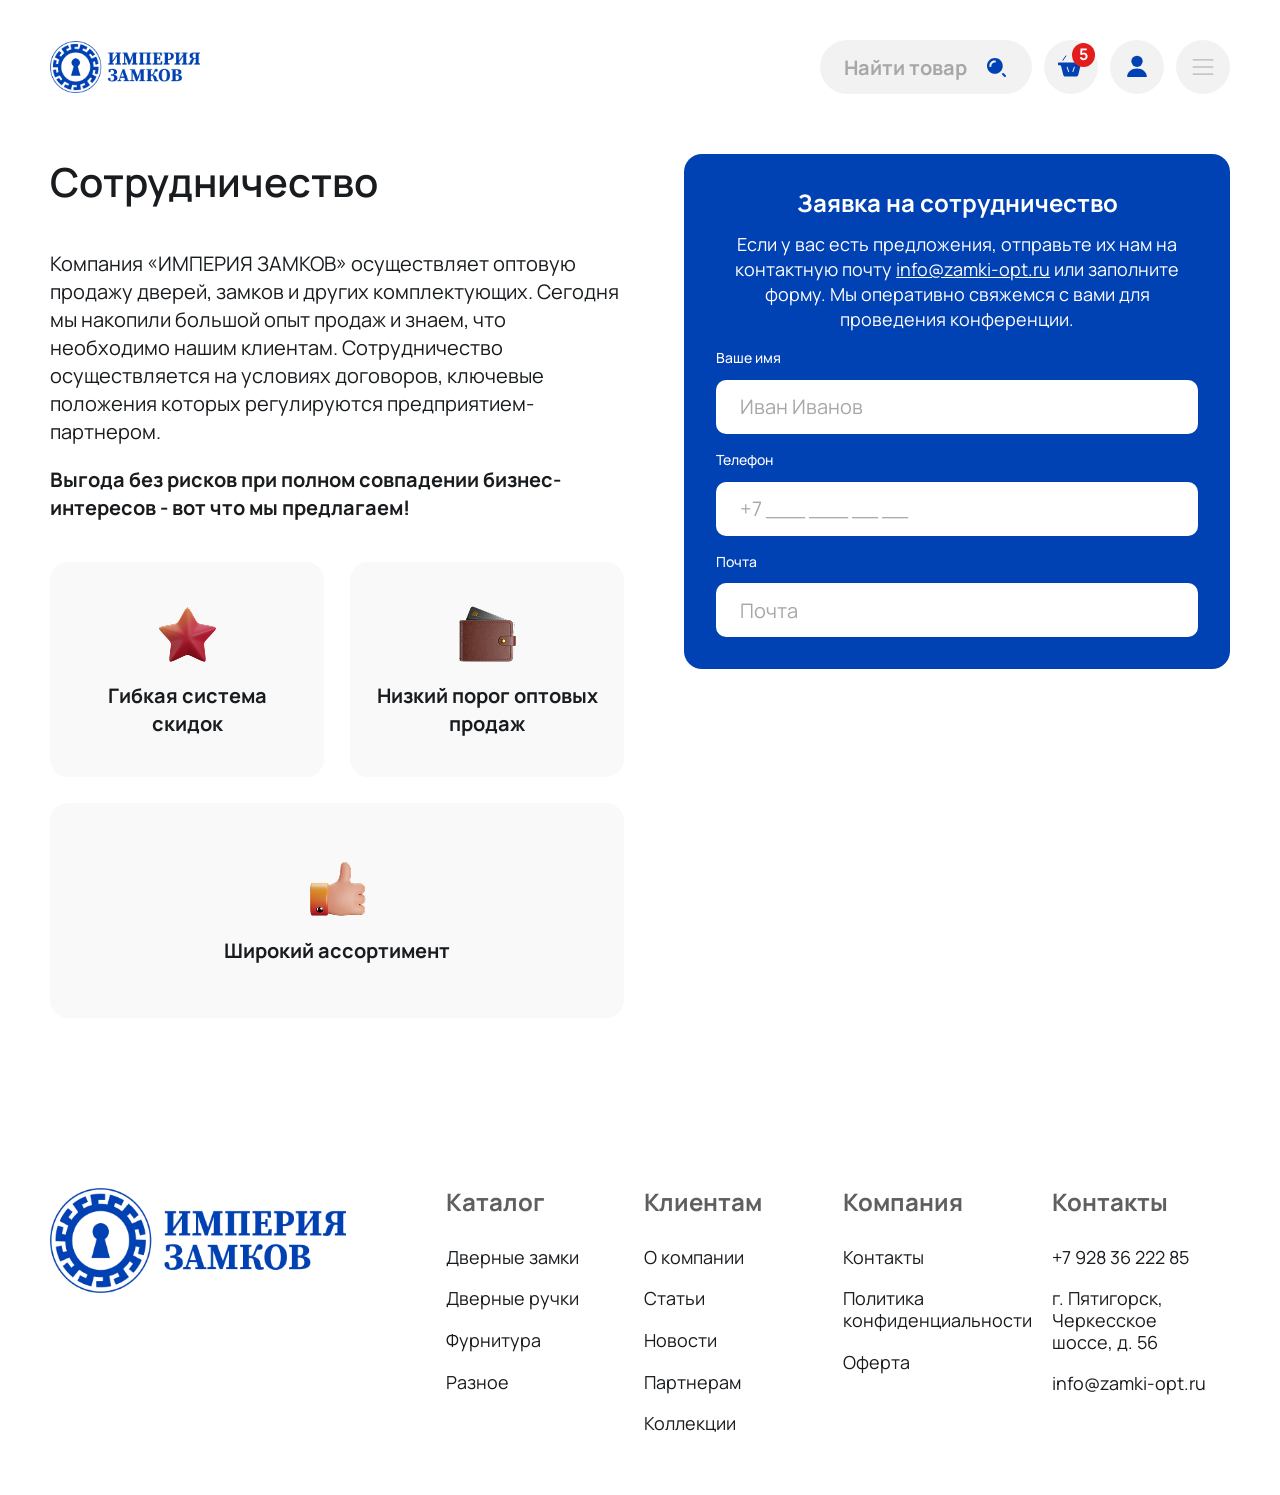
<file: cooperation.html>
<!DOCTYPE html>
<html lang="ru">

<head>
	<meta charset="UTF-8">
	<meta name="viewport" content="width=device-width, initial-scale=1.0">
	<title>Для партнеров</title>
	<link rel="stylesheet" href="css/style.css">
	<link rel="stylesheet" href="css/splide-core.min.css">
</head>

<body class="page_cooperation">
	<header>
		<div class="container">
			<a href="index.html" class="logo">
				<img src="images/logo.webp" alt="">
			</a>
			<nav class="nav accordions">
				<div class="nav-menu-trigger link accordion _open">
					<div class="accordion__q accordion__trigger">
						<span>Каталог</span>
						<svg width="34" height="34" viewBox="0 0 34 34" fill="none" xmlns="http://www.w3.org/2000/svg">
							<path d="M25.5 12.75L17 21.25L8.5 12.75" stroke="#696969" />
						</svg>
					</div>
					<section class="nav-menu accordion__a">
						<div class="group">
							<h4 class="group-title">Дверные замки</h4>
							<a href="catalog.html" class="group-link">Накладные</a>
							<a href="catalog.html" class="group-link">Врезные</a>
							<a href="catalog.html" class="group-link">Защелки дверные</a>
							<a href="catalog.html" class="group-link">Навесные</a>
							<a href="catalog.html" class="group-link">Кодовые</a>
						</div>
						<div class="group">
							<h4 class="group-title">Дверные ручки</h4>
							<a href="catalog.html" class="group-link">Раздельные</a>
							<a href="catalog.html" class="group-link">На планке</a>
							<a href="catalog.html" class="group-link">Скобы</a>
							<a href="catalog.html" class="group-link">Кнобы</a>
							<a href="catalog.html" class="group-link">Для раздвижных дверей</a>
							<a href="catalog.html" class="group-link">Кнопки</a>
						</div>
						<div class="group">
							<h4 class="group-title">Фурнитура</h4>
							<a href="catalog.html" class="group-link">Петли</a>
							<a href="catalog.html" class="group-link">Шпингалеты, засовы</a>
							<a href="catalog.html" class="group-link">Задвижки дверные</a>
							<a href="catalog.html" class="group-link">Фурнитура к «антипанике»</a>
						</div>
						<div class="group _double">
							<h4 class="group-title">Разное</h4>
							<a href="catalog.html" class="group-link">Механизмы секретности</a>
							<a href="catalog.html" class="group-link">Броненакладки</a>
							<a href="catalog.html" class="group-link">Накладки, wc-комплекты</a>
							<a href="catalog.html" class="group-link">Таблички информационные</a>
							<a href="catalog.html" class="group-link">Дверные доводчики</a>
							<a href="catalog.html" class="group-link">Цифры дверные</a>
							<a href="catalog.html" class="group-link">Оконная фурнитура</a>
							<a href="catalog.html" class="group-link">Кронштейны</a>
							<a href="catalog.html" class="group-link">Упоры дверные</a>
							<a href="catalog.html" class="group-link">Мебельная фурнитура</a>
							<a href="catalog.html" class="group-link">Крючки</a>
							<a href="catalog.html" class="group-link">Почтовые ящики</a>
							<a href="catalog.html" class="group-link">Почтовые замки</a>
							<a href="catalog.html" class="group-link">Перфорированный крепеж</a>
							<a href="catalog.html" class="group-link">Оптика</a>
							<a href="catalog.html" class="group-link">Разное</a>
						</div>
					</section>
				</div>
				<a href="about-company.html" class="link">О компании</a>
				<a href="news.html" class="link">Новости</a>
				<a href="cooperation.html" class="link">Партнерам</a>
				<a href="collection.html" class="link">Коллекции</a>
				<a href="contacts.html" class="link">Контакты</a>
			</nav>
			<div class="actions">
				<button class="search-trigger">
					<img src="images/icons/search.svg" alt="">
				</button>
				<label class="component_search">
					<input type="text" placeholder="Найти товар">
					<img src="images/icons/search.svg" alt="">
				</label>
				<a href="ordering.html" class="basket">
					<img src="images/icons/basket.svg" alt="">
					<span>5</span>
				</a>
				<a href="profile.html" class="person">
					<img src="images/icons/user.svg" alt="">
				</a>
				<button class="mobile-nav-trigger">
					<svg class="lines" width="34" height="34" viewBox="0 0 34 34" fill="none" xmlns="http://www.w3.org/2000/svg">
						<path d="M7.08337 9.91675H26.9167" stroke="#A7A7A7" stroke-linecap="round" />
						<path d="M7.08337 17H26.9167" stroke="#A7A7A7" stroke-linecap="round" />
						<path d="M7.08337 24.0833H26.9167" stroke="#A7A7A7" stroke-linecap="round" />
					</svg>

					<svg class="close" width="34" height="34" viewBox="0 0 34 34" fill="none" xmlns="http://www.w3.org/2000/svg">
						<path d="M28.3334 5.66675L5.66669 28.3334" stroke="#A7A7A7" stroke-linecap="round"
							stroke-linejoin="round" />
						<path d="M5.66665 5.66675L28.3333 28.3334" stroke="#A7A7A7" stroke-linecap="round"
							stroke-linejoin="round" />
					</svg>
				</button>

			</div>

		</div>
	</header>

	<main>
		<section class="cooperation">
			<div class="container">
				<div class="content">
					<h1 class="title">Сотрудничество</h1>
					<p class="text">
						Компания «ИМПЕРИЯ ЗАМКОВ» осуществляет оптовую продажу дверей, замков и других комплектующих. Сегодня мы
						накопили большой опыт продаж и знаем, что необходимо нашим клиентам. Сотрудничество осуществляется на
						условиях договоров, ключевые положения которых регулируются предприятием-партнером.
					</p>
					<b class="bold">Выгода без рисков при полном совпадении бизнес-интересов - вот что мы предлагаем!</b>
					<div class="points">
						<div class="point">
							<img src="images/cooperation-1.png" alt="">
							<b>Гибкая система скидок</b>
						</div>
						<div class="point">
							<img src="images/cooperation-2.png" alt="">
							<b>Низкий порог оптовых продаж</b>
						</div>
						<div class="point">
							<img src="images/cooperation-3.png" alt="">
							<b>Широкий ассортимент </b>
						</div>
					</div>
				</div>
				<form action="#" class="component_application-form">
					<h2 class="title">Заявка на сотрудничество</h2>
					<p class="text">
						Если у вас есть предложения, отправьте их нам на контактную почту
						<a href="info@zamki-opt.ru">info@zamki-opt.ru</a>
						или заполните форму. Мы оперативно свяжемся с вами для проведения конференции.
					</p>
					<div class="input">
						<span class="input-label">Ваше имя</span>
						<input class="component_input" type="text" placeholder="Иван Иванов" required>
					</div>
					<div class="input">
						<span class="input-label">Телефон</span>
						<input class="component_input" type="tel" placeholder="+7 ___ ___ __ __" required>
					</div>
					<div class="input">
						<span class="input-label">Почта</span>
						<input class="component_input" type="email" placeholder="Почта" required>
					</div>
				</form>
			</div>
		</section>
	</main>

	<footer>
		<div class="container">
			<div class="logo">
				<img src="images/logo.webp" loading="lazy" alt="">
			</div>
			<div class="lists">
				<div class="list">
					<h5 class="list-title">Каталог</h5>
					<a href="catalog.html" class="list-item">Дверные замки</a>
					<a href="catalog.html" class="list-item">Дверные ручки</a>
					<a href="catalog.html" class="list-item">Фурнитура</a>
					<a href="catalog.html" class="list-item">Разное</a>
				</div>
				<div class="list">
					<h5 class="list-title">Клиентам</h5>
					<a href="about-company.html" class="list-item">О компании</a>
					<a href="news.html" class="list-item">Статьи</a>
					<a href="news.html" class="list-item">Новости</a>
					<a href="cooperation.html" class="list-item">Партнерам</a>
					<a href="collection.html" class="list-item">Коллекции</a>
				</div>
				<div class="list">
					<h5 class="list-title">Компания</h5>
					<a href="contacts.html" class="list-item">Контакты</a>
					<a href="" class="list-item">Политика <br> конфиденциальности</a>
					<a href="" class="list-item">Оферта</a>
				</div>
				<div class="list">
					<h5 class="list-title">Контакты</h5>
					<span class="list-item">+7 928 36 222 85</span>
					<span class="list-item">г. Пятигорск, Черкесское <br> шоссе, д. 56</span>
					<span class="list-item">info@zamki-opt.ru</span>
				</div>
			</div>
		</div>
	</footer>

	<script src="js/index.js"></script>
</body>

</html>
</file>
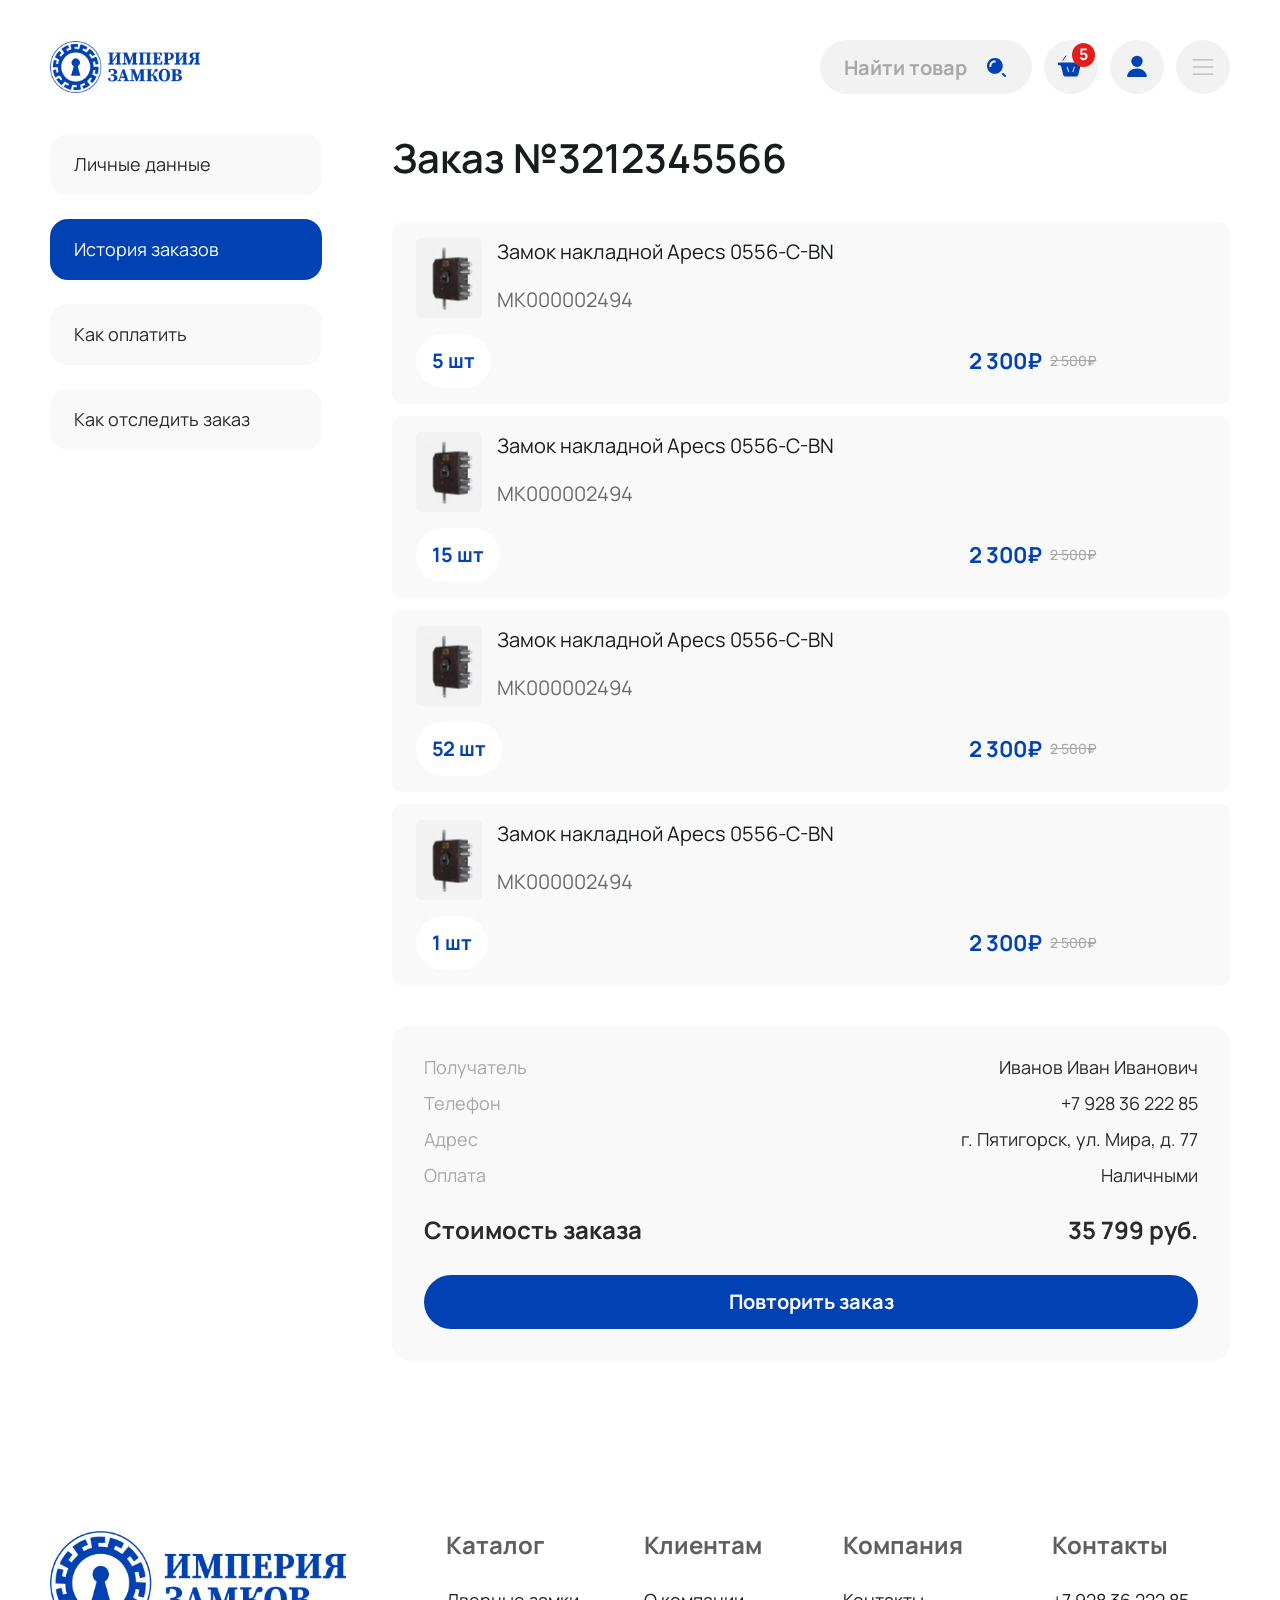
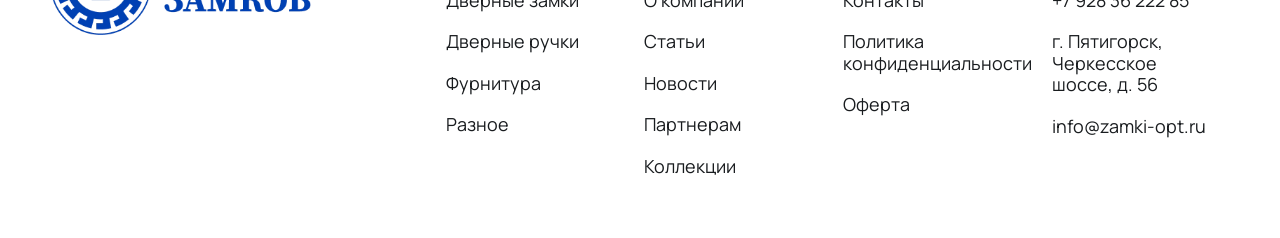
<file: history-order.html>
<!DOCTYPE html>
<html lang="ru">

<head>
	<meta charset="UTF-8">
	<meta name="viewport" content="width=device-width, initial-scale=1.0">
	<title>Личные данные</title>
	<link rel="stylesheet" href="css/style.css">
	<link rel="stylesheet" href="css/splide-core.min.css">
</head>

<body class="page_profile">
	<header>
		<div class="container">
			<a href="index.html" class="logo">
				<img src="images/logo.webp" alt="">
			</a>
			<nav class="nav accordions">
				<div class="nav-menu-trigger link accordion _open">
					<div class="accordion__q accordion__trigger">
						<span>Каталог</span>
						<svg width="34" height="34" viewBox="0 0 34 34" fill="none" xmlns="http://www.w3.org/2000/svg">
							<path d="M25.5 12.75L17 21.25L8.5 12.75" stroke="#696969" />
						</svg>
					</div>
					<section class="nav-menu accordion__a">
						<div class="group">
							<h4 class="group-title">Дверные замки</h4>
							<a href="catalog.html" class="group-link">Накладные</a>
							<a href="catalog.html" class="group-link">Врезные</a>
							<a href="catalog.html" class="group-link">Защелки дверные</a>
							<a href="catalog.html" class="group-link">Навесные</a>
							<a href="catalog.html" class="group-link">Кодовые</a>
						</div>
						<div class="group">
							<h4 class="group-title">Дверные ручки</h4>
							<a href="catalog.html" class="group-link">Раздельные</a>
							<a href="catalog.html" class="group-link">На планке</a>
							<a href="catalog.html" class="group-link">Скобы</a>
							<a href="catalog.html" class="group-link">Кнобы</a>
							<a href="catalog.html" class="group-link">Для раздвижных дверей</a>
							<a href="catalog.html" class="group-link">Кнопки</a>
						</div>
						<div class="group">
							<h4 class="group-title">Фурнитура</h4>
							<a href="catalog.html" class="group-link">Петли</a>
							<a href="catalog.html" class="group-link">Шпингалеты, засовы</a>
							<a href="catalog.html" class="group-link">Задвижки дверные</a>
							<a href="catalog.html" class="group-link">Фурнитура к «антипанике»</a>
						</div>
						<div class="group _double">
							<h4 class="group-title">Разное</h4>
							<a href="catalog.html" class="group-link">Механизмы секретности</a>
							<a href="catalog.html" class="group-link">Броненакладки</a>
							<a href="catalog.html" class="group-link">Накладки, wc-комплекты</a>
							<a href="catalog.html" class="group-link">Таблички информационные</a>
							<a href="catalog.html" class="group-link">Дверные доводчики</a>
							<a href="catalog.html" class="group-link">Цифры дверные</a>
							<a href="catalog.html" class="group-link">Оконная фурнитура</a>
							<a href="catalog.html" class="group-link">Кронштейны</a>
							<a href="catalog.html" class="group-link">Упоры дверные</a>
							<a href="catalog.html" class="group-link">Мебельная фурнитура</a>
							<a href="catalog.html" class="group-link">Крючки</a>
							<a href="catalog.html" class="group-link">Почтовые ящики</a>
							<a href="catalog.html" class="group-link">Почтовые замки</a>
							<a href="catalog.html" class="group-link">Перфорированный крепеж</a>
							<a href="catalog.html" class="group-link">Оптика</a>
							<a href="catalog.html" class="group-link">Разное</a>
						</div>
					</section>
				</div>
				<a href="about-company.html" class="link">О компании</a>
				<a href="news.html" class="link">Новости</a>
				<a href="cooperation.html" class="link">Партнерам</a>
				<a href="collection.html" class="link">Коллекции</a>
				<a href="contacts.html" class="link">Контакты</a>
			</nav>
			<div class="actions">
				<button class="search-trigger">
					<img src="images/icons/search.svg" alt="">
				</button>
				<label class="component_search">
					<input type="text" placeholder="Найти товар">
					<img src="images/icons/search.svg" alt="">
				</label>
				<a href="ordering.html" class="basket">
					<img src="images/icons/basket.svg" alt="">
					<span>5</span>
				</a>
				<a href="profile.html" class="person">
					<img src="images/icons/user.svg" alt="">
				</a>
				<button class="mobile-nav-trigger">
					<svg class="lines" width="34" height="34" viewBox="0 0 34 34" fill="none" xmlns="http://www.w3.org/2000/svg">
						<path d="M7.08337 9.91675H26.9167" stroke="#A7A7A7" stroke-linecap="round" />
						<path d="M7.08337 17H26.9167" stroke="#A7A7A7" stroke-linecap="round" />
						<path d="M7.08337 24.0833H26.9167" stroke="#A7A7A7" stroke-linecap="round" />
					</svg>

					<svg class="close" width="34" height="34" viewBox="0 0 34 34" fill="none" xmlns="http://www.w3.org/2000/svg">
						<path d="M28.3334 5.66675L5.66669 28.3334" stroke="#A7A7A7" stroke-linecap="round"
							stroke-linejoin="round" />
						<path d="M5.66665 5.66675L28.3333 28.3334" stroke="#A7A7A7" stroke-linecap="round"
							stroke-linejoin="round" />
					</svg>
				</button>

			</div>

		</div>
	</header>

	<main>
		<section class="profile tab-system">
			<div class="container">
				<aside class="tabs">
					<a href="profile.html" class="tab-trigger">Личные данные</a>
					<a href="profile.html" class="tab-trigger _active">История заказов</a>
					<a href="profile.html" class="tab-trigger">Как оплатить</a>
					<a href="profile.html" class="tab-trigger">Как отследить заказ</a>
				</aside>

				<section class="content">
					<section class="tab-content _active" data-tab="order_history">
						<h2 class="title">Заказ №3212345566</h2>
						<div class="products">
							<a href="" class="component_product">
								<div class="product-id">МК000002494</div>
								<div class="product-image">
									<img src="images/products/mini.png" loading="lazy" alt="">
								</div>
								<div class="product-name">Замок накладной Apecs 0556-C-BN</div>
								<div class="product-price">
									<div class="new-price">2 300₽</div>
									<div class="old-price">2 500₽</div>
								</div>
								<div class="amount">5 шт</div>
							</a>
							<a href="" class="component_product">
								<div class="product-id">МК000002494</div>
								<div class="product-image">
									<img src="images/products/mini.png" loading="lazy" alt="">
								</div>
								<div class="product-name">Замок накладной Apecs 0556-C-BN</div>
								<div class="product-price">
									<div class="new-price">2 300₽</div>
									<div class="old-price">2 500₽</div>
								</div>
								<div class="amount">15 шт</div>
							</a>
							<a href="" class="component_product">
								<div class="product-id">МК000002494</div>
								<div class="product-image">
									<img src="images/products/mini.png" loading="lazy" alt="">
								</div>
								<div class="product-name">Замок накладной Apecs 0556-C-BN</div>
								<div class="product-price">
									<div class="new-price">2 300₽</div>
									<div class="old-price">2 500₽</div>
								</div>
								<div class="amount">52 шт</div>
							</a>
							<a href="" class="component_product">
								<div class="product-id">МК000002494</div>
								<div class="product-image">
									<img src="images/products/mini.png" loading="lazy" alt="">
								</div>
								<div class="product-name">Замок накладной Apecs 0556-C-BN</div>
								<div class="product-price">
									<div class="new-price">2 300₽</div>
									<div class="old-price">2 500₽</div>
								</div>
								<div class="amount">1 шт</div>
							</a>
						</div>

						<div class="final-desk">
							<div class="info">
								<span class="info-q">Получатель</span>
								<span class="info-a">Иванов Иван Иванович</span>
							</div>
							<div class="info">
								<span class="info-q">Телефон</span>
								<span class="info-a">+7 928 36 222 85</span>
							</div>
							<div class="info">
								<span class="info-q">Адрес</span>
								<span class="info-a">г. Пятигорск, ул. Мира, д. 77</span>
							</div>
							<div class="info">
								<span class="info-q">Оплата</span>
								<span class="info-a">Наличными</span>
							</div>
							<div class="total">
								<span>Стоимость заказа</span>
								<span>35 799 руб.</span>
							</div>
							<button class="submit">Повторить заказ</button>
						</div>
					</section>
				</section>
			</div>
		</section>
	</main>

	<footer>
		<div class="container">
			<div class="logo">
				<img src="images/logo.webp" loading="lazy" alt="">
			</div>
			<div class="lists">
				<div class="list">
					<h5 class="list-title">Каталог</h5>
					<a href="catalog.html" class="list-item">Дверные замки</a>
					<a href="catalog.html" class="list-item">Дверные ручки</a>
					<a href="catalog.html" class="list-item">Фурнитура</a>
					<a href="catalog.html" class="list-item">Разное</a>
				</div>
				<div class="list">
					<h5 class="list-title">Клиентам</h5>
					<a href="about-company.html" class="list-item">О компании</a>
					<a href="news.html" class="list-item">Статьи</a>
					<a href="news.html" class="list-item">Новости</a>
					<a href="cooperation.html" class="list-item">Партнерам</a>
					<a href="collection.html" class="list-item">Коллекции</a>
				</div>
				<div class="list">
					<h5 class="list-title">Компания</h5>
					<a href="contacts.html" class="list-item">Контакты</a>
					<a href="" class="list-item">Политика <br> конфиденциальности</a>
					<a href="" class="list-item">Оферта</a>
				</div>
				<div class="list">
					<h5 class="list-title">Контакты</h5>
					<span class="list-item">+7 928 36 222 85</span>
					<span class="list-item">г. Пятигорск, Черкесское <br> шоссе, д. 56</span>
					<span class="list-item">info@zamki-opt.ru</span>
				</div>
			</div>
		</div>
	</footer>

	<script src="js/index.js"></script>
</body>

</html>
</file>
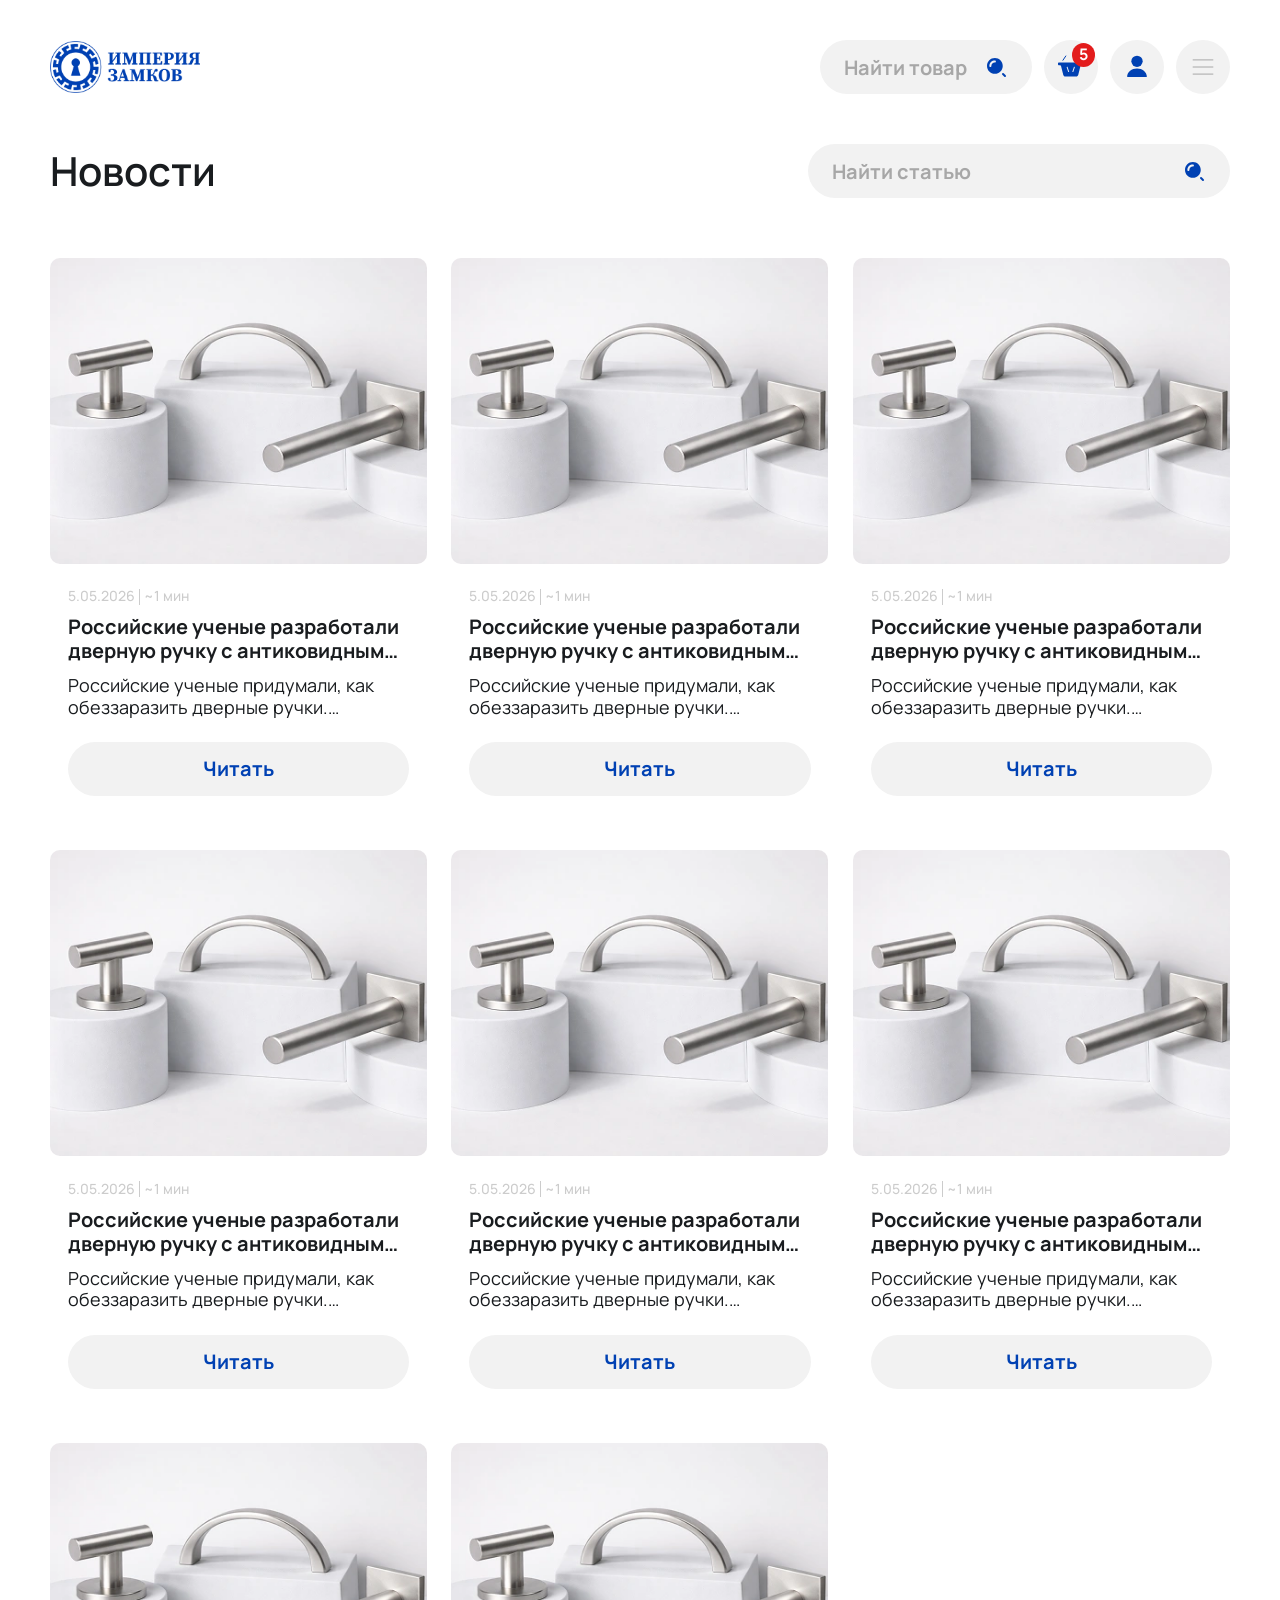
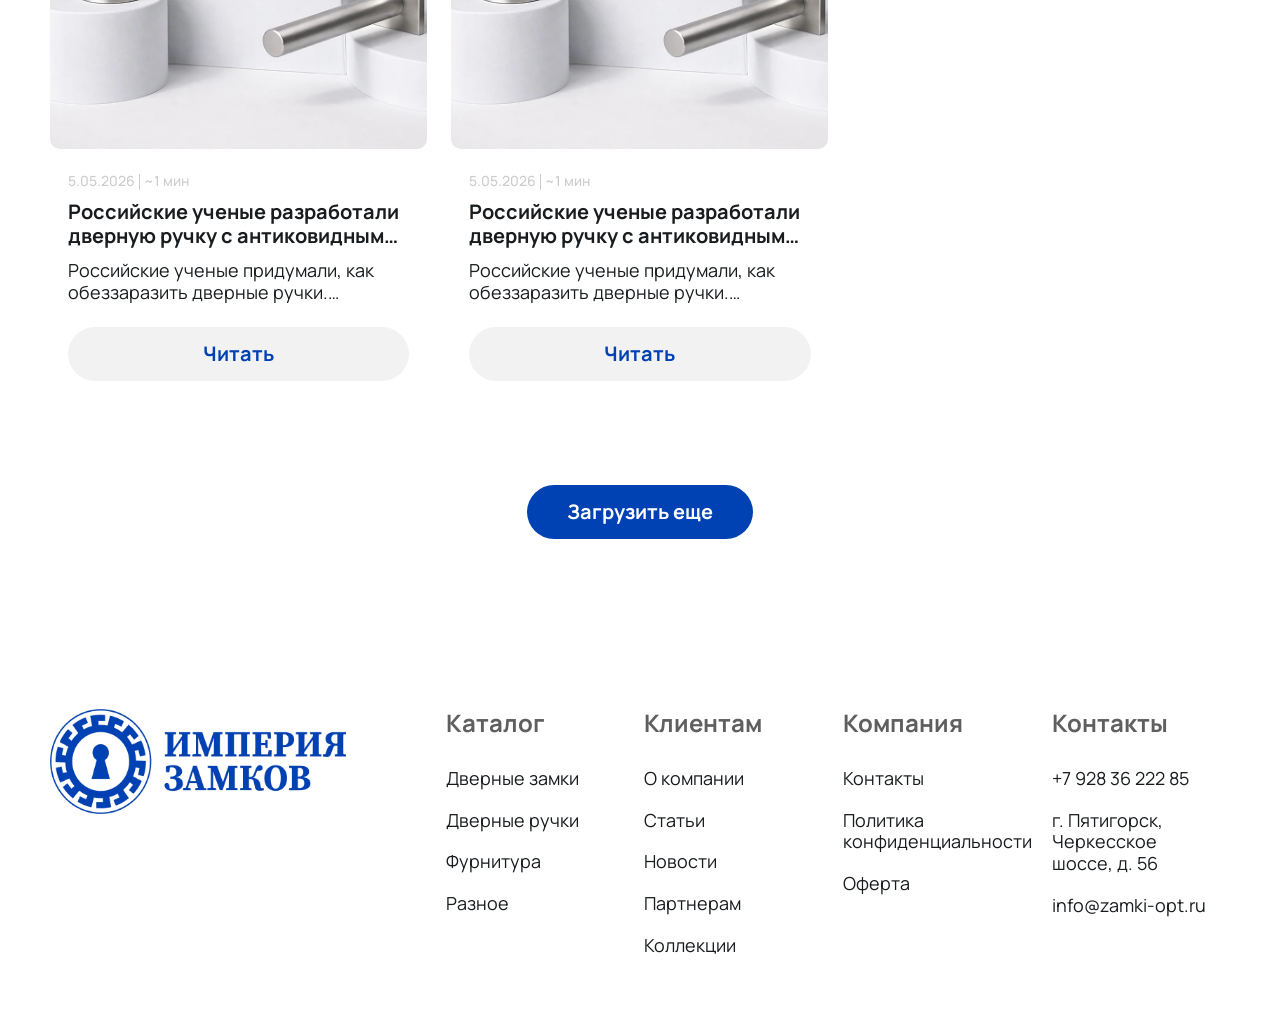
<file: news.html>
<!DOCTYPE html>
<html lang="ru">

<head>
	<meta charset="UTF-8">
	<meta name="viewport" content="width=device-width, initial-scale=1.0">
	<title>Новости</title>
	<link rel="stylesheet" href="css/style.css">
	<link rel="stylesheet" href="css/splide-core.min.css">
</head>

<body class="page_news">
	<header>
		<div class="container">
			<a href="index.html" class="logo">
				<img src="images/logo.webp" alt="">
			</a>
			<nav class="nav accordions">
				<div class="nav-menu-trigger link accordion _open">
					<div class="accordion__q accordion__trigger">
						<span>Каталог</span>
						<svg width="34" height="34" viewBox="0 0 34 34" fill="none" xmlns="http://www.w3.org/2000/svg">
							<path d="M25.5 12.75L17 21.25L8.5 12.75" stroke="#696969" />
						</svg>
					</div>
					<section class="nav-menu accordion__a">
						<div class="group">
							<h4 class="group-title">Дверные замки</h4>
							<a href="catalog.html" class="group-link">Накладные</a>
							<a href="catalog.html" class="group-link">Врезные</a>
							<a href="catalog.html" class="group-link">Защелки дверные</a>
							<a href="catalog.html" class="group-link">Навесные</a>
							<a href="catalog.html" class="group-link">Кодовые</a>
						</div>
						<div class="group">
							<h4 class="group-title">Дверные ручки</h4>
							<a href="catalog.html" class="group-link">Раздельные</a>
							<a href="catalog.html" class="group-link">На планке</a>
							<a href="catalog.html" class="group-link">Скобы</a>
							<a href="catalog.html" class="group-link">Кнобы</a>
							<a href="catalog.html" class="group-link">Для раздвижных дверей</a>
							<a href="catalog.html" class="group-link">Кнопки</a>
						</div>
						<div class="group">
							<h4 class="group-title">Фурнитура</h4>
							<a href="catalog.html" class="group-link">Петли</a>
							<a href="catalog.html" class="group-link">Шпингалеты, засовы</a>
							<a href="catalog.html" class="group-link">Задвижки дверные</a>
							<a href="catalog.html" class="group-link">Фурнитура к «антипанике»</a>
						</div>
						<div class="group _double">
							<h4 class="group-title">Разное</h4>
							<a href="catalog.html" class="group-link">Механизмы секретности</a>
							<a href="catalog.html" class="group-link">Броненакладки</a>
							<a href="catalog.html" class="group-link">Накладки, wc-комплекты</a>
							<a href="catalog.html" class="group-link">Таблички информационные</a>
							<a href="catalog.html" class="group-link">Дверные доводчики</a>
							<a href="catalog.html" class="group-link">Цифры дверные</a>
							<a href="catalog.html" class="group-link">Оконная фурнитура</a>
							<a href="catalog.html" class="group-link">Кронштейны</a>
							<a href="catalog.html" class="group-link">Упоры дверные</a>
							<a href="catalog.html" class="group-link">Мебельная фурнитура</a>
							<a href="catalog.html" class="group-link">Крючки</a>
							<a href="catalog.html" class="group-link">Почтовые ящики</a>
							<a href="catalog.html" class="group-link">Почтовые замки</a>
							<a href="catalog.html" class="group-link">Перфорированный крепеж</a>
							<a href="catalog.html" class="group-link">Оптика</a>
							<a href="catalog.html" class="group-link">Разное</a>
						</div>
					</section>
				</div>
				<a href="about-company.html" class="link">О компании</a>
				<a href="news.html" class="link">Новости</a>
				<a href="cooperation.html" class="link">Партнерам</a>
				<a href="collection.html" class="link">Коллекции</a>
				<a href="contacts.html" class="link">Контакты</a>
			</nav>
			<div class="actions">
				<button class="search-trigger">
					<img src="images/icons/search.svg" alt="">
				</button>
				<label class="component_search">
					<input type="text" placeholder="Найти товар">
					<img src="images/icons/search.svg" alt="">
				</label>
				<a href="ordering.html" class="basket">
					<img src="images/icons/basket.svg" alt="">
					<span>5</span>
				</a>
				<a href="profile.html" class="person">
					<img src="images/icons/user.svg" alt="">
				</a>
				<button class="mobile-nav-trigger">
					<svg class="lines" width="34" height="34" viewBox="0 0 34 34" fill="none" xmlns="http://www.w3.org/2000/svg">
						<path d="M7.08337 9.91675H26.9167" stroke="#A7A7A7" stroke-linecap="round" />
						<path d="M7.08337 17H26.9167" stroke="#A7A7A7" stroke-linecap="round" />
						<path d="M7.08337 24.0833H26.9167" stroke="#A7A7A7" stroke-linecap="round" />
					</svg>

					<svg class="close" width="34" height="34" viewBox="0 0 34 34" fill="none" xmlns="http://www.w3.org/2000/svg">
						<path d="M28.3334 5.66675L5.66669 28.3334" stroke="#A7A7A7" stroke-linecap="round"
							stroke-linejoin="round" />
						<path d="M5.66665 5.66675L28.3333 28.3334" stroke="#A7A7A7" stroke-linecap="round"
							stroke-linejoin="round" />
					</svg>
				</button>

			</div>

		</div>
	</header>

	<main>
		<section class="news">
			<div class="container">
				<div class="head">
					<h1 class="title">Новости</h1>

					<label class="component_search">
						<input type="text" placeholder="Найти статью">
						<img src="images/icons/search.svg" alt="">
					</label>
				</div>

				<div class="grid">
					<article class="card">
						<div class="card-image">
							<img src="images/news.webp" loading="lazy" alt="">
						</div>
						<div class="card-body">
							<div class="card-date">
								<span>5.05.2026</span>
								<hr>
								<span>~1 мин</span>
							</div>
							<h3 class="card-title">Российские ученые разработали дверную ручку с антиковидным эффектом</h3>
							<p class="card-text">
								Российские ученые придумали, как обеззаразить дверные ручки. Разаработка принадлежит команде стартапа из
								Российского университета дружбы народов (РУДН). Как уточнили в пресс-службе Национальной технологической
								инициативы (НТИ), специалисты предложили оснастить дверные ручки ультрафиолетом, благодаря чему
								уничтожаются до 96% бактерий и вирусов, находящихся на ее поверхности. При этом на обеззараживанрие
								требуется всего 2,5-3 секунды.
							</p>
							<a href="article.html" class="card-button">Читать</a>
						</div>
					</article>
					<article class="card">
						<div class="card-image">
							<img src="images/news.webp" loading="lazy" alt="">
						</div>
						<div class="card-body">
							<div class="card-date">
								<span>5.05.2026</span>
								<hr>
								<span>~1 мин</span>
							</div>
							<h3 class="card-title">Российские ученые разработали дверную ручку с антиковидным эффектом</h3>
							<p class="card-text">
								Российские ученые придумали, как обеззаразить дверные ручки. Разаработка принадлежит команде стартапа из
								Российского университета дружбы народов (РУДН). Как уточнили в пресс-службе Национальной технологической
								инициативы (НТИ), специалисты предложили оснастить дверные ручки ультрафиолетом, благодаря чему
								уничтожаются до 96% бактерий и вирусов, находящихся на ее поверхности. При этом на обеззараживанрие
								требуется всего 2,5-3 секунды.
							</p>
							<a href="article.html" class="card-button">Читать</a>
						</div>
					</article>
					<article class="card">
						<div class="card-image">
							<img src="images/news.webp" loading="lazy" alt="">
						</div>
						<div class="card-body">
							<div class="card-date">
								<span>5.05.2026</span>
								<hr>
								<span>~1 мин</span>
							</div>
							<h3 class="card-title">Российские ученые разработали дверную ручку с антиковидным эффектом</h3>
							<p class="card-text">
								Российские ученые придумали, как обеззаразить дверные ручки. Разаработка принадлежит команде стартапа из
								Российского университета дружбы народов (РУДН). Как уточнили в пресс-службе Национальной технологической
								инициативы (НТИ), специалисты предложили оснастить дверные ручки ультрафиолетом, благодаря чему
								уничтожаются до 96% бактерий и вирусов, находящихся на ее поверхности. При этом на обеззараживанрие
								требуется всего 2,5-3 секунды.
							</p>
							<a href="article.html" class="card-button">Читать</a>
						</div>
					</article>
					<article class="card">
						<div class="card-image">
							<img src="images/news.webp" loading="lazy" alt="">
						</div>
						<div class="card-body">
							<div class="card-date">
								<span>5.05.2026</span>
								<hr>
								<span>~1 мин</span>
							</div>
							<h3 class="card-title">Российские ученые разработали дверную ручку с антиковидным эффектом</h3>
							<p class="card-text">
								Российские ученые придумали, как обеззаразить дверные ручки. Разаработка принадлежит команде стартапа из
								Российского университета дружбы народов (РУДН). Как уточнили в пресс-службе Национальной технологической
								инициативы (НТИ), специалисты предложили оснастить дверные ручки ультрафиолетом, благодаря чему
								уничтожаются до 96% бактерий и вирусов, находящихся на ее поверхности. При этом на обеззараживанрие
								требуется всего 2,5-3 секунды.
							</p>
							<a href="article.html" class="card-button">Читать</a>
						</div>
					</article>
					<article class="card">
						<div class="card-image">
							<img src="images/news.webp" loading="lazy" alt="">
						</div>
						<div class="card-body">
							<div class="card-date">
								<span>5.05.2026</span>
								<hr>
								<span>~1 мин</span>
							</div>
							<h3 class="card-title">Российские ученые разработали дверную ручку с антиковидным эффектом</h3>
							<p class="card-text">
								Российские ученые придумали, как обеззаразить дверные ручки. Разаработка принадлежит команде стартапа из
								Российского университета дружбы народов (РУДН). Как уточнили в пресс-службе Национальной технологической
								инициативы (НТИ), специалисты предложили оснастить дверные ручки ультрафиолетом, благодаря чему
								уничтожаются до 96% бактерий и вирусов, находящихся на ее поверхности. При этом на обеззараживанрие
								требуется всего 2,5-3 секунды.
							</p>
							<a href="article.html" class="card-button">Читать</a>
						</div>
					</article>
					<article class="card">
						<div class="card-image">
							<img src="images/news.webp" loading="lazy" alt="">
						</div>
						<div class="card-body">
							<div class="card-date">
								<span>5.05.2026</span>
								<hr>
								<span>~1 мин</span>
							</div>
							<h3 class="card-title">Российские ученые разработали дверную ручку с антиковидным эффектом</h3>
							<p class="card-text">
								Российские ученые придумали, как обеззаразить дверные ручки. Разаработка принадлежит команде стартапа из
								Российского университета дружбы народов (РУДН). Как уточнили в пресс-службе Национальной технологической
								инициативы (НТИ), специалисты предложили оснастить дверные ручки ультрафиолетом, благодаря чему
								уничтожаются до 96% бактерий и вирусов, находящихся на ее поверхности. При этом на обеззараживанрие
								требуется всего 2,5-3 секунды.
							</p>
							<a href="article.html" class="card-button">Читать</a>
						</div>
					</article>
					<article class="card">
						<div class="card-image">
							<img src="images/news.webp" loading="lazy" alt="">
						</div>
						<div class="card-body">
							<div class="card-date">
								<span>5.05.2026</span>
								<hr>
								<span>~1 мин</span>
							</div>
							<h3 class="card-title">Российские ученые разработали дверную ручку с антиковидным эффектом</h3>
							<p class="card-text">
								Российские ученые придумали, как обеззаразить дверные ручки. Разаработка принадлежит команде стартапа из
								Российского университета дружбы народов (РУДН). Как уточнили в пресс-службе Национальной технологической
								инициативы (НТИ), специалисты предложили оснастить дверные ручки ультрафиолетом, благодаря чему
								уничтожаются до 96% бактерий и вирусов, находящихся на ее поверхности. При этом на обеззараживанрие
								требуется всего 2,5-3 секунды.
							</p>
							<a href="article.html" class="card-button">Читать</a>
						</div>
					</article>
					<article class="card">
						<div class="card-image">
							<img src="images/news.webp" loading="lazy" alt="">
						</div>
						<div class="card-body">
							<div class="card-date">
								<span>5.05.2026</span>
								<hr>
								<span>~1 мин</span>
							</div>
							<h3 class="card-title">Российские ученые разработали дверную ручку с антиковидным эффектом</h3>
							<p class="card-text">
								Российские ученые придумали, как обеззаразить дверные ручки. Разаработка принадлежит команде стартапа из
								Российского университета дружбы народов (РУДН). Как уточнили в пресс-службе Национальной технологической
								инициативы (НТИ), специалисты предложили оснастить дверные ручки ультрафиолетом, благодаря чему
								уничтожаются до 96% бактерий и вирусов, находящихся на ее поверхности. При этом на обеззараживанрие
								требуется всего 2,5-3 секунды.
							</p>
							<a href="article.html" class="card-button">Читать</a>
						</div>
					</article>
				</div>

				<div class="show-more">Загрузить еще</div>
			</div>
		</section>
	</main>

	<footer>
		<div class="container">
			<div class="logo">
				<img src="images/logo.webp" loading="lazy" alt="">
			</div>
			<div class="lists">
				<div class="list">
					<h5 class="list-title">Каталог</h5>
					<a href="catalog.html" class="list-item">Дверные замки</a>
					<a href="catalog.html" class="list-item">Дверные ручки</a>
					<a href="catalog.html" class="list-item">Фурнитура</a>
					<a href="catalog.html" class="list-item">Разное</a>
				</div>
				<div class="list">
					<h5 class="list-title">Клиентам</h5>
					<a href="about-company.html" class="list-item">О компании</a>
					<a href="news.html" class="list-item">Статьи</a>
					<a href="news.html" class="list-item">Новости</a>
					<a href="cooperation.html" class="list-item">Партнерам</a>
					<a href="collection.html" class="list-item">Коллекции</a>
				</div>
				<div class="list">
					<h5 class="list-title">Компания</h5>
					<a href="contacts.html" class="list-item">Контакты</a>
					<a href="" class="list-item">Политика <br> конфиденциальности</a>
					<a href="" class="list-item">Оферта</a>
				</div>
				<div class="list">
					<h5 class="list-title">Контакты</h5>
					<span class="list-item">+7 928 36 222 85</span>
					<span class="list-item">г. Пятигорск, Черкесское <br> шоссе, д. 56</span>
					<span class="list-item">info@zamki-opt.ru</span>
				</div>
			</div>
		</div>
	</footer>

	<script src="js/index.js"></script>
</body>

</html>
</file>
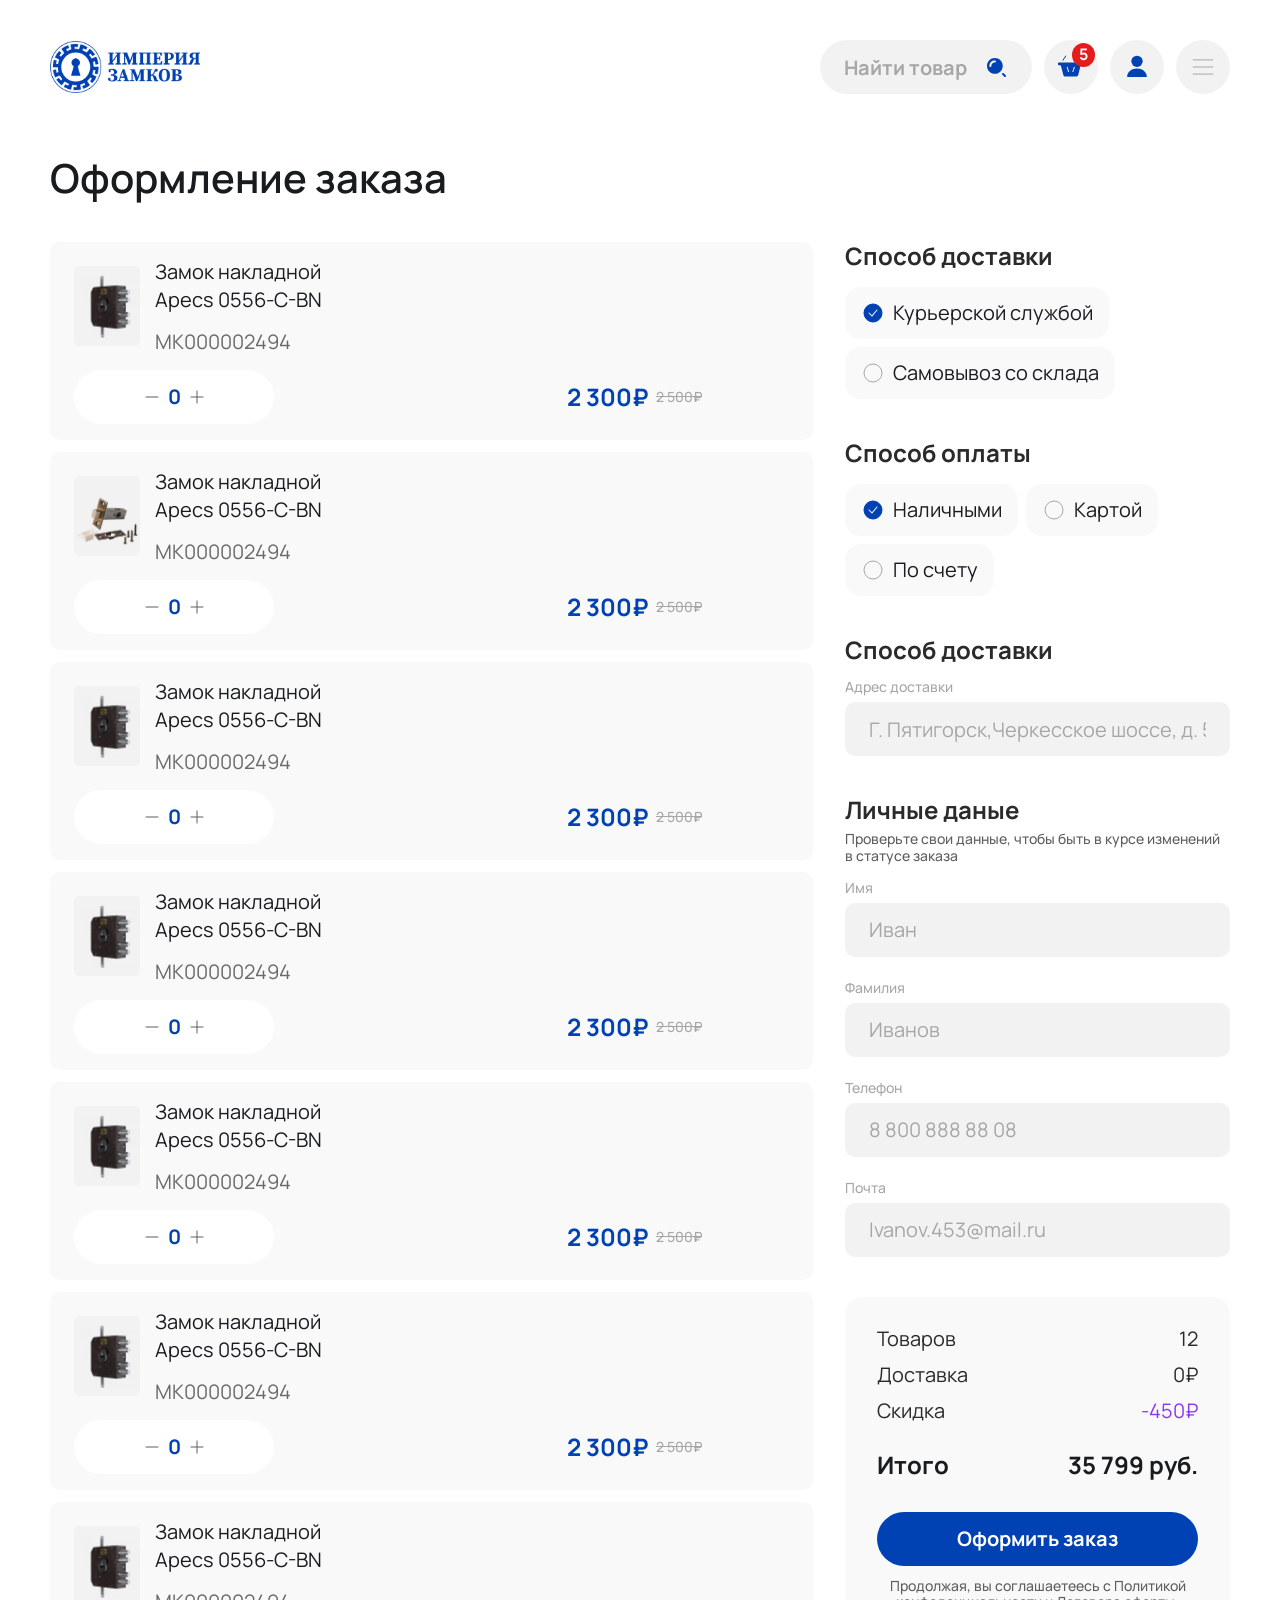
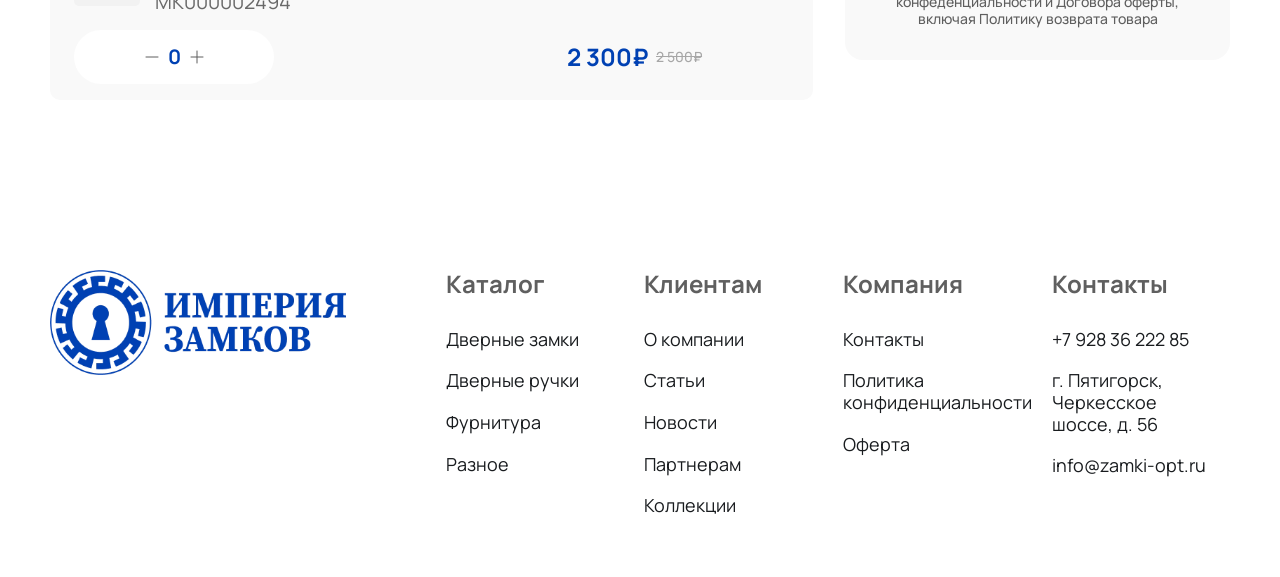
<file: ordering.html>
<!DOCTYPE html>
<html lang="ru">

<head>
	<meta charset="UTF-8">
	<meta name="viewport" content="width=device-width, initial-scale=1.0">
	<title>Оформление заказа</title>
	<link rel="stylesheet" href="css/style.css">
	<link rel="stylesheet" href="css/splide-core.min.css">
</head>

<body class="page_ordering">
	<header>
		<div class="container">
			<a href="index.html" class="logo">
				<img src="images/logo.webp" alt="">
			</a>
			<nav class="nav accordions">
				<div class="nav-menu-trigger link accordion _open">
					<div class="accordion__q accordion__trigger">
						<span>Каталог</span>
						<svg width="34" height="34" viewBox="0 0 34 34" fill="none" xmlns="http://www.w3.org/2000/svg">
							<path d="M25.5 12.75L17 21.25L8.5 12.75" stroke="#696969" />
						</svg>
					</div>
					<section class="nav-menu accordion__a">
						<div class="group">
							<h4 class="group-title">Дверные замки</h4>
							<a href="catalog.html" class="group-link">Накладные</a>
							<a href="catalog.html" class="group-link">Врезные</a>
							<a href="catalog.html" class="group-link">Защелки дверные</a>
							<a href="catalog.html" class="group-link">Навесные</a>
							<a href="catalog.html" class="group-link">Кодовые</a>
						</div>
						<div class="group">
							<h4 class="group-title">Дверные ручки</h4>
							<a href="catalog.html" class="group-link">Раздельные</a>
							<a href="catalog.html" class="group-link">На планке</a>
							<a href="catalog.html" class="group-link">Скобы</a>
							<a href="catalog.html" class="group-link">Кнобы</a>
							<a href="catalog.html" class="group-link">Для раздвижных дверей</a>
							<a href="catalog.html" class="group-link">Кнопки</a>
						</div>
						<div class="group">
							<h4 class="group-title">Фурнитура</h4>
							<a href="catalog.html" class="group-link">Петли</a>
							<a href="catalog.html" class="group-link">Шпингалеты, засовы</a>
							<a href="catalog.html" class="group-link">Задвижки дверные</a>
							<a href="catalog.html" class="group-link">Фурнитура к «антипанике»</a>
						</div>
						<div class="group _double">
							<h4 class="group-title">Разное</h4>
							<a href="catalog.html" class="group-link">Механизмы секретности</a>
							<a href="catalog.html" class="group-link">Броненакладки</a>
							<a href="catalog.html" class="group-link">Накладки, wc-комплекты</a>
							<a href="catalog.html" class="group-link">Таблички информационные</a>
							<a href="catalog.html" class="group-link">Дверные доводчики</a>
							<a href="catalog.html" class="group-link">Цифры дверные</a>
							<a href="catalog.html" class="group-link">Оконная фурнитура</a>
							<a href="catalog.html" class="group-link">Кронштейны</a>
							<a href="catalog.html" class="group-link">Упоры дверные</a>
							<a href="catalog.html" class="group-link">Мебельная фурнитура</a>
							<a href="catalog.html" class="group-link">Крючки</a>
							<a href="catalog.html" class="group-link">Почтовые ящики</a>
							<a href="catalog.html" class="group-link">Почтовые замки</a>
							<a href="catalog.html" class="group-link">Перфорированный крепеж</a>
							<a href="catalog.html" class="group-link">Оптика</a>
							<a href="catalog.html" class="group-link">Разное</a>
						</div>
					</section>
				</div>
				<a href="about-company.html" class="link">О компании</a>
				<a href="news.html" class="link">Новости</a>
				<a href="cooperation.html" class="link">Партнерам</a>
				<a href="collection.html" class="link">Коллекции</a>
				<a href="contacts.html" class="link">Контакты</a>
			</nav>
			<div class="actions">
				<button class="search-trigger">
					<img src="images/icons/search.svg" alt="">
				</button>
				<label class="component_search">
					<input type="text" placeholder="Найти товар">
					<img src="images/icons/search.svg" alt="">
				</label>
				<a href="ordering.html" class="basket">
					<img src="images/icons/basket.svg" alt="">
					<span>5</span>
				</a>
				<a href="profile.html" class="person">
					<img src="images/icons/user.svg" alt="">
				</a>
				<button class="mobile-nav-trigger">
					<svg class="lines" width="34" height="34" viewBox="0 0 34 34" fill="none" xmlns="http://www.w3.org/2000/svg">
						<path d="M7.08337 9.91675H26.9167" stroke="#A7A7A7" stroke-linecap="round" />
						<path d="M7.08337 17H26.9167" stroke="#A7A7A7" stroke-linecap="round" />
						<path d="M7.08337 24.0833H26.9167" stroke="#A7A7A7" stroke-linecap="round" />
					</svg>

					<svg class="close" width="34" height="34" viewBox="0 0 34 34" fill="none" xmlns="http://www.w3.org/2000/svg">
						<path d="M28.3334 5.66675L5.66669 28.3334" stroke="#A7A7A7" stroke-linecap="round"
							stroke-linejoin="round" />
						<path d="M5.66665 5.66675L28.3333 28.3334" stroke="#A7A7A7" stroke-linecap="round"
							stroke-linejoin="round" />
					</svg>
				</button>

			</div>

		</div>
	</header>

	<main>
		<section class="ordering">
			<div class="container">
				<h1 class="title">Оформление заказа</h1>
				<div class="flex">
					<section class="products">
						<article class="component_product">
							<div class="product-id">МК000002494</div>
							<div class="product-image">
								<img src="images/products/mini.png" loading="lazy" alt="">
							</div>
							<div class="product-name">Замок накладной Apecs 0556-C-BN</div>
							<div class="product-price">
								<div class="new-price">2 300₽</div>
								<div class="old-price">2 500₽</div>
							</div>
							<div class="delete-and-counter">
								<button class="delete">
									<svg width="24" height="24" viewBox="0 0 24 24" fill="none" xmlns="http://www.w3.org/2000/svg">
										<path d="M9.5 14.5L9.5 11.5" stroke="#A7A7A7" stroke-linecap="round" />
										<path d="M14.5 14.5L14.5 11.5" stroke="#A7A7A7" stroke-linecap="round" />
										<path
											d="M3 6.5H21C19.5955 6.5 18.8933 6.5 18.3889 6.83706C18.1705 6.98298 17.983 7.17048 17.8371 7.38886C17.5 7.89331 17.5 8.59554 17.5 10V15.5C17.5 17.3856 17.5 18.3284 16.9142 18.9142C16.3284 19.5 15.3856 19.5 13.5 19.5H10.5C8.61438 19.5 7.67157 19.5 7.08579 18.9142C6.5 18.3284 6.5 17.3856 6.5 15.5V10C6.5 8.59554 6.5 7.89331 6.16294 7.38886C6.01702 7.17048 5.82952 6.98298 5.61114 6.83706C5.10669 6.5 4.40446 6.5 3 6.5Z"
											stroke="#A7A7A7" stroke-linecap="round" />
										<path d="M9.5 3.50024C9.5 3.50024 10 2.5 12 2.5C14 2.5 14.5 3.5 14.5 3.5" stroke="#A7A7A7"
											stroke-linecap="round" />
									</svg>
								</button>
								<div class="counter">
									<button class="decrement">
										<svg width="24" height="24" viewBox="0 0 24 24" fill="none" xmlns="http://www.w3.org/2000/svg">
											<path d="M18 12L6 12" stroke="#5F5F5F" stroke-linecap="round" />
										</svg>
									</button>
									<div class="count">0</div>
									<div class="increment">
										<svg width="24" height="24" viewBox="0 0 24 24" fill="none" xmlns="http://www.w3.org/2000/svg">
											<path d="M12 6L12 18" stroke="#5F5F5F" stroke-linecap="round" />
											<path d="M18 12L6 12" stroke="#5F5F5F" stroke-linecap="round" />
										</svg>
									</div>
								</div>
							</div>
						</article>
						<article class="component_product">
							<div class="product-id">МК000002494</div>
							<div class="product-image">
								<img src="images/products/2.png" loading="lazy" alt="">
							</div>
							<div class="product-name">Замок накладной Apecs 0556-C-BN</div>
							<div class="product-price">
								<div class="new-price">2 300₽</div>
								<div class="old-price">2 500₽</div>
							</div>
							<div class="delete-and-counter">
								<button class="delete">
									<svg width="24" height="24" viewBox="0 0 24 24" fill="none" xmlns="http://www.w3.org/2000/svg">
										<path d="M9.5 14.5L9.5 11.5" stroke="#A7A7A7" stroke-linecap="round" />
										<path d="M14.5 14.5L14.5 11.5" stroke="#A7A7A7" stroke-linecap="round" />
										<path
											d="M3 6.5H21C19.5955 6.5 18.8933 6.5 18.3889 6.83706C18.1705 6.98298 17.983 7.17048 17.8371 7.38886C17.5 7.89331 17.5 8.59554 17.5 10V15.5C17.5 17.3856 17.5 18.3284 16.9142 18.9142C16.3284 19.5 15.3856 19.5 13.5 19.5H10.5C8.61438 19.5 7.67157 19.5 7.08579 18.9142C6.5 18.3284 6.5 17.3856 6.5 15.5V10C6.5 8.59554 6.5 7.89331 6.16294 7.38886C6.01702 7.17048 5.82952 6.98298 5.61114 6.83706C5.10669 6.5 4.40446 6.5 3 6.5Z"
											stroke="#A7A7A7" stroke-linecap="round" />
										<path d="M9.5 3.50024C9.5 3.50024 10 2.5 12 2.5C14 2.5 14.5 3.5 14.5 3.5" stroke="#A7A7A7"
											stroke-linecap="round" />
									</svg>
								</button>
								<div class="counter">
									<button class="decrement">
										<svg width="24" height="24" viewBox="0 0 24 24" fill="none" xmlns="http://www.w3.org/2000/svg">
											<path d="M18 12L6 12" stroke="#5F5F5F" stroke-linecap="round" />
										</svg>
									</button>
									<div class="count">0</div>
									<div class="increment">
										<svg width="24" height="24" viewBox="0 0 24 24" fill="none" xmlns="http://www.w3.org/2000/svg">
											<path d="M12 6L12 18" stroke="#5F5F5F" stroke-linecap="round" />
											<path d="M18 12L6 12" stroke="#5F5F5F" stroke-linecap="round" />
										</svg>
									</div>
								</div>
							</div>
						</article>
						<article class="component_product">
							<div class="product-id">МК000002494</div>
							<div class="product-image">
								<img src="images/products/mini.png" loading="lazy" alt="">
							</div>
							<div class="product-name">Замок накладной Apecs 0556-C-BN</div>
							<div class="product-price">
								<div class="new-price">2 300₽</div>
								<div class="old-price">2 500₽</div>
							</div>
							<div class="delete-and-counter">
								<button class="delete">
									<svg width="24" height="24" viewBox="0 0 24 24" fill="none" xmlns="http://www.w3.org/2000/svg">
										<path d="M9.5 14.5L9.5 11.5" stroke="#A7A7A7" stroke-linecap="round" />
										<path d="M14.5 14.5L14.5 11.5" stroke="#A7A7A7" stroke-linecap="round" />
										<path
											d="M3 6.5H21C19.5955 6.5 18.8933 6.5 18.3889 6.83706C18.1705 6.98298 17.983 7.17048 17.8371 7.38886C17.5 7.89331 17.5 8.59554 17.5 10V15.5C17.5 17.3856 17.5 18.3284 16.9142 18.9142C16.3284 19.5 15.3856 19.5 13.5 19.5H10.5C8.61438 19.5 7.67157 19.5 7.08579 18.9142C6.5 18.3284 6.5 17.3856 6.5 15.5V10C6.5 8.59554 6.5 7.89331 6.16294 7.38886C6.01702 7.17048 5.82952 6.98298 5.61114 6.83706C5.10669 6.5 4.40446 6.5 3 6.5Z"
											stroke="#A7A7A7" stroke-linecap="round" />
										<path d="M9.5 3.50024C9.5 3.50024 10 2.5 12 2.5C14 2.5 14.5 3.5 14.5 3.5" stroke="#A7A7A7"
											stroke-linecap="round" />
									</svg>
								</button>
								<div class="counter">
									<button class="decrement">
										<svg width="24" height="24" viewBox="0 0 24 24" fill="none" xmlns="http://www.w3.org/2000/svg">
											<path d="M18 12L6 12" stroke="#5F5F5F" stroke-linecap="round" />
										</svg>
									</button>
									<div class="count">0</div>
									<div class="increment">
										<svg width="24" height="24" viewBox="0 0 24 24" fill="none" xmlns="http://www.w3.org/2000/svg">
											<path d="M12 6L12 18" stroke="#5F5F5F" stroke-linecap="round" />
											<path d="M18 12L6 12" stroke="#5F5F5F" stroke-linecap="round" />
										</svg>
									</div>
								</div>
							</div>
						</article>
						<article class="component_product">
							<div class="product-id">МК000002494</div>
							<div class="product-image">
								<img src="images/products/mini.png" loading="lazy" alt="">
							</div>
							<div class="product-name">Замок накладной Apecs 0556-C-BN</div>
							<div class="product-price">
								<div class="new-price">2 300₽</div>
								<div class="old-price">2 500₽</div>
							</div>
							<div class="delete-and-counter">
								<button class="delete">
									<svg width="24" height="24" viewBox="0 0 24 24" fill="none" xmlns="http://www.w3.org/2000/svg">
										<path d="M9.5 14.5L9.5 11.5" stroke="#A7A7A7" stroke-linecap="round" />
										<path d="M14.5 14.5L14.5 11.5" stroke="#A7A7A7" stroke-linecap="round" />
										<path
											d="M3 6.5H21C19.5955 6.5 18.8933 6.5 18.3889 6.83706C18.1705 6.98298 17.983 7.17048 17.8371 7.38886C17.5 7.89331 17.5 8.59554 17.5 10V15.5C17.5 17.3856 17.5 18.3284 16.9142 18.9142C16.3284 19.5 15.3856 19.5 13.5 19.5H10.5C8.61438 19.5 7.67157 19.5 7.08579 18.9142C6.5 18.3284 6.5 17.3856 6.5 15.5V10C6.5 8.59554 6.5 7.89331 6.16294 7.38886C6.01702 7.17048 5.82952 6.98298 5.61114 6.83706C5.10669 6.5 4.40446 6.5 3 6.5Z"
											stroke="#A7A7A7" stroke-linecap="round" />
										<path d="M9.5 3.50024C9.5 3.50024 10 2.5 12 2.5C14 2.5 14.5 3.5 14.5 3.5" stroke="#A7A7A7"
											stroke-linecap="round" />
									</svg>
								</button>
								<div class="counter">
									<button class="decrement">
										<svg width="24" height="24" viewBox="0 0 24 24" fill="none" xmlns="http://www.w3.org/2000/svg">
											<path d="M18 12L6 12" stroke="#5F5F5F" stroke-linecap="round" />
										</svg>
									</button>
									<div class="count">0</div>
									<div class="increment">
										<svg width="24" height="24" viewBox="0 0 24 24" fill="none" xmlns="http://www.w3.org/2000/svg">
											<path d="M12 6L12 18" stroke="#5F5F5F" stroke-linecap="round" />
											<path d="M18 12L6 12" stroke="#5F5F5F" stroke-linecap="round" />
										</svg>
									</div>
								</div>
							</div>
						</article>
						<article class="component_product">
							<div class="product-id">МК000002494</div>
							<div class="product-image">
								<img src="images/products/mini.png" loading="lazy" alt="">
							</div>
							<div class="product-name">Замок накладной Apecs 0556-C-BN</div>
							<div class="product-price">
								<div class="new-price">2 300₽</div>
								<div class="old-price">2 500₽</div>
							</div>
							<div class="delete-and-counter">
								<button class="delete">
									<svg width="24" height="24" viewBox="0 0 24 24" fill="none" xmlns="http://www.w3.org/2000/svg">
										<path d="M9.5 14.5L9.5 11.5" stroke="#A7A7A7" stroke-linecap="round" />
										<path d="M14.5 14.5L14.5 11.5" stroke="#A7A7A7" stroke-linecap="round" />
										<path
											d="M3 6.5H21C19.5955 6.5 18.8933 6.5 18.3889 6.83706C18.1705 6.98298 17.983 7.17048 17.8371 7.38886C17.5 7.89331 17.5 8.59554 17.5 10V15.5C17.5 17.3856 17.5 18.3284 16.9142 18.9142C16.3284 19.5 15.3856 19.5 13.5 19.5H10.5C8.61438 19.5 7.67157 19.5 7.08579 18.9142C6.5 18.3284 6.5 17.3856 6.5 15.5V10C6.5 8.59554 6.5 7.89331 6.16294 7.38886C6.01702 7.17048 5.82952 6.98298 5.61114 6.83706C5.10669 6.5 4.40446 6.5 3 6.5Z"
											stroke="#A7A7A7" stroke-linecap="round" />
										<path d="M9.5 3.50024C9.5 3.50024 10 2.5 12 2.5C14 2.5 14.5 3.5 14.5 3.5" stroke="#A7A7A7"
											stroke-linecap="round" />
									</svg>
								</button>
								<div class="counter">
									<button class="decrement">
										<svg width="24" height="24" viewBox="0 0 24 24" fill="none" xmlns="http://www.w3.org/2000/svg">
											<path d="M18 12L6 12" stroke="#5F5F5F" stroke-linecap="round" />
										</svg>
									</button>
									<div class="count">0</div>
									<div class="increment">
										<svg width="24" height="24" viewBox="0 0 24 24" fill="none" xmlns="http://www.w3.org/2000/svg">
											<path d="M12 6L12 18" stroke="#5F5F5F" stroke-linecap="round" />
											<path d="M18 12L6 12" stroke="#5F5F5F" stroke-linecap="round" />
										</svg>
									</div>
								</div>
							</div>
						</article>
						<article class="component_product">
							<div class="product-id">МК000002494</div>
							<div class="product-image">
								<img src="images/products/mini.png" loading="lazy" alt="">
							</div>
							<div class="product-name">Замок накладной Apecs 0556-C-BN</div>
							<div class="product-price">
								<div class="new-price">2 300₽</div>
								<div class="old-price">2 500₽</div>
							</div>
							<div class="delete-and-counter">
								<button class="delete">
									<svg width="24" height="24" viewBox="0 0 24 24" fill="none" xmlns="http://www.w3.org/2000/svg">
										<path d="M9.5 14.5L9.5 11.5" stroke="#A7A7A7" stroke-linecap="round" />
										<path d="M14.5 14.5L14.5 11.5" stroke="#A7A7A7" stroke-linecap="round" />
										<path
											d="M3 6.5H21C19.5955 6.5 18.8933 6.5 18.3889 6.83706C18.1705 6.98298 17.983 7.17048 17.8371 7.38886C17.5 7.89331 17.5 8.59554 17.5 10V15.5C17.5 17.3856 17.5 18.3284 16.9142 18.9142C16.3284 19.5 15.3856 19.5 13.5 19.5H10.5C8.61438 19.5 7.67157 19.5 7.08579 18.9142C6.5 18.3284 6.5 17.3856 6.5 15.5V10C6.5 8.59554 6.5 7.89331 6.16294 7.38886C6.01702 7.17048 5.82952 6.98298 5.61114 6.83706C5.10669 6.5 4.40446 6.5 3 6.5Z"
											stroke="#A7A7A7" stroke-linecap="round" />
										<path d="M9.5 3.50024C9.5 3.50024 10 2.5 12 2.5C14 2.5 14.5 3.5 14.5 3.5" stroke="#A7A7A7"
											stroke-linecap="round" />
									</svg>
								</button>
								<div class="counter">
									<button class="decrement">
										<svg width="24" height="24" viewBox="0 0 24 24" fill="none" xmlns="http://www.w3.org/2000/svg">
											<path d="M18 12L6 12" stroke="#5F5F5F" stroke-linecap="round" />
										</svg>
									</button>
									<div class="count">0</div>
									<div class="increment">
										<svg width="24" height="24" viewBox="0 0 24 24" fill="none" xmlns="http://www.w3.org/2000/svg">
											<path d="M12 6L12 18" stroke="#5F5F5F" stroke-linecap="round" />
											<path d="M18 12L6 12" stroke="#5F5F5F" stroke-linecap="round" />
										</svg>
									</div>
								</div>
							</div>
						</article>
						<article class="component_product">
							<div class="product-id">МК000002494</div>
							<div class="product-image">
								<img src="images/products/mini.png" loading="lazy" alt="">
							</div>
							<div class="product-name">Замок накладной Apecs 0556-C-BN</div>
							<div class="product-price">
								<div class="new-price">2 300₽</div>
								<div class="old-price">2 500₽</div>
							</div>
							<div class="delete-and-counter">
								<button class="delete">
									<svg width="24" height="24" viewBox="0 0 24 24" fill="none" xmlns="http://www.w3.org/2000/svg">
										<path d="M9.5 14.5L9.5 11.5" stroke="#A7A7A7" stroke-linecap="round" />
										<path d="M14.5 14.5L14.5 11.5" stroke="#A7A7A7" stroke-linecap="round" />
										<path
											d="M3 6.5H21C19.5955 6.5 18.8933 6.5 18.3889 6.83706C18.1705 6.98298 17.983 7.17048 17.8371 7.38886C17.5 7.89331 17.5 8.59554 17.5 10V15.5C17.5 17.3856 17.5 18.3284 16.9142 18.9142C16.3284 19.5 15.3856 19.5 13.5 19.5H10.5C8.61438 19.5 7.67157 19.5 7.08579 18.9142C6.5 18.3284 6.5 17.3856 6.5 15.5V10C6.5 8.59554 6.5 7.89331 6.16294 7.38886C6.01702 7.17048 5.82952 6.98298 5.61114 6.83706C5.10669 6.5 4.40446 6.5 3 6.5Z"
											stroke="#A7A7A7" stroke-linecap="round" />
										<path d="M9.5 3.50024C9.5 3.50024 10 2.5 12 2.5C14 2.5 14.5 3.5 14.5 3.5" stroke="#A7A7A7"
											stroke-linecap="round" />
									</svg>
								</button>
								<div class="counter">
									<button class="decrement">
										<svg width="24" height="24" viewBox="0 0 24 24" fill="none" xmlns="http://www.w3.org/2000/svg">
											<path d="M18 12L6 12" stroke="#5F5F5F" stroke-linecap="round" />
										</svg>
									</button>
									<div class="count">0</div>
									<div class="increment">
										<svg width="24" height="24" viewBox="0 0 24 24" fill="none" xmlns="http://www.w3.org/2000/svg">
											<path d="M12 6L12 18" stroke="#5F5F5F" stroke-linecap="round" />
											<path d="M18 12L6 12" stroke="#5F5F5F" stroke-linecap="round" />
										</svg>
									</div>
								</div>
							</div>
						</article>
					</section>
					<form class="form" action="#">
						<div class="group">
							<div class="g-title">Способ доставки</div>
							<div class="g-flex">
								<label class="g-checkbox">
									<input type="radio" name="delivery_method" class="hidden" checked>
									<img src="images/icons/checkbox-unchecked.svg" class="_unchecked" alt="">
									<img src="images/icons/checkbox-checked.svg" class="_checked" alt="">
									<span>Курьерской службой</span>
								</label>
								<label class="g-checkbox">
									<input type="radio" name="delivery_method" class="hidden">
									<img src="images/icons/checkbox-unchecked.svg" class="_unchecked" alt="">
									<img src="images/icons/checkbox-checked.svg" class="_checked" alt="">
									<span>Самовывоз со склада</span>
								</label>
							</div>
						</div>
						<div class="group">
							<div class="g-title">Способ оплаты</div>
							<div class="g-flex">
								<label class="g-checkbox">
									<input type="radio" name="payment_method" class="hidden" checked>
									<img src="images/icons/checkbox-unchecked.svg" class="_unchecked" alt="">
									<img src="images/icons/checkbox-checked.svg" class="_checked" alt="">
									<span>Наличными</span>
								</label>
								<label class="g-checkbox">
									<input type="radio" name="payment_method" class="hidden">
									<img src="images/icons/checkbox-unchecked.svg" class="_unchecked" alt="">
									<img src="images/icons/checkbox-checked.svg" class="_checked" alt="">
									<span>Картой</span>
								</label>
								<label class="g-checkbox">
									<input type="radio" name="payment_method" class="hidden">
									<img src="images/icons/checkbox-unchecked.svg" class="_unchecked" alt="">
									<img src="images/icons/checkbox-checked.svg" class="_checked" alt="">
									<span>По счету</span>
								</label>
							</div>
						</div>

						<div class="group">
							<div class="g-title">Способ доставки</div>
							<div>
								<div class="input-label">Адрес доставки</div>
								<input type="text" class="component_input" placeholder="Г. Пятигорск,Черкесское шоссе, д. 56 " required>
							</div>
						</div>

						<div class="group">
							<div class="g-title">Личные даные</div>
							<p class="g-text">Проверьте свои данные, чтобы быть в курсе изменений в статусе заказа</p>
							<div class="input-grid">
								<div>
									<div class="input-label">Имя</div>
									<input type="text" class="component_input" placeholder="Иван">
								</div>
								<div>
									<div class="input-label">Фамилия</div>
									<input type="text" class="component_input" placeholder="Иванов">
								</div>
								<div>
									<div class="input-label">Телефон</div>
									<input type="text" class="component_input" placeholder="8 800 888 88 08">
								</div>
								<div>
									<div class="input-label">Почта</div>
									<input type="text" class="component_input" placeholder="Ivanov.453@mail.ru">
								</div>
							</div>
						</div>
						<div class="final-desk">
							<div class="info">
								<span>Товаров</span>
								<span>12</span>
							</div>
							<div class="info">
								<span>Доставка</span>
								<span>0₽</span>
							</div>
							<div class="info">
								<span>Скидка</span>
								<span class="_purple">-450₽</span>
							</div>
							<div class="total">
								<span>Итого</span>
								<span>35 799 руб.</span>
							</div>
							<button class="submit">Оформить заказ</button>
							<p class="PP">
								Продолжая, вы соглашаетеесь с Политикой конфеденциальности и Договора оферты, включая Политику
								возврата
								товара
							</p>
						</div>
					</form>
				</div>
			</div>
		</section>
	</main>

	<footer>
		<div class="container">
			<div class="logo">
				<img src="images/logo.webp" loading="lazy" alt="">
			</div>
			<div class="lists">
				<div class="list">
					<h5 class="list-title">Каталог</h5>
					<a href="catalog.html" class="list-item">Дверные замки</a>
					<a href="catalog.html" class="list-item">Дверные ручки</a>
					<a href="catalog.html" class="list-item">Фурнитура</a>
					<a href="catalog.html" class="list-item">Разное</a>
				</div>
				<div class="list">
					<h5 class="list-title">Клиентам</h5>
					<a href="about-company.html" class="list-item">О компании</a>
					<a href="news.html" class="list-item">Статьи</a>
					<a href="news.html" class="list-item">Новости</a>
					<a href="cooperation.html" class="list-item">Партнерам</a>
					<a href="collection.html" class="list-item">Коллекции</a>
				</div>
				<div class="list">
					<h5 class="list-title">Компания</h5>
					<a href="contacts.html" class="list-item">Контакты</a>
					<a href="" class="list-item">Политика <br> конфиденциальности</a>
					<a href="" class="list-item">Оферта</a>
				</div>
				<div class="list">
					<h5 class="list-title">Контакты</h5>
					<span class="list-item">+7 928 36 222 85</span>
					<span class="list-item">г. Пятигорск, Черкесское <br> шоссе, д. 56</span>
					<span class="list-item">info@zamki-opt.ru</span>
				</div>
			</div>
		</div>
	</footer>

	<script src="js/index.js"></script>
</body>

</html>
</file>
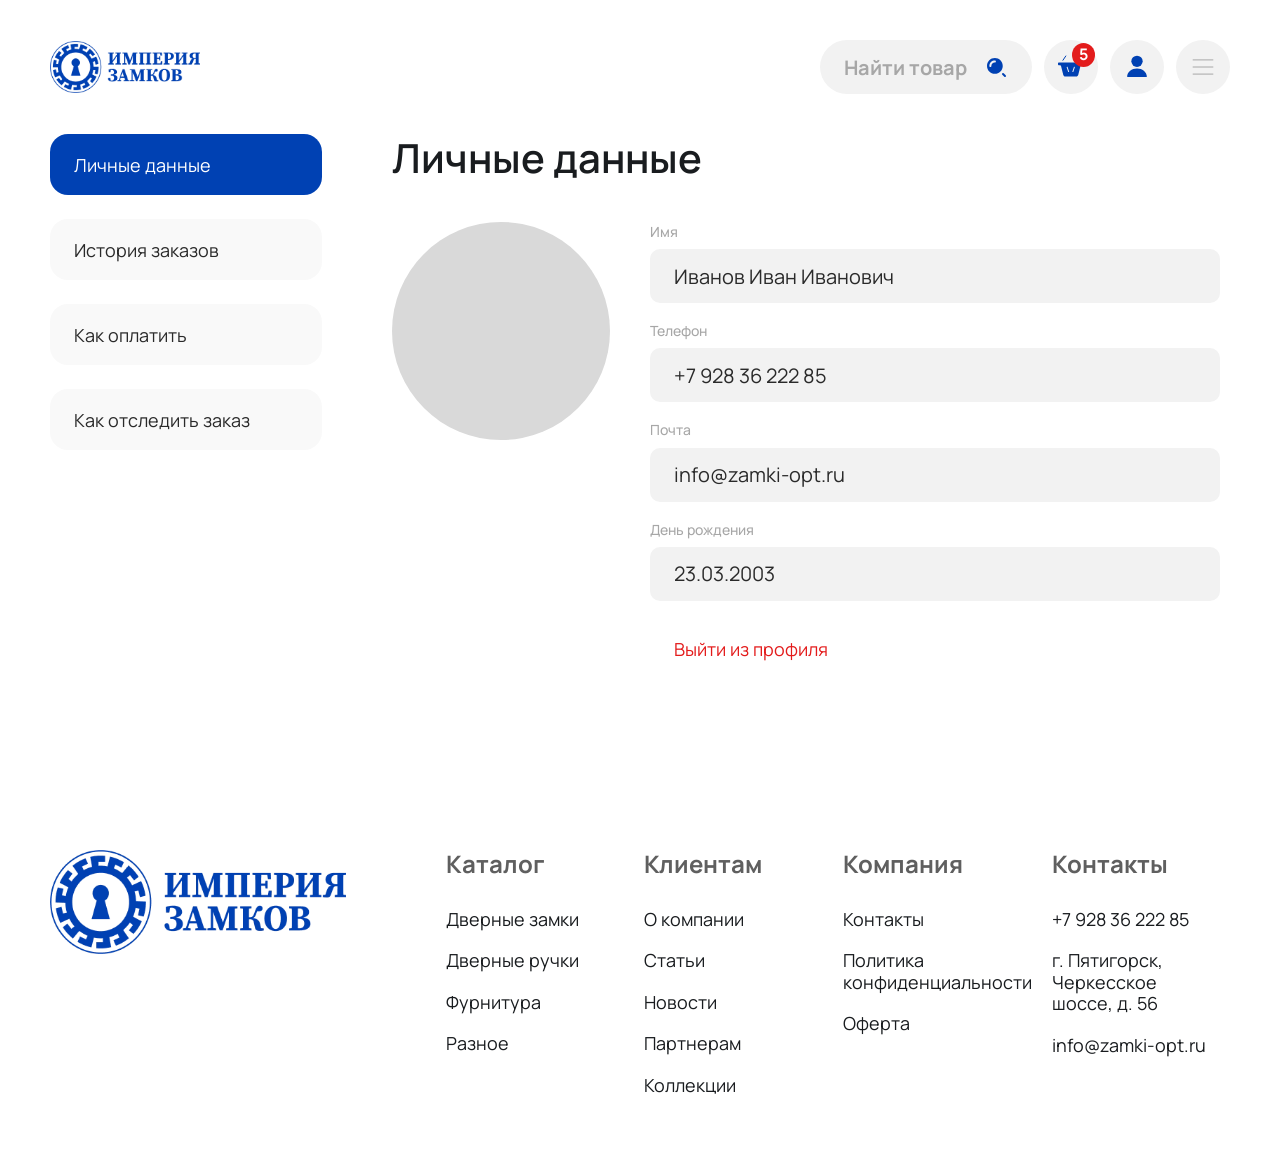
<file: profile.html>
<!DOCTYPE html>
<html lang="ru">

<head>
	<meta charset="UTF-8">
	<meta name="viewport" content="width=device-width, initial-scale=1.0">
	<title>Личные данные</title>
	<link rel="stylesheet" href="css/style.css">
	<link rel="stylesheet" href="css/splide-core.min.css">
</head>

<body class="page_profile">
	<header>
		<div class="container">
			<a href="index.html" class="logo">
				<img src="images/logo.webp" alt="">
			</a>
			<nav class="nav accordions">
				<div class="nav-menu-trigger link accordion _open">
					<div class="accordion__q accordion__trigger">
						<span>Каталог</span>
						<svg width="34" height="34" viewBox="0 0 34 34" fill="none" xmlns="http://www.w3.org/2000/svg">
							<path d="M25.5 12.75L17 21.25L8.5 12.75" stroke="#696969" />
						</svg>
					</div>
					<section class="nav-menu accordion__a">
						<div class="group">
							<h4 class="group-title">Дверные замки</h4>
							<a href="catalog.html" class="group-link">Накладные</a>
							<a href="catalog.html" class="group-link">Врезные</a>
							<a href="catalog.html" class="group-link">Защелки дверные</a>
							<a href="catalog.html" class="group-link">Навесные</a>
							<a href="catalog.html" class="group-link">Кодовые</a>
						</div>
						<div class="group">
							<h4 class="group-title">Дверные ручки</h4>
							<a href="catalog.html" class="group-link">Раздельные</a>
							<a href="catalog.html" class="group-link">На планке</a>
							<a href="catalog.html" class="group-link">Скобы</a>
							<a href="catalog.html" class="group-link">Кнобы</a>
							<a href="catalog.html" class="group-link">Для раздвижных дверей</a>
							<a href="catalog.html" class="group-link">Кнопки</a>
						</div>
						<div class="group">
							<h4 class="group-title">Фурнитура</h4>
							<a href="catalog.html" class="group-link">Петли</a>
							<a href="catalog.html" class="group-link">Шпингалеты, засовы</a>
							<a href="catalog.html" class="group-link">Задвижки дверные</a>
							<a href="catalog.html" class="group-link">Фурнитура к «антипанике»</a>
						</div>
						<div class="group _double">
							<h4 class="group-title">Разное</h4>
							<a href="catalog.html" class="group-link">Механизмы секретности</a>
							<a href="catalog.html" class="group-link">Броненакладки</a>
							<a href="catalog.html" class="group-link">Накладки, wc-комплекты</a>
							<a href="catalog.html" class="group-link">Таблички информационные</a>
							<a href="catalog.html" class="group-link">Дверные доводчики</a>
							<a href="catalog.html" class="group-link">Цифры дверные</a>
							<a href="catalog.html" class="group-link">Оконная фурнитура</a>
							<a href="catalog.html" class="group-link">Кронштейны</a>
							<a href="catalog.html" class="group-link">Упоры дверные</a>
							<a href="catalog.html" class="group-link">Мебельная фурнитура</a>
							<a href="catalog.html" class="group-link">Крючки</a>
							<a href="catalog.html" class="group-link">Почтовые ящики</a>
							<a href="catalog.html" class="group-link">Почтовые замки</a>
							<a href="catalog.html" class="group-link">Перфорированный крепеж</a>
							<a href="catalog.html" class="group-link">Оптика</a>
							<a href="catalog.html" class="group-link">Разное</a>
						</div>
					</section>
				</div>
				<a href="about-company.html" class="link">О компании</a>
				<a href="news.html" class="link">Новости</a>
				<a href="cooperation.html" class="link">Партнерам</a>
				<a href="collection.html" class="link">Коллекции</a>
				<a href="contacts.html" class="link">Контакты</a>
			</nav>
			<div class="actions">
				<button class="search-trigger">
					<img src="images/icons/search.svg" alt="">
				</button>
				<label class="component_search">
					<input type="text" placeholder="Найти товар">
					<img src="images/icons/search.svg" alt="">
				</label>
				<a href="ordering.html" class="basket">
					<img src="images/icons/basket.svg" alt="">
					<span>5</span>
				</a>
				<a href="profile.html" class="person">
					<img src="images/icons/user.svg" alt="">
				</a>
				<button class="mobile-nav-trigger">
					<svg class="lines" width="34" height="34" viewBox="0 0 34 34" fill="none" xmlns="http://www.w3.org/2000/svg">
						<path d="M7.08337 9.91675H26.9167" stroke="#A7A7A7" stroke-linecap="round" />
						<path d="M7.08337 17H26.9167" stroke="#A7A7A7" stroke-linecap="round" />
						<path d="M7.08337 24.0833H26.9167" stroke="#A7A7A7" stroke-linecap="round" />
					</svg>

					<svg class="close" width="34" height="34" viewBox="0 0 34 34" fill="none" xmlns="http://www.w3.org/2000/svg">
						<path d="M28.3334 5.66675L5.66669 28.3334" stroke="#A7A7A7" stroke-linecap="round"
							stroke-linejoin="round" />
						<path d="M5.66665 5.66675L28.3333 28.3334" stroke="#A7A7A7" stroke-linecap="round"
							stroke-linejoin="round" />
					</svg>
				</button>

			</div>

		</div>
	</header>

	<main>
		<section class="profile tab-system">
			<div class="container">
				<aside class="tabs">
					<button class="tab-trigger _active" data-tab="personal_info">Личные данные</button>
					<button class="tab-trigger" data-tab="order_history">История заказов</button>
					<button class="tab-trigger" data-tab="how_to_pay">Как оплатить</button>
					<button class="tab-trigger" data-tab="how_to_track">Как отследить заказ</button>
				</aside>

				<section class="content">
					<section class="tab-content _active" data-tab="personal_info">
						<h2 class="title">Личные данные</h2>
						<div class="personal">
							<div class="avatar"></div>
							<div class="inputs">
								<div>
									<span class="input-label">Имя</span>
									<input class="component_input" type="text" value="Иванов Иван Иванович" readonly required>
								</div>
								<div>
									<span class="input-label">Телефон</span>
									<input class="component_input" type="text" value="+7 928 36 222 85" readonly required>
								</div>
								<div>
									<span class="input-label">Почта</span>
									<input class="component_input" type="email" value="info@zamki-opt.ru" readonly required>
								</div>
								<div>
									<span class="input-label">День рождения</span>
									<input class="component_input" type="text" value="23.03.2003" readonly required>
								</div>
								<button class="sign-out">Выйти из профиля</button>
							</div>
						</div>
					</section>
					<section class="tab-content" data-tab="order_history">
						<section class="order">
							<h2 class="title">Заказ №3212345566</h2>
							<div class="products">
								<article href="history-order.html" class="component_product">
									<div class="product-id">МК000002494</div>
									<div class="product-image">
										<img src="images/products/mini.png" loading="lazy" alt="">
									</div>
									<div class="product-name">Замок накладной Apecs 0556-C-BN</div>
									<div class="product-price">
										<div class="new-price">2 300₽</div>
										<div class="old-price">2 500₽</div>
									</div>
									<div class="amount">5 шт</div>
								</article>
								<article href="history-order.html" class="component_product">
									<div class="product-id">МК000002494</div>
									<div class="product-image">
										<img src="images/products/mini.png" loading="lazy" alt="">
									</div>
									<div class="product-name">Замок накладной Apecs 0556-C-BN</div>
									<div class="product-price">
										<div class="new-price">2 300₽</div>
										<div class="old-price">2 500₽</div>
									</div>
									<div class="amount">15 шт</div>
								</article>
								<article href="history-order.html" class="component_product">
									<div class="product-id">МК000002494</div>
									<div class="product-image">
										<img src="images/products/mini.png" loading="lazy" alt="">
									</div>
									<div class="product-name">Замок накладной Apecs 0556-C-BN</div>
									<div class="product-price">
										<div class="new-price">2 300₽</div>
										<div class="old-price">2 500₽</div>
									</div>
									<div class="amount">52 шт</div>
								</article>
								<article href="history-order.html" class="component_product">
									<div class="product-id">МК000002494</div>
									<div class="product-image">
										<img src="images/products/mini.png" loading="lazy" alt="">
									</div>
									<div class="product-name">Замок накладной Apecs 0556-C-BN</div>
									<div class="product-price">
										<div class="new-price">2 300₽</div>
										<div class="old-price">2 500₽</div>
									</div>
									<div class="amount">1 шт</div>
								</article>
							</div>
							<div class="final-desk">
								<div class="info">
									<span class="info-q">Получатель</span>
									<span class="info-a">Иванов Иван Иванович</span>
								</div>
								<div class="info">
									<span class="info-q">Телефон</span>
									<span class="info-a">+7 928 36 222 85</span>
								</div>
								<div class="info">
									<span class="info-q">Адрес</span>
									<span class="info-a">г. Пятигорск, ул. Мира, д. 77</span>
								</div>
								<div class="info">
									<span class="info-q">Оплата</span>
									<span class="info-a">Наличными</span>
								</div>
								<div class="total">
									<span>Стоимость заказа</span>
									<span>35 799 руб.</span>
								</div>
								<button class="submit">Повторить заказ</button>
							</div>
						</section>

						<section class="history-orders">
							<h2 class="title">История заказов</h2>
							<div class="order-list">
								<button class="order-preview">
									<div class="top">
										<div class="order-date">
											<span>10.03.2026</span>
											<span>15:30</span>
										</div>
										<div class="order-status-building">Сборка</div>
									</div>
									<div class="order-title">Заказ №3212345566</div>
									<div class="bot">
										<span class="order-count">10 товаров</span>
										<div class="order-price">
											<div class="new-price">26 300₽</div>
											<div class="old-price">27 500₽</div>
										</div>
									</div>
								</button>
								<button class="order-preview">
									<div class="top">
										<div class="order-date">
											<span>10.03.2026</span>
											<span>15:30</span>
										</div>
										<div class="order-status-delivered">Доставлен</div>
									</div>
									<div class="order-title">Заказ №3212345566</div>
									<div class="bot">
										<span class="order-count">10 товаров</span>
										<div class="order-price">
											<div class="new-price">26 300₽</div>
											<div class="old-price">27 500₽</div>
										</div>
									</div>
								</button>
								<button class="order-preview">
									<div class="top">
										<div class="order-date">
											<span>10.03.2026</span>
											<span>15:30</span>
										</div>
										<div class="order-status-canceled">Отменен</div>
									</div>
									<div class="order-title">Заказ №3212345566</div>
									<div class="bot">
										<span class="order-count">10 товаров</span>
										<div class="order-price">
											<div class="new-price">26 300₽</div>
											<div class="old-price">27 500₽</div>
										</div>
									</div>
								</button>
							</div>
						</section>
					</section>
					<section class="tab-content" data-tab="how_to_pay">
						<h2 class="title">Как оплатить</h2>
						<div class="text">
							<p>
								Российские ученые придумали, как обеззаразить дверные ручки. Разаработка принадлежит команде стартапа из
								Российского университета дружбы народов (РУДН).
							</p>
							<p>
								Как уточнили в пресс-службе Национальной технологической инициативы (НТИ), специалисты предложили
								оснастить дверные ручки ультрафиолетом, благодаря чему уничтожаются <b>до 96% бактерий и вирусов</b>,
								находящихся на ее поверхности. При этом на обеззараживанрие требуется всего 2,5-3 секунды.
							</p>
							<p class="blue">
								Ультрафиолетовая лампа находится внутри дверной ручки, а сверху и снизу - металлические колпачки с
								датчиками движения и аккумуляторами. Датчики срабатывают, когда человек прикасается к дверной ручке, а
								ультрафиолет пробивается через прозрачную поверхность ручки и обеззараживает ее.
							</p>
						</div>
					</section>
					<section class="tab-content" data-tab="how_to_track">
						<h2 class="title">Как отследить заказ</h2>
						<div class="text">
							<p>
								Российские ученые придумали, как обеззаразить дверные ручки. Разаработка принадлежит команде стартапа из
								Российского университета дружбы народов (РУДН).
							</p>
							<p>
								Как уточнили в пресс-службе Национальной технологической инициативы (НТИ), специалисты предложили
								оснастить дверные ручки ультрафиолетом, благодаря чему уничтожаются <b>до 96% бактерий и вирусов</b>,
								находящихся на ее поверхности. При этом на обеззараживанрие требуется всего 2,5-3 секунды.
							</p>
							<p class="blue">
								Ультрафиолетовая лампа находится внутри дверной ручки, а сверху и снизу - металлические колпачки с
								датчиками движения и аккумуляторами. Датчики срабатывают, когда человек прикасается к дверной ручке, а
								ультрафиолет пробивается через прозрачную поверхность ручки и обеззараживает ее.
							</p>
						</div>
					</section>
				</section>
			</div>
		</section>
	</main>

	<footer>
		<div class="container">
			<div class="logo">
				<img src="images/logo.webp" loading="lazy" alt="">
			</div>
			<div class="lists">
				<div class="list">
					<h5 class="list-title">Каталог</h5>
					<a href="catalog.html" class="list-item">Дверные замки</a>
					<a href="catalog.html" class="list-item">Дверные ручки</a>
					<a href="catalog.html" class="list-item">Фурнитура</a>
					<a href="catalog.html" class="list-item">Разное</a>
				</div>
				<div class="list">
					<h5 class="list-title">Клиентам</h5>
					<a href="about-company.html" class="list-item">О компании</a>
					<a href="news.html" class="list-item">Статьи</a>
					<a href="news.html" class="list-item">Новости</a>
					<a href="cooperation.html" class="list-item">Партнерам</a>
					<a href="collection.html" class="list-item">Коллекции</a>
				</div>
				<div class="list">
					<h5 class="list-title">Компания</h5>
					<a href="contacts.html" class="list-item">Контакты</a>
					<a href="" class="list-item">Политика <br> конфиденциальности</a>
					<a href="" class="list-item">Оферта</a>
				</div>
				<div class="list">
					<h5 class="list-title">Контакты</h5>
					<span class="list-item">+7 928 36 222 85</span>
					<span class="list-item">г. Пятигорск, Черкесское <br> шоссе, д. 56</span>
					<span class="list-item">info@zamki-opt.ru</span>
				</div>
			</div>
		</div>
	</footer>

	<script src="js/index.js"></script>
	<script src="js/history-order.js"></script>
</body>

</html>
</file>
<file: css/style.css>
@font-face{font-family:"Manrope";src:url("../fonts/manrope/Manrope-VariableFont_wght.ttf")}*{padding:0;margin:0;border:0}*,*:before,*:after{box-sizing:border-box}:focus,:active{outline:none}a:focus,a:active{outline:none}nav,footer,header,aside{display:block}html,body{font-size:100%;line-height:1;font-size:16px;-ms-text-size-adjust:100%;-moz-text-size-adjust:100%;-webkit-text-size-adjust:100%}html{overflow-x:hidden}input,button,textarea{font-family:inherit;font-size:inherit;color:inherit}input::-moz-placeholder, textarea::-moz-placeholder{color:inherit}input::placeholder,textarea::placeholder{color:inherit}input::-ms-clear{display:none}button{cursor:pointer;font-size:inherit;font-family:inherit;background:rgba(0,0,0,0)}button::-moz-focus-inner{padding:0;border:0}a{text-decoration:none;color:inherit}a:hover{text-decoration:none}ul li{list-style:none}img{vertical-align:top}h1,h2,h3,h4,h5,h6{font-size:inherit;font-weight:inherit}span,button,a{display:inline-block}p{display:block}:root{--black: #191C1F;--grey: #70695E;--z-header-nav: 40;--z-header: 50;--z-mask: 70;--z-modal: 100;--container-padding: 60px}@media(width < 1440px){:root{--container-padding: 50px}}@media(width < 1024px){:root{--container-padding: 40px}}@media(width < 768px){:root{--container-padding: 20px}}.modal::-webkit-scrollbar{display:none}.modal{-ms-overflow-style:none;scrollbar-width:none}.page_profile *[data-tab=personal_info] .sign-out,.page_catalog .catalog-content .filter-trigger,.page_main .catalog .see-all,.component_product .counter,.page_catalog .catalog-content .sidebar-trigger,.modal__close,.page_profile *[data-tab=order_history] .submit,.page_ordering .ordering .submit,.page_news .news .show-more,.page_main .product-modal .buy,.page_main .start-slide .button,.page_news .news .card-button,.page_catalog .catalog-content .filter-menu__button,.page_catalog .category .tab-trigger,.page_main .start-slide .splide__slide:nth-child(1) .button,.component_search .component_search__see-all{display:flex;align-items:center;justify-content:center;width:-moz-fit-content;width:fit-content;height:54px;padding:0 40px;font-size:20px;font-weight:700;border-radius:100px;text-align:center}.page_news .news .card-button,.page_catalog .catalog-content .filter-menu__button,.page_catalog .category .tab-trigger,.page_main .start-slide .splide__slide:nth-child(1) .button,.component_search .component_search__see-all{background:#f2f2f2;color:#0041b3}.page_profile *[data-tab=order_history] .submit,.page_ordering .ordering .submit,.page_news .news .show-more,.page_main .product-modal .buy,.page_main .start-slide .button{background:#0041b3;color:#fff}.page_main .start-catalog .bg{position:absolute;top:0;left:0;width:100%;height:100%;-o-object-fit:cover;object-fit:cover}.page_catalog .catalog-content .filter-trigger input,.page_catalog .catalog-content .filter-menu__option input,.page_catalog .catalog-content .filter-menu__button input{position:absolute;z-index:-9999;width:0;height:0}.page_profile .profile .title,.page_ordering .ordering .title,.page_contacts .content .title,.page_about-company .content .title,.page_cooperation .cooperation .content .title,.page_article .article .title,.page_news .news .title,.page_collection .collection .title,.page_catalog .catalog-content .title,.page_main .partners .title,.page_main .catalog .title{font-size:48px;font-weight:600}@media(width < 1440px){.page_profile .profile .title,.page_ordering .ordering .title,.page_contacts .content .title,.page_about-company .content .title,.page_cooperation .cooperation .content .title,.page_article .article .title,.page_news .news .title,.page_collection .collection .title,.page_catalog .catalog-content .title,.page_main .partners .title,.page_main .catalog .title{font-size:40px}}@media(width < 1024px){.page_profile .profile .title,.page_ordering .ordering .title,.page_contacts .content .title,.page_about-company .content .title,.page_cooperation .cooperation .content .title,.page_article .article .title,.page_news .news .title,.page_collection .collection .title,.page_catalog .catalog-content .title,.page_main .partners .title,.page_main .catalog .title{font-size:32px}}@media(width < 768px){.page_profile .profile .title,.page_ordering .ordering .title,.page_contacts .content .title,.page_about-company .content .title,.page_cooperation .cooperation .content .title,.page_article .article .title,.page_news .news .title,.page_collection .collection .title,.page_catalog .catalog-content .title,.page_main .partners .title,.page_main .catalog .title{font-size:24px;font-weight:700}}.page_catalog .catalog-content .sidebar-trigger,.modal__close{min-width:54px;padding:0;cursor:pointer;min-height:54px;background:#f2f2f2}.page_catalog .catalog-content .sidebar-trigger svg,.modal__close svg{width:34px;height:34px}header{margin-top:40px;background:#fff}header:has(.nav-menu-trigger:hover) .nav-menu{opacity:1;visibility:visible;translate:-50%}header .container{display:flex;align-items:center;justify-content:space-between}header .logo img{height:73px}header .nav{flex:0 1 auto;display:flex;gap:40px;align-items:center}header .actions{display:flex;justify-content:end;gap:12px}header .nav-menu-trigger{transition:0s}header .nav-menu-trigger .accordion__q{cursor:pointer;display:flex;align-items:center;gap:0;justify-content:center}header .link{font-size:20px;color:dimgray}header .link:hover{color:#0041b3}header .link:hover path{stroke:#0041b3}header .basket{position:relative}header .basket span{right:3px;top:3px;color:#fff;background:#e31c1c;padding:0 7px;height:24px;display:flex;align-items:center;justify-content:center;border-radius:50%;position:absolute;font-weight:700}header .person,header .basket,header .search-trigger,header .mobile-nav-trigger{display:flex;align-items:center;justify-content:center;width:54px;height:54px;border-radius:50%;background:#f2f2f2}header .nav-menu{opacity:0;visibility:hidden;translate:-50% 40px;width:1548px;position:absolute;z-index:var(--z-header);top:123px;left:50%;background:#f2f2f2;border-radius:18px;padding:48px;display:flex;gap:40px}header .nav-menu:hover{opacity:1;visibility:visible;translate:-50%}header .nav-menu::after{top:-40px;left:0;width:100%;position:absolute;content:"";height:40px}header .group{flex:0 1 260px;display:flex;flex-direction:column;gap:24px}header .group-title{font-size:24px;font-weight:700;margin-bottom:8px;grid-column:span 2;color:#2a2a2a}header .group-link{font-size:20px;color:dimgray;align-self:start}header .group-link:hover{color:#0041b3}header ._double{flex:0 1 552px;display:grid;grid-template-columns:repeat(2, 1fr)}header .mobile-nav-trigger{display:none}header .mobile-nav-trigger .close{display:none}header .search-trigger{display:none}header .mobile-nav-trigger._open .close{display:flex}header .mobile-nav-trigger._open .lines{display:none}header .hover-only{pointer-events:none}@media(width >= 1440px){header .accordion__a{overflow:visible !important;transition:.2s !important;height:auto !important;min-height:var(--min-height) !important;pointer-events:auto !important}}@media(width < 1550px){header .logo img{height:unset;width:150px}header .nav{gap:24px}header .nav-menu{width:1300px}}@media(width < 1440px){header .container>*{position:relative;z-index:var(--z-header)}header .mobile-nav-trigger{display:flex}header .nav-menu-trigger{display:block}header .nav-menu{opacity:1;visibility:visible;position:static;translate:0 !important;padding:0;width:auto;align-items:center;background:none;display:flex;flex-direction:column;gap:30px}header .accordion._open .accordion__a{padding:30px 0}header .accordion._open .accordion__q svg{rotate:180deg}header .group{align-items:center;flex:unset;gap:16px}header .group-title{color:#2a2a2a;margin:0}header .group-link{align-self:center;font-weight:400;color:dimgray}header ._double{display:flex}header .link{font-size:24px;font-weight:700;color:dimgray}header .nav{overflow-y:auto;position:fixed;z-index:var(--z-header-nav);top:0;left:0;top:94px;padding:60px 0;width:100%;height:calc(100% - 94px);background:#fff;flex-direction:column;align-items:center;transition:.3s;translate:100%}header .nav._open{translate:0}}@media(width < 768px){header .logo img{width:122px}header .actions{gap:4px}header._searching .component_search{display:flex}header._searching .search-trigger,header._searching .basket,header._searching .person,header._searching .mobile-nav-trigger{display:none}header .search-trigger{display:flex}header .component_search{display:none}}@media(width < 400px){header .logo img{width:102px}header .person,header .basket,header .search-trigger,header .mobile-nav-trigger{width:44px;height:44px}}footer{margin-top:140px;padding:80px 0 120px}footer .logo{flex:0 1 422px;max-width:422px}footer .logo img{width:100%}footer .container{display:flex;gap:100px;justify-content:space-between}footer .lists{flex:0 1 1117px;display:grid;grid-template-columns:repeat(4, 1fr);gap:20px}footer .list-title{font-size:24px;font-weight:700;color:#5f5f5f;margin-bottom:10px}footer .list-item{font-size:18px;width:-moz-fit-content;width:fit-content}footer .list-item:hover{color:#0041b3}footer .list{display:flex;flex-direction:column;gap:20px}@media(width < 1440px){footer{padding:60px 0;margin-top:110px}}@media(width < 1024px){footer{padding:40px 0;margin-top:80px}}@media(width < 1024px){footer .container{flex-direction:column-reverse;gap:60px}footer .logo{flex:unset}footer .lists{flex:unset}}@media(width < 768px){footer .lists{grid-template-columns:repeat(2, auto);row-gap:58px}footer .list-title{margin:0}footer .list:nth-child(1){order:1}footer .list:nth-child(2){order:3}footer .list:nth-child(3){order:2}footer .list:nth-child(4){order:4}}@media(width < 425px){footer .lists{justify-content:start}}@media(width < 400px){footer .lists{display:flex;flex-direction:column;gap:32px}}.splide__arrows{display:flex}.splide__arrows .splide__arrow{background:#f2f2f2;border-radius:50%;height:54px;width:54px;flex:0 0 54px;transition:.2s}.splide__arrows .splide__arrow img,.splide__arrows .splide__arrow svg{width:34px;height:34px}.splide__arrows .splide__arrow:disabled{opacity:0;visibility:hidden}.tab-system .tab-content{height:0;overflow:hidden}.tab-system .tab-content._active{height:unset}.accordion{transition:.3s}.accordion .accordion__q{display:flex;justify-content:space-between;align-items:center;gap:20px;cursor:pointer;transition:inherit}.accordion .accordion__a{align-content:center}.accordion button{transition:inherit}.component_search{display:flex;align-items:center;background:#f2f2f2;padding:0 24px;border-radius:100px;color:#0041b3;position:relative}.component_search:has(input:focus) .component_search__results{display:flex}.component_search input{width:140px;height:54px;font-weight:700;font-size:20px;background:rgba(0,0,0,0);padding-right:12px;min-width:0}.component_search input::-moz-placeholder{color:#a7a7a7}.component_search input::placeholder{color:#a7a7a7}.component_search .component_search__results{display:none;position:absolute;top:calc(100% + 24px);z-index:var(--z-header);right:0;background:#f2f2f2;border-radius:18px;max-width:372px;width:calc(100vw - var(--container-padding)*2);padding:32px;color:dimgray;flex-direction:column;gap:12px;line-height:1.4;font-size:20px}.component_search .component_search__result:hover{color:#0041b3}.component_search .component_search__see-all{background:#fff;width:100%;padding:0}@media(width < 375px){.component_search{padding:0 12px}.component_search input{padding-right:4px;width:120px}}.component_application-form{background:#0041b3;border-radius:18px;padding:38px 48px 48px;color:#fff;display:flex;flex-direction:column;gap:12px;text-align:center;line-height:1.4}.component_application-form .title{font-size:24px;font-weight:700}.component_application-form .text{font-size:20px}.component_application-form .text a{text-decoration:underline}.component_application-form .input{margin-top:4px;display:flex;flex-direction:column;align-items:start;gap:12px}.component_application-form .input-label{font-weight:500;font-size:14px}@media(width < 1440px){.component_application-form{padding:32px}.component_application-form .text{font-size:18px}}@media(width < 1024px){.component_application-form{text-align:left}.component_application-form .text{font-size:16px;line-height:1.4}}@media(width < 768px){.component_application-form{padding:24px}.component_application-form .text{font-size:14px}}.component_input{height:54px;font-size:20px;padding:0 24px;border-radius:10px;background:#fff;width:100%;color:#0041b3}.component_input::-moz-placeholder{color:#a7a7a7}.component_input::placeholder{color:#a7a7a7}.component_product{padding:16px 24px;background:#fff;border-radius:10px;display:flex;align-items:center;gap:44px}.component_product .product-id{font-size:20px;color:dimgray}.component_product .product-image{background:#f2f2f2;border-radius:5px}.component_product .product-image img{height:80px;width:66px;-o-object-fit:cover;object-fit:cover;mix-blend-mode:multiply}.component_product .product-name{font-size:20px;max-width:170px;line-height:1.4}.component_product .product-price{display:flex;gap:8px;align-items:center;flex:1 1 auto;justify-content:center;margin-left:130px;white-space:nowrap}.component_product .new-price{font-size:24px;font-weight:700;color:#0041b3}.component_product .old-price{font-weight:500;font-size:14px;color:#a7a7a7;text-decoration:line-through}.component_product .counter{background:#f2f2f2;width:200px;gap:4px;font-size:20px;font-weight:700;color:#0041b3}.component_product .increment,.component_product .decrement{display:flex;cursor:pointer}.component_product .increment:hover path,.component_product .decrement:hover path{stroke:#0041b3}@media(width < 1650px){.component_product .product-price{margin:0}}@media(width < 1440px){.component_product{gap:24px;row-gap:6px;display:grid;grid-template-columns:65px 1fr 1fr}.component_product .product-image{order:1;grid-row:span 2;justify-self:start}.component_product .product-name{order:2;grid-column:span 2;max-width:unset;align-self:start}.component_product .product-id{order:3;grid-column:span 2;align-self:start}.component_product .counter{margin-top:18px;order:4;grid-column:span 2}.component_product .product-price{margin-top:18px;order:5}}@media(width < 768px){.component_product .product-price{flex-direction:column-reverse;gap:0;align-items:end}.component_product .counter{width:90px;padding:0}}.modal{position:fixed;z-index:var(--z-modal);top:0;left:0;width:100%;height:100%;display:flex;background:rgba(0,0,0,.5058823529);overflow-y:scroll;overflow-x:hidden;padding:var(--container-padding);visibility:hidden;opacity:0;pointer-events:none;transition:.2s}.modal._open{visibility:visible;opacity:1;pointer-events:unset}.modal._open .modal__body{translate:0}.modal__body{translate:0 40px;transition:.2s;margin:auto;flex:0 1 1462px;max-width:1462px;border-radius:40px;background:#fff;position:relative;padding:60px}.modal__close{position:absolute;right:60px;top:60px;z-index:2}@media(width < 1024px){.modal__close{top:18px;right:18px}}.page_main .start-slide .container{position:relative}.page_main .start-slide .splide__track{border-radius:10px;contain:paint}.page_main .start-slide .splide__slide:nth-child(1){color:#fff}.page_main .start-slide .splide__slide:nth-child(1) img{width:160%;height:160%;translate:-20% -20%}.page_main .start-slide .splide__slide{color:var(--black);height:460px;padding:42px 62px 62px;display:flex;flex-direction:column}.page_main .start-slide .splide__arrow--prev{position:absolute;z-index:2;top:50%;translate:-50% -50%;left:var(--container-padding)}.page_main .start-slide .splide__arrow--next{position:absolute;z-index:2;top:50%;translate:50% -50%;right:var(--container-padding)}.page_main .start-slide .bg{position:absolute;z-index:-1;top:0;left:0;width:100%;height:100%;-o-object-fit:cover;object-fit:cover}.page_main .start-slide .title{font-size:64px;font-weight:600}.page_main .start-slide .subtitle{margin-top:20px;opacity:.7;font-size:32px;font-weight:600}.page_main .start-slide .button{margin-top:auto}@media(width < 1440px){.page_main .start-slide .title{font-size:54px}.page_main .start-slide .subtitle{font-size:28px}}@media(width < 1024px){.page_main .start-slide .title{font-size:48px}.page_main .start-slide .splide__slide{padding:22px 32px 32px;height:400px}.page_main .start-slide .subtitle{font-size:24px;margin-top:12px}}@media(width < 768px){.page_main .start-slide .title{font-size:32px}.page_main .start-slide .subtitle{font-size:20px}.page_main .start-slide .splide__arrow--prev{translate:-16px -50%}.page_main .start-slide .splide__arrow--next{translate:16px -50%}}@media(width < 400px){.page_main .start-slide .splide__slide{padding:16px}.page_main .start-slide .splide__slide:nth-child(1) .button{padding:0;width:100%}.page_main .start-slide .button{padding:0;width:100%}}@media(width < 375px){.page_main .start-slide .title{font-size:28px}}.page_main .start-catalog{margin-top:40px}.page_main .start-catalog .splide__slide{position:relative;height:274px;padding:40px;background:#f2f2f2;border-radius:10px;contain:paint}.page_main .start-catalog .bg{z-index:-1}.page_main .start-catalog .title{color:var(--black);font-weight:600;font-size:32px}.page_main .start-catalog .text{margin-top:12px;font-size:20px;color:#a7a7a7}.page_main .start-catalog .splide__track{margin:0 calc((100vw - 100%)/-2)}@media(width < 1440px){.page_main .start-catalog .splide__slide{padding:32px}}@media(width < 1024px){.page_main .start-catalog{margin-top:24px}.page_main .start-catalog .title{font-size:28px}.page_main .start-catalog .splide__slide{padding:24px;height:200px}.page_main .start-catalog .text{margin-top:8px;font-size:17px}}@media(width < 768px){.page_main .start-catalog .title{font-size:24px}.page_main .start-catalog .splide__slide{padding:16px}.page_main .start-catalog .text{font-size:14px}}.page_main .catalog{margin-top:140px}.page_main .catalog .head{display:flex;align-items:center;justify-content:space-between}.page_main .catalog .see-all{background:#f2f2f2;color:#0041b3}.page_main .catalog .see-all svg,.page_main .catalog .see-all img{display:none}.page_main .catalog .grid{margin-top:50px;gap:40px 22px;display:grid;grid-template-columns:repeat(6, 1fr)}.page_main .catalog .card{position:relative}.page_main .catalog .image{background:#f2f2f2;border-radius:10px;contain:paint;aspect-ratio:273/333;width:100%}.page_main .catalog .bg{width:100%;height:100%;mix-blend-mode:multiply;-o-object-fit:cover;object-fit:cover}.page_main .catalog .tags{position:absolute;top:12px;left:14px;display:flex;gap:4px;flex-wrap:wrap;max-width:150px}.page_main .catalog .tag{font-weight:700;color:#fff;height:24px;padding:0 12px;display:flex;align-items:center;justify-content:center;border-radius:100px}.page_main .catalog .red{background:#e31c1c}.page_main .catalog .actions{margin-top:24px;padding:0 12px;display:flex;gap:8px}.page_main .catalog .name{display:-webkit-box;-webkit-line-clamp:2;-webkit-box-orient:vertical;overflow:hidden;text-overflow:ellipsis;font-size:20px}.page_main .catalog .price{margin-top:16px;display:flex;gap:8px;align-items:center;flex-wrap:wrap}.page_main .catalog .new-price{color:#0041b3;font-size:24px;font-weight:700}.page_main .catalog .old-price{font-size:14px;font-weight:500;color:#a7a7a7;text-decoration:line-through}.page_main .catalog .basket{background:#f2f2f2;border-radius:50%;width:54px;height:54px;flex:0 0 54px;display:flex;align-items:center;justify-content:center}.page_main .catalog .basket img,.page_main .catalog .basket svg{width:34px;height:34px}.page_main .catalog .orange{background:#f37f2d}.page_main .catalog .purple{background:#8a38f5}@media(width < 1600px){.page_main .catalog .grid{grid-template-columns:repeat(5, 1fr)}}@media(width < 1440px){.page_main .catalog{margin-top:100px}.page_main .catalog .grid{grid-template-columns:repeat(4, 1fr)}}@media(width < 1024px){.page_main .catalog{margin-top:60px}.page_main .catalog .see-all{width:54px;height:54px;padding:0}.page_main .catalog .see-all span{display:none}.page_main .catalog .see-all svg,.page_main .catalog .see-all img{display:flex;width:32px;height:32px}.page_main .catalog .grid{row-gap:32px;margin-top:24px;grid-template-columns:repeat(3, 1fr)}.page_main .catalog .actions{flex-direction:column;gap:12px;padding:0}.page_main .catalog .basket{width:100%;border-radius:100px}.page_main .catalog .price{margin-top:8px}}@media(width < 768px){.page_main .catalog .grid{grid-template-columns:repeat(2, 1fr)}.page_main .catalog .name{font-size:18px}}@media(width < 375px){.page_main .catalog .grid{-moz-column-gap:12px;column-gap:12px}}.page_main .partners{margin-top:140px}.page_main .partners .row{margin-top:40px;gap:24px;display:grid;grid-template-columns:repeat(6, 1fr)}.page_main .partners .card{border-radius:10px;contain:paint;background:#f2f2f2;padding:0 14px;display:flex;align-items:center;justify-content:center;aspect-ratio:274/120}.page_main .partners .card img{mix-blend-mode:multiply;width:100%}@media(width < 1440px){.page_main .partners{margin-top:110px}.page_main .partners .row{grid-template-columns:repeat(4, 1fr)}}@media(width < 1024px){.page_main .partners{margin-top:80px}.page_main .partners .row{margin-top:30px;grid-template-columns:repeat(3, 1fr);gap:12px}}@media(width < 768px){.page_main .partners .row{grid-template-columns:repeat(2, 1fr);gap:8px}}.page_main .product-modal .modal__body{display:flex;gap:60px}.page_main .product-modal .sliders{display:flex;gap:12px}.page_main .product-modal .left{flex:1 1 0;min-width:0}.page_main .product-modal .right{flex:1 1 0}.page_main .product-modal .splide{min-width:0}.page_main .product-modal .splide .splide__slide{background:rgba(0,0,0,.0784313725);contain:paint}.page_main .product-modal .splide .splide__slide img{mix-blend-mode:multiply}.page_main .product-modal #product-preview_splide img{width:100%;height:100%;-o-object-fit:cover;object-fit:cover}.page_main .product-modal #product-preview_splide .splide__slide{border-radius:10px}.page_main .product-modal #product-preview_splide .splide__pagination{counter-reset:pagination-num}.page_main .product-modal #product-preview_splide .splide__pagination__page:before{counter-increment:pagination-num;content:counter(pagination-num)}.page_main .product-modal .counter{color:#fff;font-weight:700;background:#a7a7a7;padding:0 12px;height:24px;border-radius:100px;display:flex;align-items:center;justify-content:center;position:absolute;z-index:1;bottom:8px;left:50%;translate:-50%;display:none}.page_main .product-modal #product-preview-minimap_splide{flex:0 0 98px}.page_main .product-modal #product-preview-minimap_splide .splide__slide{cursor:pointer;border-radius:3px;aspect-ratio:98/120}.page_main .product-modal #product-preview-minimap_splide .splide__slide img{width:100%;-o-object-fit:cover;object-fit:cover}.page_main .product-modal #product-preview-minimap_splide .splide__slide.is-active::after{position:absolute;content:"";top:0;left:0;width:100%;height:100%;background:rgba(0,0,0,.2274509804)}.page_main .product-modal .splide__arrow{margin:12px auto 0}.page_main .product-modal .splide__arrow--prev{display:none}.page_main .product-modal .files{display:flex;margin-top:24px;gap:24px;flex-wrap:wrap}.page_main .product-modal .file{display:flex;gap:12px;align-items:center;font-size:14px;font-weight:500;color:#111}.page_main .product-modal .file span{max-width:100px}.page_main .product-modal .title{font-size:32px;font-weight:600;max-width:360px}.page_main .product-modal .tags{margin-top:18px;display:flex;-moz-column-gap:24px;column-gap:24px;row-gap:12px;flex-wrap:wrap}.page_main .product-modal .tag{color:#5f5f5f;font-size:14px;font-weight:500}.page_main .product-modal .blue{color:#0041b3}.page_main .product-modal .price-and-button{margin-top:32px;display:flex;justify-content:space-between;flex-wrap:wrap;row-gap:12px;gap:8px}.page_main .product-modal .price{display:flex;align-items:center;gap:8px}.page_main .product-modal .prices{display:flex;gap:8px;align-items:center}.page_main .product-modal .new-price{color:#0041b3;font-size:32px;font-weight:600}.page_main .product-modal .old-price{font-size:14px;font-weight:500;color:#a7a7a7;text-decoration:line-through}.page_main .product-modal .discount{color:#fff;background:#e31c1c;font-weight:700;height:24px;align-items:center;justify-content:center;display:flex;padding:0 12px;border-radius:100px}.page_main .product-modal .info{margin-top:60px;display:grid;grid-template-columns:repeat(2, 1fr);color:dimgray;font-size:18px}.page_main .product-modal .info>div{padding:8px 16px}.page_main .product-modal .info>div:nth-child(4n-3){background:#f2f2f2;border-radius:10px 0 0 10px}.page_main .product-modal .info>div:nth-child(4n-2){background:#f2f2f2;border-radius:0 10px 10px 0}.page_main .product-modal ._mobile{display:none}@media(width < 1440px){.page_main .product-modal #product-preview-minimap_splide{flex:0 0 60px}.page_main .product-modal .prices{flex-direction:column-reverse;gap:0;align-items:start}.page_main .product-modal .modal__body{padding:40px;gap:40px}}@media(width < 1024px){.page_main .product-modal ._mobile{display:flex}.page_main .product-modal ._desktop{display:none}.page_main .product-modal .modal__body{flex-direction:column}.page_main .product-modal #product-preview-minimap_splide{flex:0 0 120px}.page_main .product-modal .info{margin-top:40px}.page_main .product-modal .title{font-size:28px}.page_main .product-modal .files{margin-top:40px}}@media(width < 768px){.page_main .product-modal #product-preview-minimap_splide{display:none}.page_main .product-modal #product-preview_splide .splide__slide{border-radius:30px}.page_main .product-modal .counter{display:flex}.page_main .product-modal .modal__body{padding:10px 10px 30px;gap:16px}.page_main .product-modal .title{font-size:24px}.page_main .product-modal .info{font-size:16px}.page_main .product-modal .tags{gap:16px;font-size:14px}}.page_catalog main{margin-top:80px}@media(width < 1440px){.page_catalog main{margin-top:60px}}@media(width < 1024px){.page_catalog main{margin-top:40px}}.page_catalog .catalog .container{display:flex;position:relative}@media(width < 1440px){.page_catalog .catalog .container{gap:24px}}.page_catalog .catalog:has(.sidebar-trigger input:checked) .category{visibility:visible;opacity:1;translate:0}.page_catalog .category{flex:0 0 446px}.page_catalog .category .head{display:flex;gap:8px;margin-bottom:40px;flex-wrap:wrap}.page_catalog .category .tab-trigger{padding:0 20px}.page_catalog .category .tab-trigger._active{background:#0041b3;color:#fff}.page_catalog .category .tab-content{padding-left:20px}.page_catalog .category .groups{display:flex;flex-direction:column;gap:22px}.page_catalog .category .group{display:flex;flex-direction:column;gap:14px;align-items:start}.page_catalog .category .group-title{color:#2a2a2a;font-weight:700;font-size:24px}.page_catalog .category .list{display:flex;flex-direction:column;align-items:start;gap:8px}.page_catalog .category .option{color:dimgray;font-size:20px;cursor:pointer}.page_catalog .category .option._active{color:#0041b3}@media(width < 1440px){.page_catalog .category{flex:0 0 auto}}@media(width < 1024px){.page_catalog .category{position:absolute;top:74px;left:var(--container-padding);z-index:var(--z-header-nav);width:calc(100vw - var(--container-padding)*2);background:#f2f2f2;border-radius:18px;opacity:0;visibility:hidden;transition:.2s;translate:0 40px;padding:32px}.page_catalog .category .tab-content{padding:0}.page_catalog .category .tab-trigger{background:#fff}.page_catalog .category .groups,.page_catalog .category .list{max-height:340px;overflow-y:auto}.page_catalog .category .head{margin-bottom:24px}}@media(width < 768px){.page_catalog .category .tab-trigger{padding:0 16px}}.page_catalog .catalog-content{flex:1 1 auto}.page_catalog .catalog-content .head{display:flex;justify-content:space-between;align-items:center;position:relative}.page_catalog .catalog-content .filter-menu{position:absolute;z-index:var(--z-header-nav);top:calc(100% + 20px);border-radius:18px;padding:48px;right:0;background:#f2f2f2;max-width:1540px;width:calc(100vw - var(--container-padding)*2);opacity:0;visibility:hidden;transition:.2s;translate:0 40px}.page_catalog .catalog-content:has(.filter-trigger input:checked) .filter-menu{opacity:1;visibility:visible;translate:0}.page_catalog .catalog-content .filter-menu__title{font-size:24px;font-weight:700}.page_catalog .catalog-content .filter-menu__type{margin-top:24px;margin-bottom:18px;display:flex;gap:16px;flex-wrap:wrap}.page_catalog .catalog-content .filter-menu__button{background:#fff;cursor:pointer}.page_catalog .catalog-content .filter-menu__button:has(input:checked){background:#0041b3;color:#fff}.page_catalog .catalog-content .filter-menu__list{margin-top:24px;display:grid;grid-template-columns:repeat(5, 1fr);gap:16px;flex-direction:column}.page_catalog .catalog-content .filter-menu__group{display:flex;flex-direction:column;gap:16px}.page_catalog .catalog-content .filter-menu__option{width:-moz-fit-content;width:fit-content;font-size:20px;color:dimgray;padding-left:32px;position:relative;cursor:pointer}.page_catalog .catalog-content .filter-menu__option::after{content:"";position:absolute;top:50%;left:0;translate:0 -50%;width:24px;height:24px;background:url("../images/icons/checkbox-unchecked.svg")}.page_catalog .catalog-content .filter-menu__option:has(input:checked){color:#0041b3}.page_catalog .catalog-content .filter-menu__option:has(input:checked)::after{background:url("../images/icons/checkbox-checked.svg")}.page_catalog .catalog-content .filter-trigger{padding:0;width:54px;background:#f2f2f2;cursor:pointer}.page_catalog .catalog-content .accordions{margin-top:50px;display:flex;gap:16px;flex-direction:column;min-height:585px}.page_catalog .catalog-content .accordion{background:#f9f9f9;border-radius:18px;padding:16px 24px}.page_catalog .catalog-content .accordion._open>.accordion__q>button{rotate:180deg}.page_catalog .catalog-content .accordion__q{padding:8px 24px;border-radius:8px}.page_catalog .catalog-content .accordion__content{display:flex;flex-direction:column;gap:12px;padding-top:12px}.page_catalog .catalog-content .ac-sub{padding:0}.page_catalog .catalog-content .ac-sub._open .accordion__q{background:#fff}.page_catalog .catalog-content .ac-title{font-weight:700;font-size:24px}.page_catalog .catalog-content .ac-subtitle{font-size:20px;font-weight:700;color:dimgray}.page_catalog .catalog-content .sidebar-trigger{display:none}@media(width < 1500px){.page_catalog .catalog-content .filter-menu__list{grid-template-columns:repeat(3, 1fr)}}@media(width < 1024px){.page_catalog .catalog-content .accordions{margin-top:30px}.page_catalog .catalog-content .sidebar-trigger{display:flex}.page_catalog .catalog-content .filter-menu{padding:32px}.page_catalog .catalog-content .filter-menu__list{grid-template-columns:1fr}.page_catalog .catalog-content .head{justify-content:start;gap:8px}.page_catalog .catalog-content .filter-trigger{margin-left:auto}.page_catalog .catalog-content .filter-menu__list{max-height:450px;overflow-y:auto}}@media(width < 768px){.page_catalog .catalog-content .accordions{margin-top:20px}.page_catalog .catalog-content .filter-menu__type{gap:8px}.page_catalog .catalog-content .filter-menu__button{padding:0 16px}.page_catalog .catalog-content .accordions>.accordion{padding:16px}.page_catalog .catalog-content .ac-subtitle{font-size:18px;font-weight:400}.page_catalog .catalog-content .accordion__q{padding:8px 14px}.page_catalog .catalog-content .accordion__content{gap:8px;padding-top:8px}}.page_collection main{margin-top:70px}@media(width < 1024px){.page_collection main{margin-top:30px}}.page_collection .collection .groups{margin-top:40px;display:flex;gap:40px;flex-direction:column}.page_collection .collection .subtitle{font-size:32px;font-weight:600}.page_collection .collection .splide__track{margin:32px calc((100vw - 100%)/-2) 0}.page_collection .collection .file{border-radius:10px;background:#f9f9f9;display:flex;flex-direction:column;gap:24px;align-items:start;width:257px;min-height:170px;font-size:24px;font-weight:700;padding:24px 24px 18px;gap:10px}.page_collection .collection .file span{margin-top:auto}@media(width < 1440px){.page_collection .collection .subtitle{font-size:28px}}@media(width < 1024px){.page_collection .collection .groups{margin-top:30px}.page_collection .collection .splide__track{margin-top:16px}.page_collection .collection .subtitle{font-size:24px}.page_collection .collection .file{font-size:20px;font-weight:400}}@media(width < 768px){.page_collection .collection .title{max-width:300px}.page_collection .collection .subtitle{font-size:20px}.page_collection .collection .file{padding:8px;width:160px;font-size:18px}}.page_news main{margin-top:90px}@media(width < 1440px){.page_news main{margin-top:50px}}@media(width < 1024px){.page_news main{margin-top:30px}}.page_news .news .head{display:flex;align-items:center;justify-content:space-between}.page_news .news .component_search{width:422px;justify-content:space-between}.page_news .news .component_search input{width:auto;flex:1 1 auto}.page_news .news .grid{margin-top:60px;gap:70px 36px;display:grid;grid-template-columns:repeat(4, 1fr)}.page_news .news .card-image{border-radius:10px;contain:paint;aspect-ratio:410/333}.page_news .news .card-image img{width:100%;height:100%;-o-object-fit:cover;object-fit:cover}.page_news .news .card-body{margin-top:24px;padding:0 18px}.page_news .news .card-date{font-weight:500;font-size:14px;color:#ccc;display:flex;align-items:center;gap:4px}.page_news .news .card-date hr{width:1px;height:16px;background:#ccc}.page_news .news .card-title{font-size:20px;font-weight:700;margin-top:10px;display:-webkit-box;-webkit-line-clamp:2;-webkit-box-orient:vertical;overflow:hidden;text-overflow:ellipsis}.page_news .news .card-text{margin-top:12px;font-size:18px;display:-webkit-box;-webkit-line-clamp:2;-webkit-box-orient:vertical;overflow:hidden;text-overflow:ellipsis}.page_news .news .card-button{width:100%;margin-top:24px}.page_news .news .show-more{margin:104px auto 0}@media(width < 1440px){.page_news .news .grid{grid-template-columns:repeat(3, 1fr);gap:54px 24px}}@media(width < 1024px){.page_news .news .grid{margin-top:46px;grid-template-columns:repeat(2, 1fr)}}@media(width < 768px){.page_news .news .head{flex-direction:column;align-items:start;gap:20px}.page_news .news .grid{grid-template-columns:1fr}.page_news .news .component_search{width:100%}}.page_article main{margin-top:60px}@media(width < 1024px){.page_article main{margin-top:40px}}.page_article .article{line-height:1.4;text-wrap:balance}.page_article .article .body{max-width:1166px;margin:0 auto}.page_article .article .head{display:flex;align-items:center;gap:12px;font-size:18px;color:#a7a7a7}.page_article .article .head span{margin-left:auto}.page_article .article .prev,.page_article .article .next{background:#f2f2f2;width:54px;height:54px;border-radius:50%;display:flex;align-items:center;justify-content:center}.page_article .article .title{text-align:center;max-width:1010px;margin:40px auto 0}.page_article .article .date{margin-top:30px;display:flex;align-items:center;justify-content:center;gap:4px;font-size:20px;gap:12px;color:#ccc}.page_article .article .date hr{height:16px;background:#ccc;width:1px}.page_article .article .image{margin-top:50px}.page_article .article .image img{width:100%;border-radius:10px}.page_article .article .text{margin-top:50px;gap:24px;display:flex;flex-direction:column;font-size:20px}.page_article .article .blue{border-radius:10px;background:#e6f5ff;padding:40px}.page_article .article .list{margin-top:40px;font-size:20px;display:flex;flex-direction:column;gap:16px}.page_article .article .list-title{font-weight:700;margin-bottom:8px}.page_article .article .list-item{padding-left:20px;position:relative}.page_article .article .list-item::before{content:"";position:absolute;top:8px;left:0;width:8px;height:8px;border-radius:50%;background:#0041b3}@media(width < 1024px){.page_article .article .date{margin-top:20px}.page_article .article .title{font-size:32px}.page_article .article .image{margin-top:30px}.page_article .article .text{margin-top:30px}.page_article .article .blue{padding:24px}}.page_cooperation main{margin-top:90px}@media(width < 1440px){.page_cooperation main{margin-top:60px}}@media(width < 1024px){.page_cooperation main{margin-top:30px}}.page_cooperation .cooperation .container{display:flex;gap:60px}.page_cooperation .cooperation .content{flex:1 1 892px;line-height:1.4}.page_cooperation .cooperation .content .text{margin-top:40px;font-size:20px}.page_cooperation .cooperation .content .bold{font-size:20px;margin-top:20px;display:inline-block}.page_cooperation .cooperation .content .points{margin-top:40px;display:flex;gap:26px;flex-wrap:wrap}.page_cooperation .cooperation .content .point{flex:1 1 0;height:215px;border-radius:18px;flex-direction:column;display:flex;align-items:center;justify-content:center;background:#f9f9f9;gap:14px;font-size:20px;text-align:center;padding:0 24px;min-width:200px}.page_cooperation .cooperation .component_application-form{flex:1 1 812px;align-self:flex-start}@media(width < 1024px){.page_cooperation .cooperation .container{flex-direction:column}.page_cooperation .cooperation .content{flex:unset}.page_cooperation .cooperation .content .text{margin-top:24px}.page_cooperation .cooperation .content .points{gap:16px}.page_cooperation .cooperation .content .point{height:167px}.page_cooperation .cooperation .component_application-form{flex:unset}}.page_about-company main{margin-top:90px}@media(width < 1440px){.page_about-company main{margin-top:60px}}@media(width < 1024px){.page_about-company main{margin-top:30px}}.page_about-company .about-company .container{display:flex;gap:80px}@media(width < 1024px){.page_about-company .about-company .container{flex-direction:column}}.page_about-company .content{flex:1 1 870px;line-height:1.4;display:flex;flex-direction:column;gap:60px}.page_about-company .content .title{margin-bottom:40px}.page_about-company .content .text{line-height:1.4;color:#2a2a2a;font-size:20px;text-wrap:balance}.page_about-company .content .points{margin-top:30px;color:#2a2a2a;display:flex;gap:26px;grid-template-columns:1fr 1fr 1fr 1fr}.page_about-company .content .point{height:140px;text-align:center;display:flex;align-items:center;justify-content:center;border-radius:18px;flex-direction:column;background:#f9f9f9;flex:1 1 190px}.page_about-company .content .point span{font-size:18px}.page_about-company .content .point b{font-size:24px}.page_about-company .content .point._blue{flex:1 1 238px;background:#0041b3;color:#fff;font-size:20px;font-weight:700}.page_about-company .content .subtitle{font-size:32px;font-weight:700;max-width:455px;margin-bottom:20px}.page_about-company .content .icon-points{margin-top:30px;display:flex;gap:26px;flex-wrap:wrap}.page_about-company .content .icon-point{display:flex;align-items:center;justify-content:center;flex-direction:column;font-size:20px;color:#2a2a2a;font-weight:700;gap:8px;background:#f9f9f9;border-radius:18px;height:190px;flex:1 1 0;padding:0 32px}.page_about-company .content .partners{margin-top:30px;display:grid;grid-template-columns:repeat(3, 1fr);gap:24px}.page_about-company .content .partner{background:#f2f2f2;border-radius:10px;display:flex;align-items:center;justify-content:center;aspect-ratio:273/120}.page_about-company .content .partner img{mix-blend-mode:multiply;-o-object-fit:contain;object-fit:contain;max-width:90%;max-height:100%}@media(width < 1440px){.page_about-company .content .subtitle{font-size:28px}.page_about-company .content .points{display:grid;grid-template-columns:repeat(2, 1fr);gap:16px}.page_about-company .content .point{padding:0 18px}.page_about-company .content .icon-point{height:143px}.page_about-company .content .icon-points{gap:16px}.page_about-company .content .partners{grid-template-columns:1fr 1fr}}@media(width < 1024px){.page_about-company .content{flex:unset}.page_about-company .content .title{margin-bottom:20px}.page_about-company .content .subtitle{font-size:24px}.page_about-company .content .point{height:92px}}@media(width < 768px){.page_about-company .content .points{gap:8px}.page_about-company .content .icon-points{gap:8px}.page_about-company .content .partners{gap:8px}}@media(width < 425px){.page_about-company .content .icon-points{flex-direction:column}.page_about-company .content .icon-point{flex:0 0 142px}}@media(width < 375px){.page_about-company .content .points{grid-template-columns:1fr}}.page_about-company .component_application-form{flex:1 1 812px;align-self:flex-start}@media(width < 1024px){.page_about-company .component_application-form{flex:unset}}.page_contacts main{margin-top:90px}@media(width < 1440px){.page_contacts main{margin-top:60px}}@media(width < 1024px){.page_contacts main{margin-top:30px}}.page_contacts .contacts .container{display:flex;gap:80px;align-items:start}@media(width < 1024px){.page_contacts .contacts .container{flex-direction:column}}.page_contacts .content{display:flex;gap:24px;flex:0 1 870px}.page_contacts .content .left{flex:0 1 272px}.page_contacts .content .title{line-height:1}.page_contacts .content .points{margin-top:32px;display:flex;flex-direction:column;gap:24px}.page_contacts .content .point{padding:20px 24px;background:#f9f9f9;border-radius:18px;display:flex;align-items:start;justify-content:center;flex-direction:column;gap:10px}.page_contacts .content .point-title{color:#5f5f5f;font-weight:500;font-size:14px}.page_contacts .content .point-text{font-size:18px;color:#2a2a2a}.page_contacts .content .right{flex:0 1 571px;border-radius:18px;contain:paint}.page_contacts .content .right iframe{width:100%;height:413px}@media(width < 1440px){.page_contacts .content{flex-direction:column}.page_contacts .content .right{flex:unset}.page_contacts .content .left{flex:unset}}@media(width < 1024px){.page_contacts .content{gap:40px;flex:unset;width:100%}.page_contacts .content .points{gap:16px}}.page_contacts .component_application-form{flex:1 1 812px}.page_contacts .component_application-form .text{display:none}.page_contacts .component_application-form .input{margin:0}@media(width < 1440px){.page_contacts .component_application-form .text{display:block}}@media(width < 1024px){.page_contacts .component_application-form{flex:unset}}.page_ordering main{margin-top:90px}@media(width < 1440px){.page_ordering main{margin-top:60px}}@media(width < 1024px){.page_ordering main{margin-top:30px}}.page_ordering .ordering .flex{margin-top:40px;gap:60px;display:flex}.page_ordering .ordering .products{flex:1 1 1130px;display:flex;flex-direction:column;gap:12px}.page_ordering .ordering .component_product{gap:16px;justify-content:space-between;background:#f9f9f9}.page_ordering .ordering .delete-and-counter{align-items:center;display:flex;gap:18px}.page_ordering .ordering .product-price{margin:0;flex:unset}.page_ordering .ordering .product-name{max-width:220px}.page_ordering .ordering .counter{background:#fff}.page_ordering .ordering .delete{display:flex}.page_ordering .ordering .delete:hover path{stroke:#e31c1c}.page_ordering .ordering .form{flex:1 1 570px;display:flex;flex-direction:column;gap:40px}.page_ordering .ordering .group{display:flex;gap:16px;flex-direction:column}.page_ordering .ordering .g-title{font-size:24px;font-weight:700;color:#2a2a2a}.page_ordering .ordering .g-checkbox{display:flex;gap:8px;background:#f9f9f9;display:flex;align-items:center;justify-content:center;gap:8px;height:52px;border-radius:16px;padding:0 16px;font-size:20px}.page_ordering .ordering .g-checkbox:has(input:checked) ._unchecked{display:none}.page_ordering .ordering .g-checkbox:has(input:checked) ._checked{display:flex}.page_ordering .ordering .g-flex{display:flex;gap:8px;flex-wrap:wrap}.page_ordering .ordering ._checked{display:none}.page_ordering .ordering ._purple{color:#8a38f5}.page_ordering .ordering .input-label{font-size:14px;font-weight:500;line-height:1;color:#a7a7a7}.page_ordering .ordering .component_input{margin-top:8px;color:#2a2a2a;background:#f2f2f2}.page_ordering .ordering .g-text{margin-top:-10px;font-size:14px;font-weight:500;color:#5f5f5f}.page_ordering .ordering .input-grid{display:grid;grid-template-columns:repeat(2, 1fr);gap:24px}.page_ordering .ordering .final-desk{padding:40px 48px;background:#f9f9f9;border-radius:18px}.page_ordering .ordering .info{display:flex;justify-content:space-between;font-size:20px;line-height:1;color:#2a2a2a}.page_ordering .ordering .info:not(:first-child){margin-top:16px}.page_ordering .ordering .total{font-size:24px;font-weight:700;display:flex;justify-content:space-between;margin-top:30px}.page_ordering .ordering .submit{margin-top:32px;width:100%;padding:0}.page_ordering .ordering .PP{margin-top:12px;font-size:14px;font-weight:500;color:#5f5f5f;text-align:center}@media(width < 1440px){.page_ordering .ordering .delete-and-counter{order:4;grid-column:span 2}.page_ordering .ordering .flex{gap:32px}.page_ordering .ordering .counter{margin:0}.page_ordering .ordering .delete{display:none}.page_ordering .ordering .input-grid{grid-template-columns:1fr}.page_ordering .ordering .final-desk{padding:32px}}@media(width < 1024px){.page_ordering .ordering .flex{margin-top:30px;flex-direction:column;gap:60px}.page_ordering .ordering .g-checkbox{font-size:18px}.page_ordering .ordering .component_input{font-size:18px}.page_ordering .ordering .final-desk{padding:24px}}.page_profile .profile .container{display:flex;gap:170px}.page_profile .profile .tabs{flex:0 0 272px;display:flex;flex-direction:column;gap:24px}.page_profile .profile .content{flex:0 1 868px}.page_profile .profile .tab-trigger{height:61px;background:#f9f9f9;font-size:18px;color:#2a2a2a;padding:0 24px;display:flex;align-items:center;border-radius:18px}.page_profile .profile .tab-trigger._active{background:#0041b3;color:#fff}@media(width < 1440px){.page_profile .profile .container{gap:70px}}@media(width < 1024px){.page_profile .profile .container{flex-direction:column}.page_profile .profile .tabs{gap:16px}.page_profile .profile .tab-trigger{justify-content:center}.page_profile .profile .title{text-align:center}}@media(width < 768px){.page_profile .profile .tabs{gap:8px}}.page_profile *[data-tab=order_history] .products{margin-top:40px;display:flex;flex-direction:column;gap:12px}.page_profile *[data-tab=order_history] .component_product{background:#f9f9f9;gap:16px;justify-content:space-between}.page_profile *[data-tab=order_history] .product-price{margin:0;flex:unset}.page_profile *[data-tab=order_history] .amount{margin-left:20px;font-size:20px;font-weight:700;background:#fff;color:#0041b3;padding:0 16px;display:flex;align-items:center;justify-content:center;border-radius:100px;height:54px}.page_profile *[data-tab=order_history] .final-desk{border-radius:18px;margin-top:40px;background:#f9f9f9;padding:48px}.page_profile *[data-tab=order_history] .info{display:flex;justify-content:space-between;font-size:18px;line-height:1}.page_profile *[data-tab=order_history] .info:not(:first-child){margin-top:18px}.page_profile *[data-tab=order_history] .info-q{color:#a7a7a7}.page_profile *[data-tab=order_history] .info-a{color:#2a2a2a}.page_profile *[data-tab=order_history] .total{margin-top:32px;font-size:24px;font-weight:700;color:#2a2a2a;display:flex;justify-content:space-between}.page_profile *[data-tab=order_history] .submit{margin-top:30px;width:100%}.page_profile *[data-tab=order_history] .order{display:none}.page_profile *[data-tab=order_history] .order-list{max-width:570px;margin-top:40px;display:flex;flex-direction:column;gap:24px}.page_profile *[data-tab=order_history] .order-preview{background:#f9f9f9;border-radius:10px;padding:16px 24px;justify-content:space-between;text-align:left;line-height:1;display:flex;flex-direction:column;gap:12px}.page_profile *[data-tab=order_history] .left{display:flex;flex-direction:column;gap:16px;align-items:start}.page_profile *[data-tab=order_history] .top{display:flex;justify-content:space-between}.page_profile *[data-tab=order_history] .bot{display:flex;justify-content:space-between;align-items:end}.page_profile *[data-tab=order_history] .order-date{color:#ccc;font-size:18px;display:flex;gap:12px}.page_profile *[data-tab=order_history] .order-title{font-size:24px;font-weight:700;text-wrap:nowrap}.page_profile *[data-tab=order_history] .order-count{font-size:14px;font-weight:500;color:dimgray}.page_profile *[data-tab=order_history] .right{display:flex;flex-direction:column;justify-content:space-between;flex:0 0 auto}.page_profile *[data-tab=order_history] .order-status-building,.page_profile *[data-tab=order_history] .order-status-delivered,.page_profile *[data-tab=order_history] .order-status-canceled{display:flex;align-items:center;justify-content:center;height:24px;padding:0 12px;border-radius:100px;color:#fff;font-weight:700;align-self:end}.page_profile *[data-tab=order_history] .order-status-building{background:#8a38f5}.page_profile *[data-tab=order_history] .order-status-delivered{background:#0041b3}.page_profile *[data-tab=order_history] .order-status-canceled{background:#ccc}.page_profile *[data-tab=order_history] .order-price{flex:0 0 auto;display:flex;align-items:center;gap:8px}.page_profile *[data-tab=order_history] .new-price{color:#0041b3;font-size:24px;font-weight:700}.page_profile *[data-tab=order_history] .old-price{font-size:14px;font-weight:500;text-decoration:line-through;color:#a7a7a7}@media(width < 1440px){.page_profile *[data-tab=order_history] .amount{margin:0;order:4;grid-column:span 2;justify-self:start}.page_profile *[data-tab=order_history] .final-desk{padding:32px}.page_profile *[data-tab=order_history] .order-title{font-size:22px}.page_profile *[data-tab=order_history] .new-price{font-size:22px}}@media(width < 1024px){.page_profile *[data-tab=order_history] .products{margin-top:30px}.page_profile *[data-tab=order_history] .order-list{margin:30px auto 0;gap:16px}.page_profile *[data-tab=order_history] .final-desk{padding:24px}.page_profile *[data-tab=order_history] .info{font-size:16px}.page_profile *[data-tab=order_history] .total{font-size:22px}.page_profile *[data-tab=order_history] .order-title{font-size:20px}.page_profile *[data-tab=order_history] .new-price{font-size:20px}}@media(width < 768px){.page_profile *[data-tab=order_history] .products{gap:8px}.page_profile *[data-tab=order_history] .info{font-size:14px}.page_profile *[data-tab=order_history] .info:not(:first-child){margin-top:14px}.page_profile *[data-tab=order_history] .total{font-size:20px;margin-top:24px}.page_profile *[data-tab=order_history] .submit{margin-top:24px}.page_profile *[data-tab=order_history] .order-list{gap:8px}}.page_profile *[data-tab=personal_info] .personal{display:flex;align-items:start;margin-top:40px;gap:80px}.page_profile *[data-tab=personal_info] .avatar{flex:0 0 218px;aspect-ratio:1;border-radius:50%;contain:paint;background:#d9d9d9}.page_profile *[data-tab=personal_info] .avatar img{width:100%;height:100%;-o-object-fit:cover;object-fit:cover}.page_profile *[data-tab=personal_info] .inputs{flex:0 1 570px;display:flex;flex-direction:column;gap:18px}.page_profile *[data-tab=personal_info] .component_input{background:#f2f2f2;margin-top:8px;color:#2a2a2a}.page_profile *[data-tab=personal_info] .input-label{line-height:1;font-weight:500;font-size:14px;color:#a7a7a7}.page_profile *[data-tab=personal_info] .sign-out{align-self:start;color:#e31c1c;font-size:18px;font-weight:400;padding:0 24px;height:61px}@media(width < 1440px){.page_profile *[data-tab=personal_info] .personal{gap:40px}}@media(width < 1024px){.page_profile *[data-tab=personal_info] .personal{flex-direction:column;gap:24px;align-items:center}.page_profile *[data-tab=personal_info] .inputs{flex:unset;width:600px}.page_profile *[data-tab=personal_info] .sign-out{align-self:center}}@media(width < 768px){.page_profile *[data-tab=personal_info] .inputs{width:100%}}.page_profile *[data-tab=how_to_pay] .text,.page_profile *[data-tab=how_to_track] .text{margin-top:40px;font-size:20px;line-height:1.4;display:flex;flex-direction:column;gap:24px;color:#2a2a2a}.page_profile *[data-tab=how_to_pay] .blue,.page_profile *[data-tab=how_to_track] .blue{padding:40px;background:#e6f5ff;border-radius:10px}@media(width < 1024px){.page_profile *[data-tab=how_to_pay] .text,.page_profile *[data-tab=how_to_track] .text{margin-top:30px}.page_profile *[data-tab=how_to_pay] .blue,.page_profile *[data-tab=how_to_track] .blue{padding:24px}}html._lock-scroll{overflow:hidden;scrollbar-gutter:stable;position:relative}html._lock-scroll .mask{opacity:1;pointer-events:visible}body{color:var(--black);font-family:Manrope;line-height:1.2;min-height:100vh;display:flex;flex-direction:column}main{margin-top:40px;margin-bottom:auto}.container{max-width:1880px;padding:0 var(--container-padding);margin:auto}path{transition:.2s}.mask{position:fixed;width:200%;height:200%;top:0;left:0;background:rgba(0,0,0,.3294117647);z-index:var(--z-mask);pointer-events:none;opacity:0;transition:.3s}.hidden{position:absolute;z-index:-9999;width:0;height:0}
</file>
